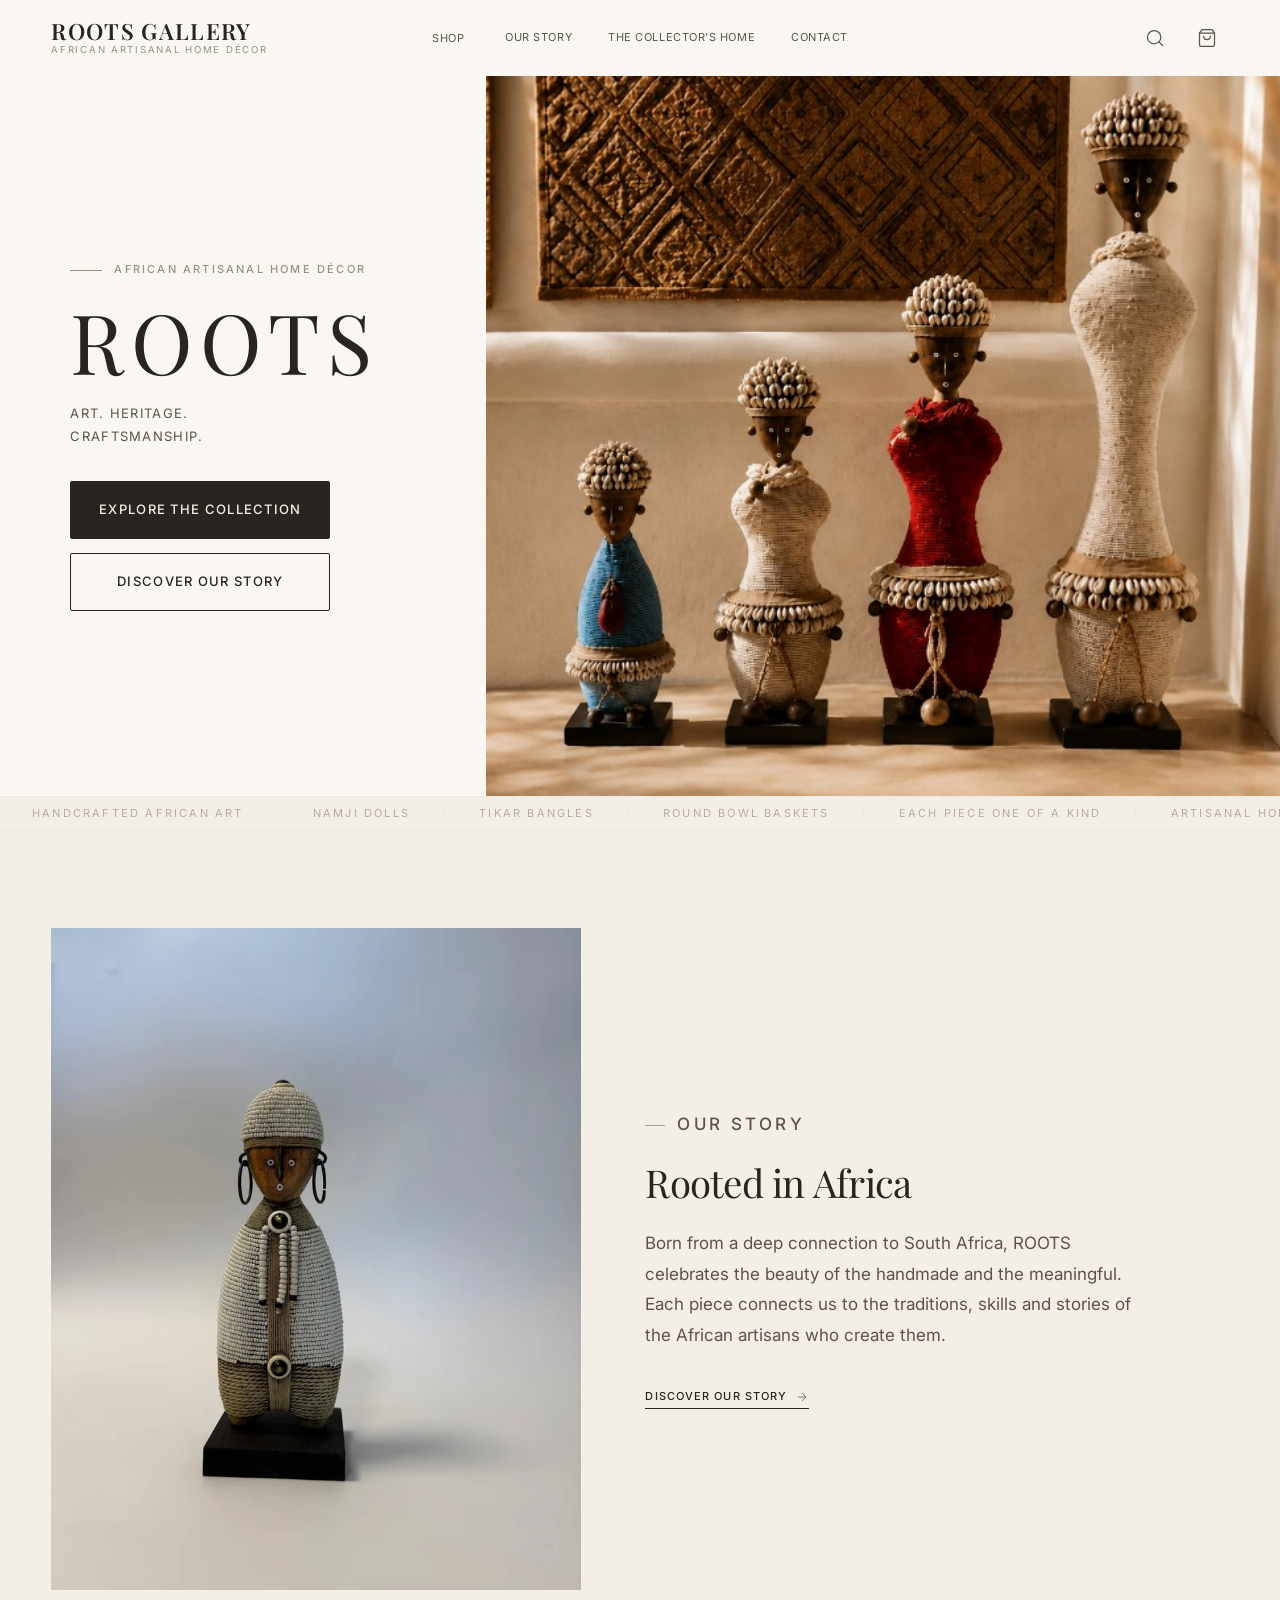
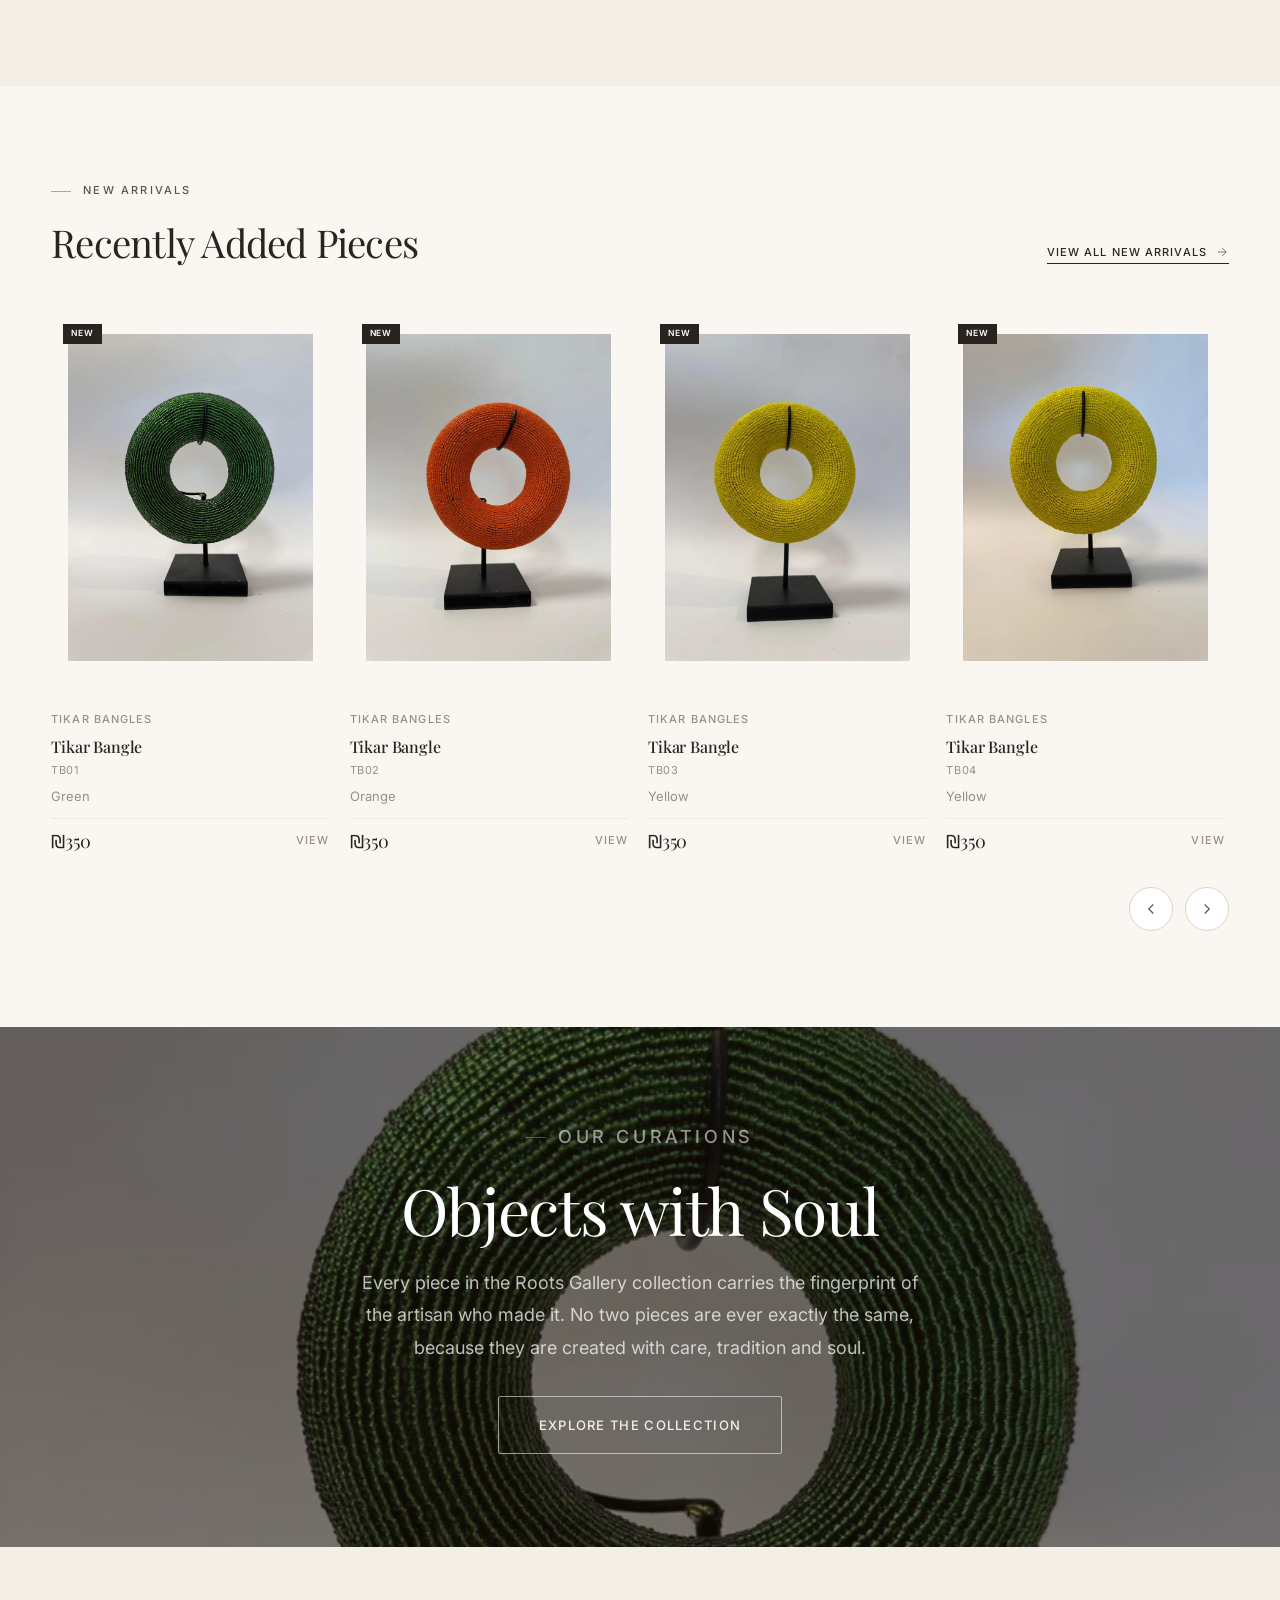
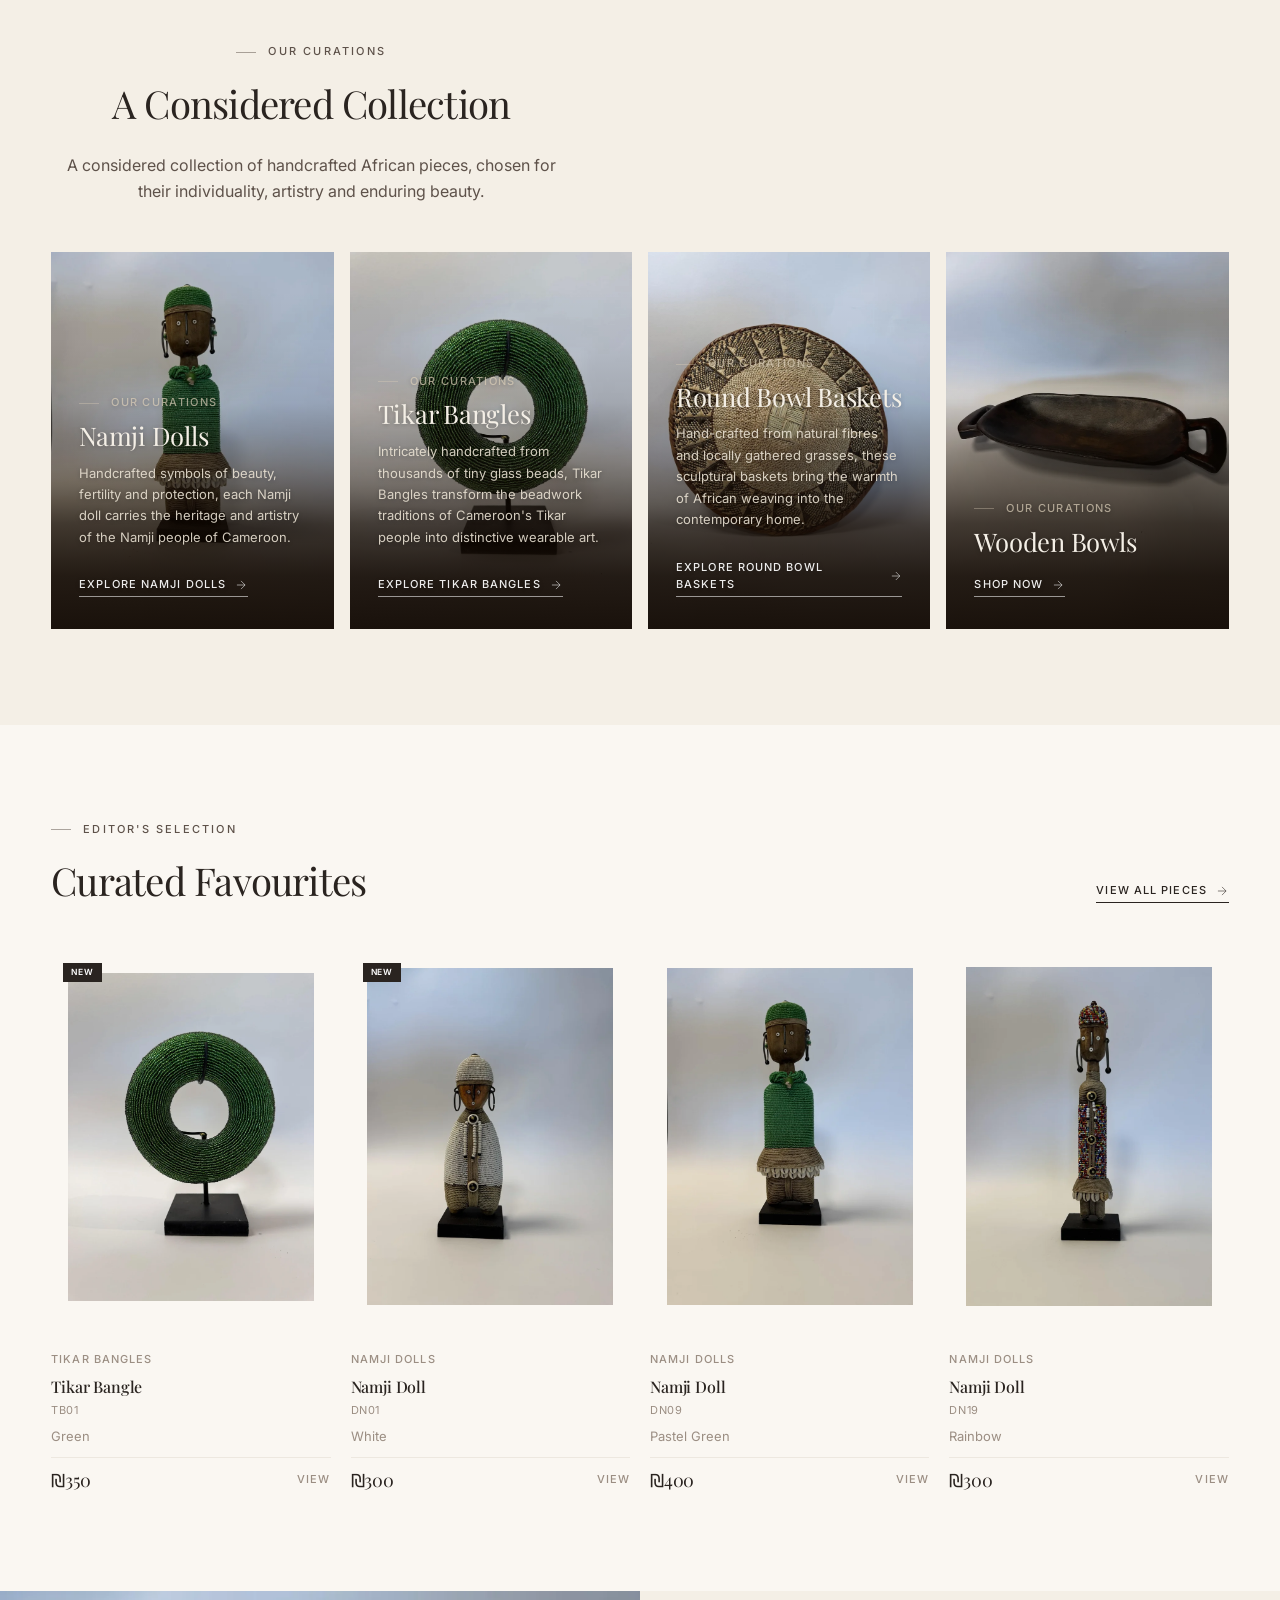
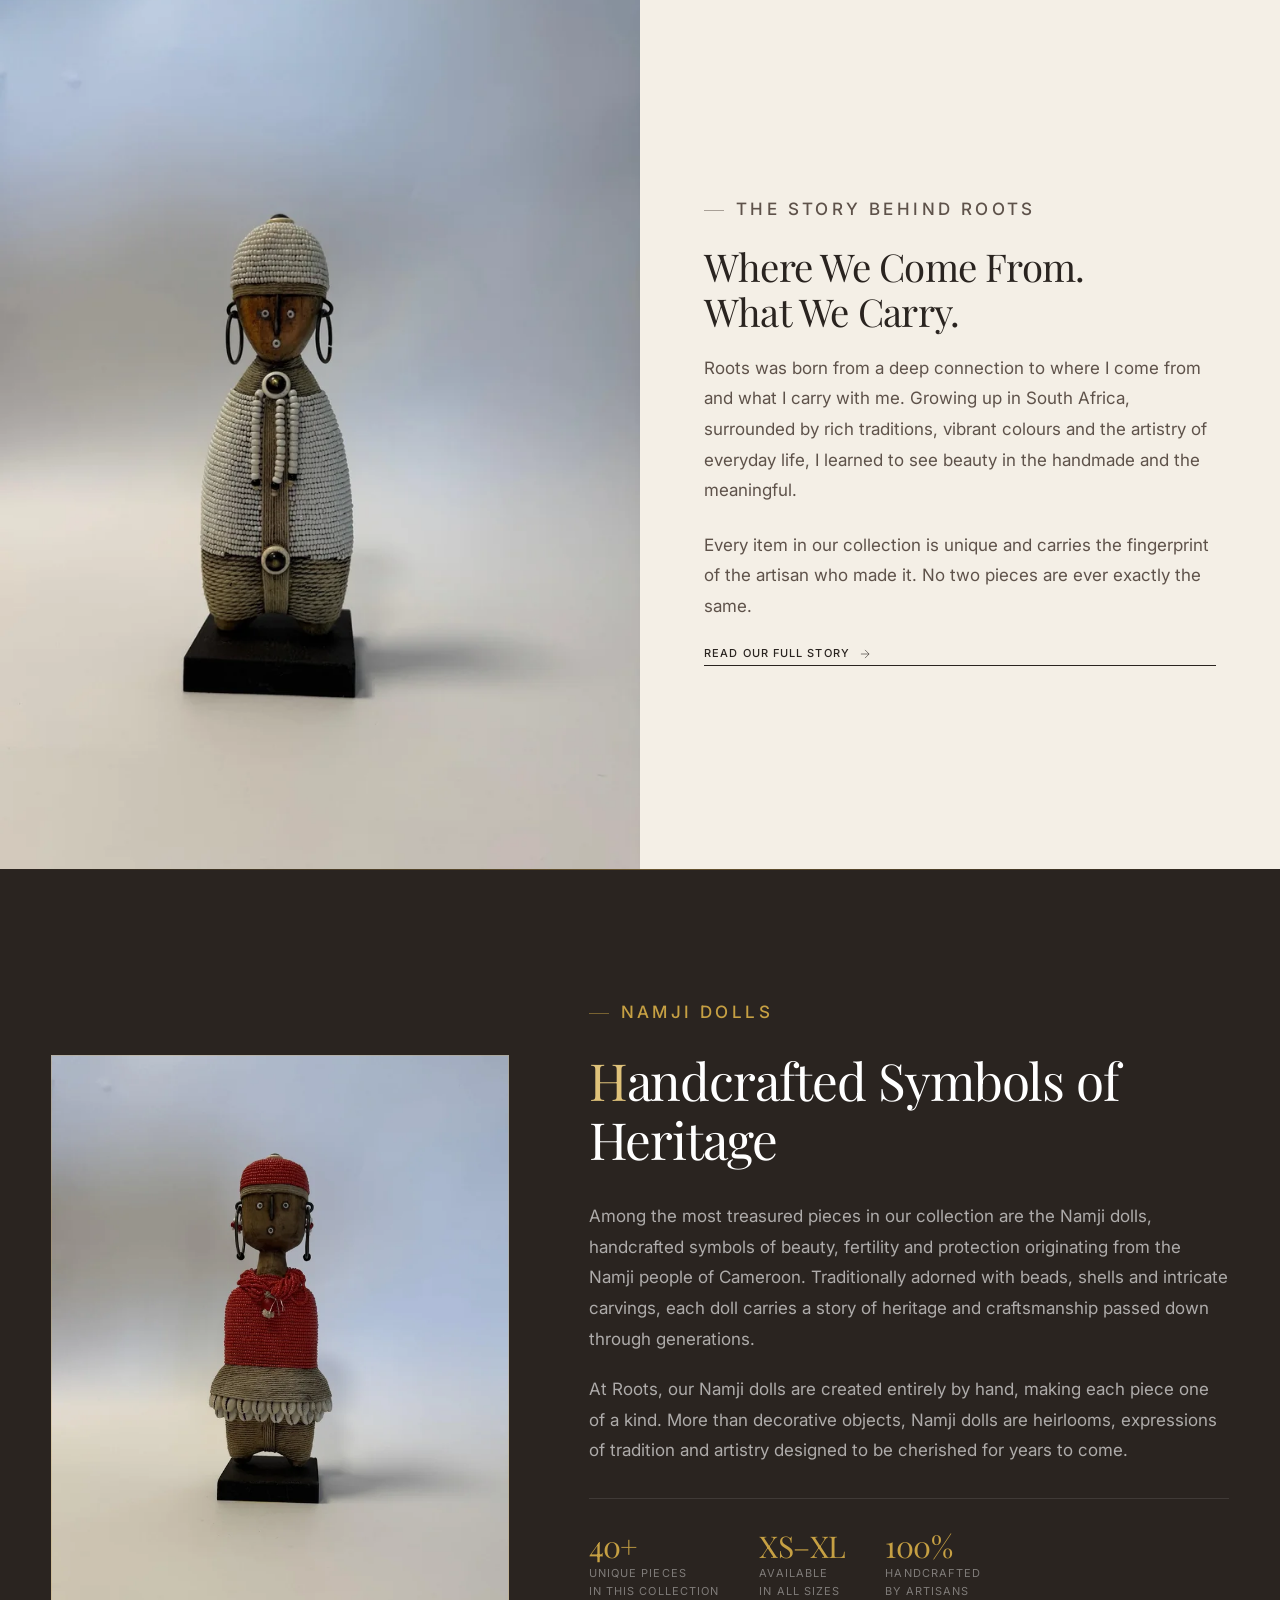
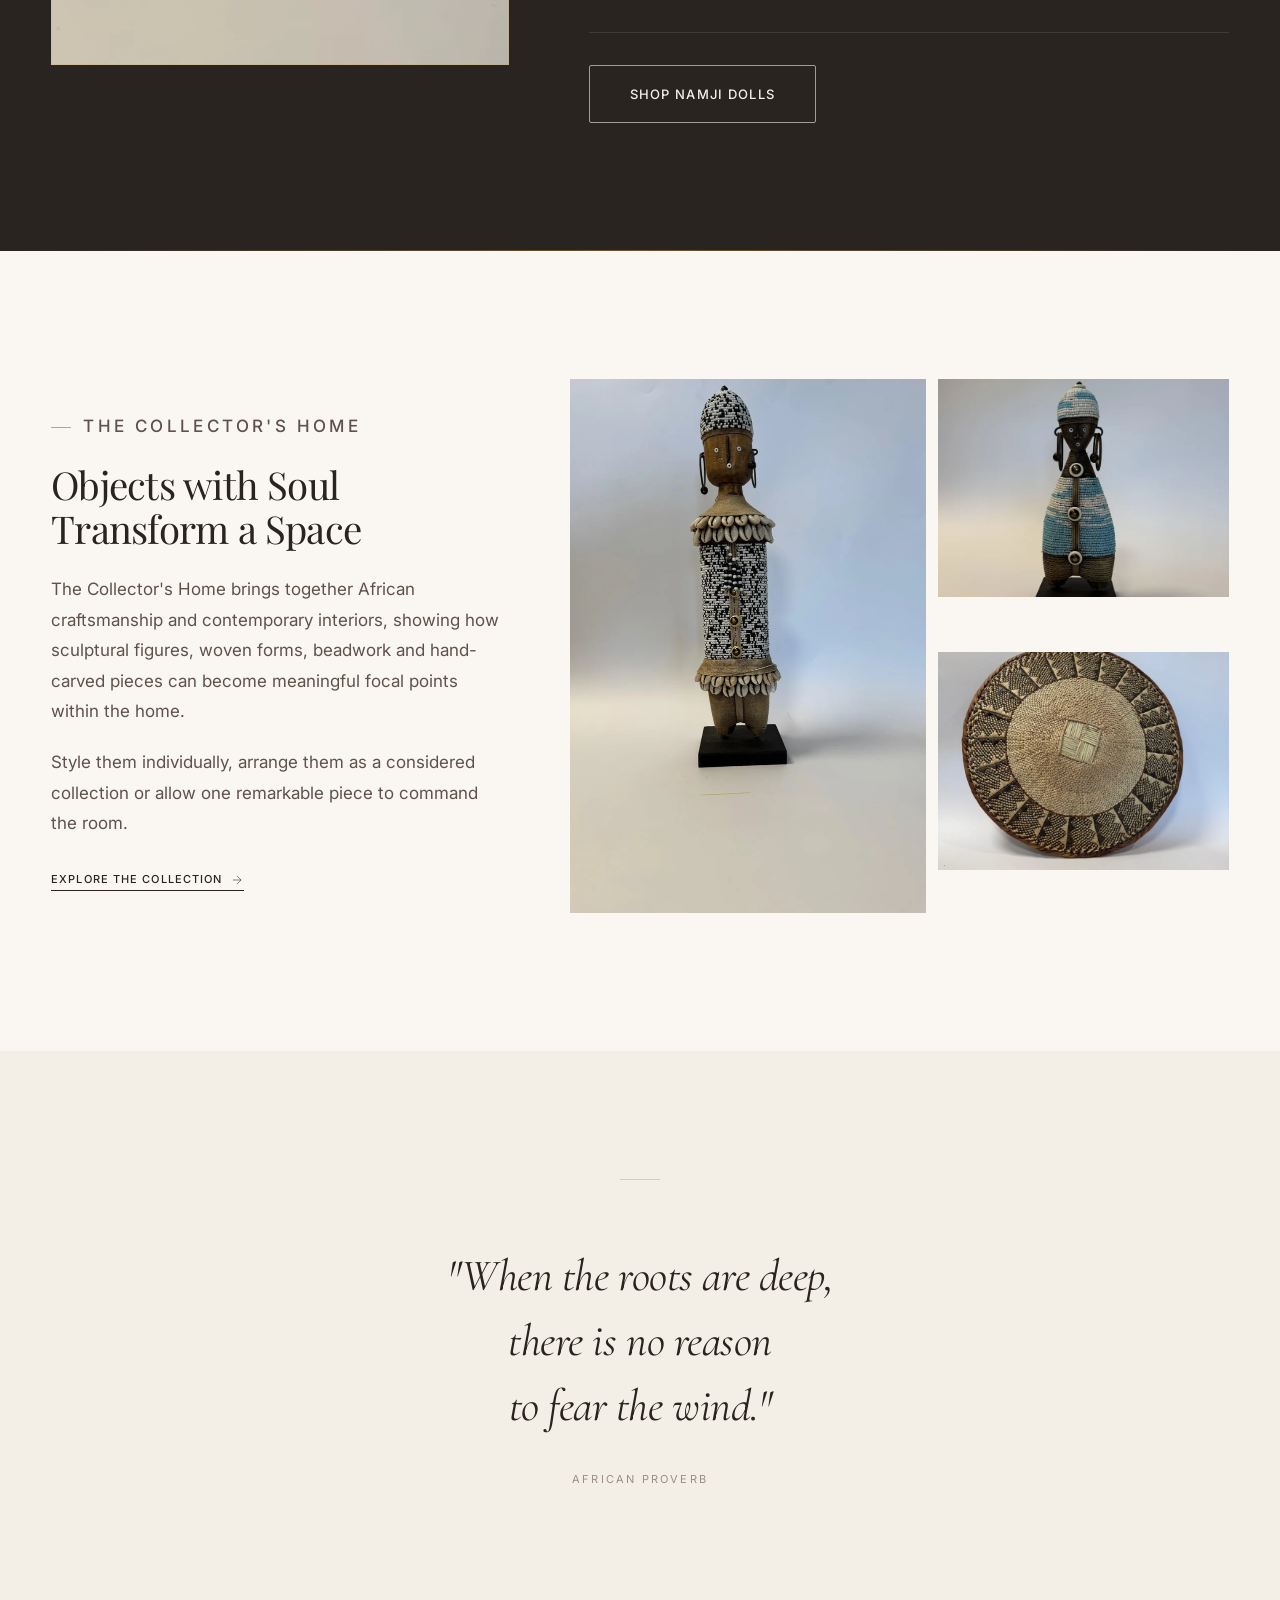
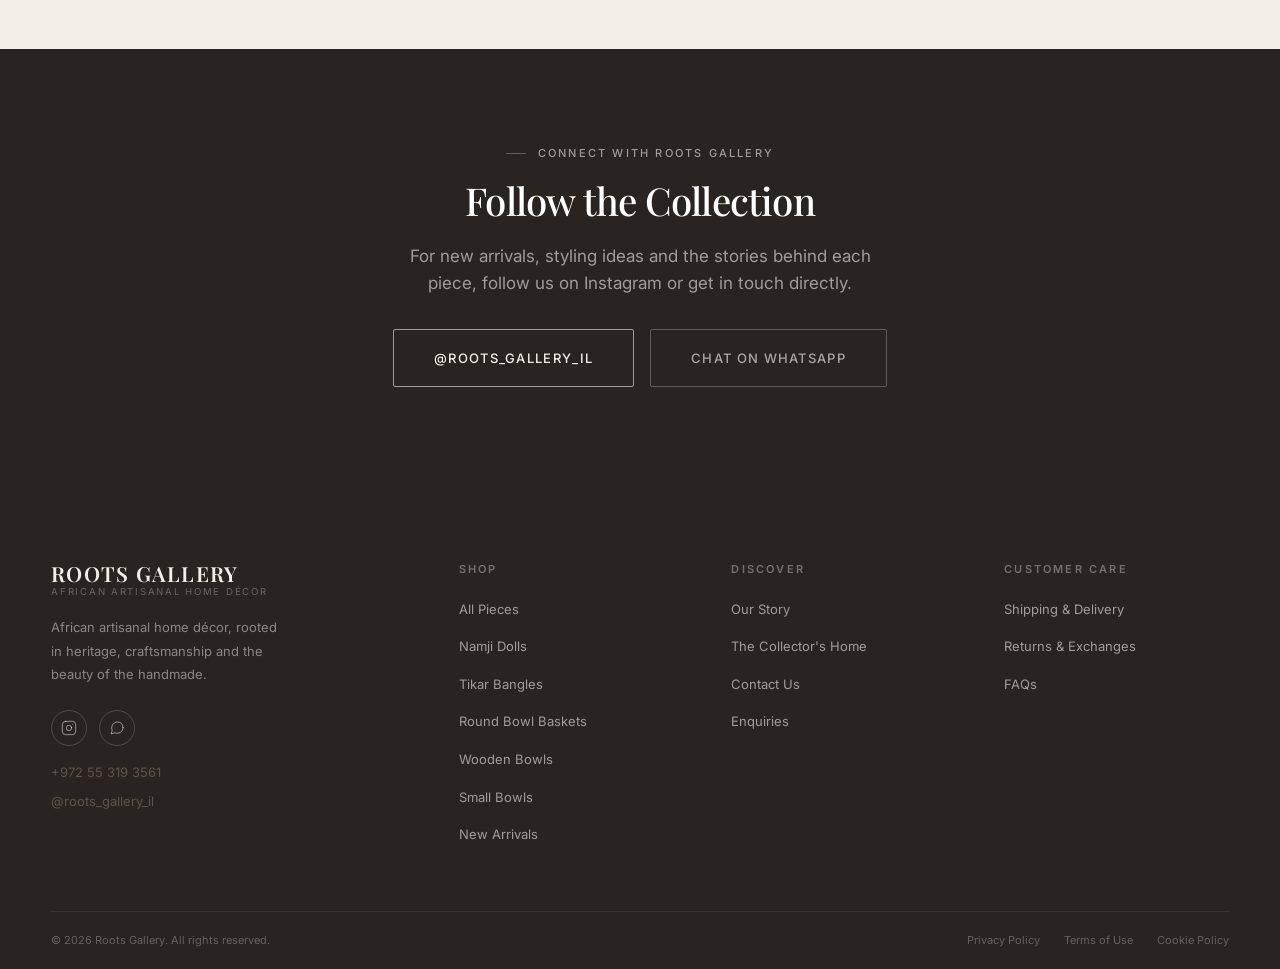
<file: index.html>
<!DOCTYPE html>
<html lang="en">
<head>
  <meta charset="UTF-8">
  <meta name="viewport" content="width=device-width, initial-scale=1.0">
  <meta name="description" content="Discover handcrafted African art and artisanal home d&#233;cor from ROOTS, including Namji dolls, Tikar bangles, woven baskets and distinctive collectable pieces.">
  <meta name="theme-color" content="#FAF7F2">
  <title>ROOTS | African Artisanal Home D&#233;cor</title>

  <!-- Open Graph -->
  <meta property="og:title" content="ROOTS | African Artisanal Home D&#233;cor">
  <meta property="og:description" content="ROOTS curates handcrafted African art and artisanal home d&#233;cor. Namji dolls, Tikar bangles, Round Bowl Baskets and more, each carrying the individuality of the artisan who created it.">
  <meta property="og:type" content="website">
  <meta property="og:image" content="assets/products/winter-2026/dn09.webp">

  <link rel="stylesheet" href="css/main.css">
  <link rel="icon" href="data:image/svg+xml,<svg xmlns='http://www.w3.org/2000/svg' viewBox='0 0 100 100'><text y='.9em' font-size='90'>🪆</text></svg>">
</head>
<body data-page="home">

  <!-- ─── MAIN CONTENT ─── -->
  <main>

    <!-- ═══════════════════════════════════════════════
         HERO
    ═══════════════════════════════════════════════ -->
    <section class="hero" aria-label="Hero">

      <!-- Left: copy panel on warm neutral background -->
      <div class="hero-copy">
        <p class="hero-eyebrow">African artisanal home d&#233;cor</p>
        <h1 class="hero-title">ROOTS</h1>
        <p class="hero-subtitle">Art. Heritage. Craftsmanship.</p>
        <div class="hero-actions">
          <a href="shop.html" class="btn btn-primary btn-lg">Explore the Collection</a>
          <a href="about.html" class="btn btn-outline btn-lg">Discover Our Story</a>
        </div>
      </div>

      <!-- Right: image panel — heroimage displayed as a framed image element -->
      <div class="hero-media">
        <img
          src="assets/heroimage.png"
          alt="Four handcrafted Namji dolls of varying heights displayed on a warm contemporary console, with African textile wall art above and a blurred ceramic vase to the right"
          fetchpriority="high"
          decoding="async"
          width="1680" height="1120"
        >
      </div>

    </section>

    <!-- ═══════════════════════════════════════════════
         MARQUEE STRIP
    ═══════════════════════════════════════════════ -->
    <div class="marquee-strip" aria-hidden="true">
      <!-- JS (initMarquee) duplicates this content once for seamless loop -->
      <div class="marquee-track">
        <span>Handcrafted African Art</span>
        <span class="sep">·</span>
        <span>Namji Dolls</span>
        <span class="sep">·</span>
        <span>Tikar Bangles</span>
        <span class="sep">·</span>
        <span>Round Bowl Baskets</span>
        <span class="sep">·</span>
        <span>Each Piece One of a Kind</span>
        <span class="sep">·</span>
        <span>Artisanal Home D&#233;cor</span>
        <span class="sep">·</span>
        <span>Rooted in African Heritage</span>
        <span class="sep">·</span>
      </div>
    </div>

    <!-- ═══════════════════════════════════════════════
         BRAND INTRODUCTION
    ═══════════════════════════════════════════════ -->
    <section class="section section-warm" aria-labelledby="brand-intro-heading">
      <div class="container container--wide">
        <div class="brand-intro-split">

          <div class="brand-intro-image fade-in">
            <img
              src="assets/products/winter-2026/dn01.webp"
              alt="Namji doll with beadwork and natural materials, handcrafted in the African tradition"
              loading="lazy"
              width="800" height="1067"
            >
          </div>

          <div class="brand-intro-text">
            <p class="subheading fade-up">Our Story</p>
            <h2 id="brand-intro-heading" class="fade-up delay-1">Rooted in Africa</h2>
            <p class="fade-up delay-2">Born from a deep connection to South Africa, ROOTS celebrates the beauty of the handmade and the meaningful. Each piece connects us to the traditions, skills and stories of the African artisans who create them.</p>
            <a href="about.html" class="text-link fade-up delay-3">
              Discover Our Story
              <svg xmlns="http://www.w3.org/2000/svg" viewBox="0 0 24 24" fill="none" stroke="currentColor"><line x1="5" y1="12" x2="19" y2="12"/><polyline points="12 5 19 12 12 19"/></svg>
            </a>
          </div>

        </div>
      </div>
    </section>

    <!-- ═══════════════════════════════════════════════
         NEW ARRIVALS
    ═══════════════════════════════════════════════ -->
    <section class="section" aria-labelledby="new-arrivals-heading">
      <div class="container container--wide">

        <div class="section-header">
          <div class="section-header-left">
            <p class="subheading fade-up">New Arrivals</p>
            <h2 id="new-arrivals-heading" class="fade-up delay-1">Recently Added Pieces</h2>
          </div>
          <a href="shop.html?filter=new" class="text-link fade-up delay-2">
            View all new arrivals
            <svg xmlns="http://www.w3.org/2000/svg" viewBox="0 0 24 24" fill="none" stroke="currentColor"><line x1="5" y1="12" x2="19" y2="12"/><polyline points="12 5 19 12 12 19"/></svg>
          </a>
        </div>

        <!-- Carousel -->
        <div class="carousel-wrapper" data-carousel>
          <div class="carousel-track" id="new-arrivals-track" aria-label="New arrivals">
            <!-- Populated by main.js -->
          </div>
          <div class="carousel-nav">
            <button class="carousel-btn" data-carousel-prev aria-label="Previous products">
              <svg xmlns="http://www.w3.org/2000/svg" viewBox="0 0 24 24" fill="none" stroke="currentColor" stroke-width="1.5"><polyline points="15 18 9 12 15 6"/></svg>
            </button>
            <button class="carousel-btn" data-carousel-next aria-label="Next products">
              <svg xmlns="http://www.w3.org/2000/svg" viewBox="0 0 24 24" fill="none" stroke="currentColor" stroke-width="1.5"><polyline points="9 18 15 12 9 6"/></svg>
            </button>
          </div>
        </div>

      </div>
    </section>

    <!-- ═══════════════════════════════════════════════
         EDITORIAL — AFRICAN CRAFTSMANSHIP
    ═══════════════════════════════════════════════ -->
    <section class="editorial-banner" aria-labelledby="editorial-heading">
      <img
        src="assets/products/winter-2026/tb01.webp"
        alt="Green Tikar Bangle, TB01, intricately beaded and handcrafted"
        class="editorial-banner-image"
        loading="lazy"
        width="800" height="1067"
        style="object-position:center 30%;"
      >
      <div class="editorial-banner-overlay"></div>
      <div class="editorial-banner-content">
        <p class="subheading">Our Curations</p>
        <h2 id="editorial-heading">Objects with Soul</h2>
        <p>Every piece in the Roots Gallery collection carries the fingerprint of the artisan who made it. No two pieces are ever exactly the same, because they are created with care, tradition and soul.</p>
        <a href="shop.html" class="btn btn-outline-light btn-lg">Explore the Collection</a>
      </div>
    </section>

    <!-- ═══════════════════════════════════════════════
         OUR CURATIONS — CATEGORY GRID
    ═══════════════════════════════════════════════ -->
    <section class="section section-warm" aria-labelledby="categories-heading">
      <div class="container container--wide">

        <div class="section-header section-center">
          <div class="section-header-left">
            <p class="subheading fade-up">Our Curations</p>
            <h2 id="categories-heading" class="fade-up delay-1">A Considered Collection</h2>
            <p class="fade-up delay-2" style="max-width:52ch;margin:var(--s4) auto 0;color:var(--text-2);">A considered collection of handcrafted African pieces, chosen for their individuality, artistry and enduring beauty.</p>
          </div>
        </div>

        <div class="category-grid">

          <a href="shop.html?category=namji-dolls" class="category-card fade-up" aria-label="Shop Namji Dolls">
            <img
              src="assets/products/winter-2026/dn09.webp"
              alt="Handcrafted Namji doll with individual adornment, symbol of beauty, fertility and protection"
              loading="lazy" width="800" height="1067"
            >
            <div class="category-card-overlay"></div>
            <div class="category-card-content">
              <p class="subheading">Our Curations</p>
              <h3>Namji Dolls</h3>
              <p class="category-card-desc">Handcrafted symbols of beauty, fertility and protection, each Namji doll carries the heritage and artistry of the Namji people of Cameroon.</p>
              <span class="text-link">
                Explore Namji Dolls
                <svg xmlns="http://www.w3.org/2000/svg" viewBox="0 0 24 24" fill="none" stroke="currentColor"><line x1="5" y1="12" x2="19" y2="12"/><polyline points="12 5 19 12 12 19"/></svg>
              </span>
            </div>
          </a>

          <a href="shop.html?category=tikar-bangles" class="category-card fade-up delay-1" aria-label="Shop Tikar Bangles">
            <img
              src="assets/products/winter-2026/tb01.webp"
              alt="Beaded Tikar bangle displayed, handcrafted from thousands of tiny glass beads"
              loading="lazy" width="800" height="1067"
            >
            <div class="category-card-overlay"></div>
            <div class="category-card-content">
              <p class="subheading">Our Curations</p>
              <h3>Tikar Bangles</h3>
              <p class="category-card-desc">Intricately handcrafted from thousands of tiny glass beads, Tikar Bangles transform the beadwork traditions of Cameroon's Tikar people into distinctive wearable art.</p>
              <span class="text-link">
                Explore Tikar Bangles
                <svg xmlns="http://www.w3.org/2000/svg" viewBox="0 0 24 24" fill="none" stroke="currentColor"><line x1="5" y1="12" x2="19" y2="12"/><polyline points="12 5 19 12 12 19"/></svg>
              </span>
            </div>
          </a>

          <a href="shop.html?category=round-bowl-baskets" class="category-card fade-up delay-2" aria-label="Shop Round Bowl Baskets">
            <img
              src="assets/products/winter-2026/bt01.webp"
              alt="Handwoven African round bowl basket, natural fibres and locally gathered grasses"
              loading="lazy" width="800" height="1067"
            >
            <div class="category-card-overlay"></div>
            <div class="category-card-content">
              <p class="subheading">Our Curations</p>
              <h3>Round Bowl Baskets</h3>
              <p class="category-card-desc">Hand-crafted from natural fibres and locally gathered grasses, these sculptural baskets bring the warmth of African weaving into the contemporary home.</p>
              <span class="text-link">
                Explore Round Bowl Baskets
                <svg xmlns="http://www.w3.org/2000/svg" viewBox="0 0 24 24" fill="none" stroke="currentColor"><line x1="5" y1="12" x2="19" y2="12"/><polyline points="12 5 19 12 12 19"/></svg>
              </span>
            </div>
          </a>

          <a href="shop.html?category=wooden-bowls" class="category-card fade-up delay-3" aria-label="Shop Wooden Bowls">
            <img
              src="assets/products/winter-2026/w03.webp"
              alt="Wooden Bowl, style W03"
              loading="lazy" width="800" height="1067"
            >
            <div class="category-card-overlay"></div>
            <div class="category-card-content">
              <p class="subheading">Our Curations</p>
              <h3>Wooden Bowls</h3>
              <span class="text-link">
                Shop now
                <svg xmlns="http://www.w3.org/2000/svg" viewBox="0 0 24 24" fill="none" stroke="currentColor"><line x1="5" y1="12" x2="19" y2="12"/><polyline points="12 5 19 12 12 19"/></svg>
              </span>
            </div>
          </a>

        </div>
      </div>
    </section>

    <!-- ═══════════════════════════════════════════════
         FEATURED PRODUCTS
    ═══════════════════════════════════════════════ -->
    <section class="section" aria-labelledby="featured-heading">
      <div class="container container--wide">

        <div class="section-header">
          <div class="section-header-left">
            <p class="subheading fade-up">Editor's Selection</p>
            <h2 id="featured-heading" class="fade-up delay-1">Curated Favourites</h2>
          </div>
          <a href="shop.html?filter=featured" class="text-link fade-up delay-2">
            View all pieces
            <svg xmlns="http://www.w3.org/2000/svg" viewBox="0 0 24 24" fill="none" stroke="currentColor"><line x1="5" y1="12" x2="19" y2="12"/><polyline points="12 5 19 12 12 19"/></svg>
          </a>
        </div>

        <div class="products-grid" id="featured-grid" aria-label="Featured products">
          <!-- Populated by main.js -->
        </div>

      </div>
    </section>

    <!-- ═══════════════════════════════════════════════
         EDITORIAL SPLIT — ROOTS STORY
    ═══════════════════════════════════════════════ -->
    <section class="editorial-split" aria-label="The story behind Roots Gallery">
      <div class="editorial-split-image">
        <img
          src="assets/products/winter-2026/dn01.webp"
          alt="Namji Doll, style DN01, handcrafted with beadwork and natural materials"
          loading="lazy"
          width="800" height="1067"
        >
      </div>
      <div class="editorial-split-content">
        <p class="subheading fade-up">The Story Behind Roots</p>
        <h2 class="fade-up delay-1">Where We Come From.<br>What We Carry.</h2>
        <p class="fade-up delay-2">Roots was born from a deep connection to where I come from and what I carry with me. Growing up in South Africa, surrounded by rich traditions, vibrant colours and the artistry of everyday life, I learned to see beauty in the handmade and the meaningful.</p>
        <p class="fade-up delay-3" style="color:var(--text-2);font-size:var(--fs-md);">Every item in our collection is unique and carries the fingerprint of the artisan who made it. No two pieces are ever exactly the same.</p>
        <a href="about.html" class="text-link fade-up delay-4">
          Read our full story
          <svg xmlns="http://www.w3.org/2000/svg" viewBox="0 0 24 24" fill="none" stroke="currentColor"><line x1="5" y1="12" x2="19" y2="12"/><polyline points="12 5 19 12 12 19"/></svg>
        </a>
      </div>
    </section>

    <!-- ═══════════════════════════════════════════════
         NAMJI DOLLS FEATURE
    ═══════════════════════════════════════════════ -->
    <section class="story-block" aria-labelledby="story-heading">
      <div class="container container--wide">
        <div class="story-block-inner">

          <div class="story-block-image fade-in">
            <img
              src="assets/products/winter-2026/dn14.webp"
              alt="Namji Doll, style DN14, individually adorned with beads and shells"
              loading="lazy"
              width="800" height="1067"
            >
          </div>

          <div class="story-block-content">
            <p class="subheading">Namji Dolls</p>
            <h2 id="story-heading" class="fade-up">Handcrafted Symbols of Heritage</h2>
            <p class="fade-up delay-1">Among the most treasured pieces in our collection are the Namji dolls, handcrafted symbols of beauty, fertility and protection originating from the Namji people of Cameroon. Traditionally adorned with beads, shells and intricate carvings, each doll carries a story of heritage and craftsmanship passed down through generations.</p>
            <p class="fade-up delay-2">At Roots, our Namji dolls are created entirely by hand, making each piece one of a kind. More than decorative objects, Namji dolls are heirlooms, expressions of tradition and artistry designed to be cherished for years to come.</p>

            <div class="story-stats fade-up delay-3">
              <div class="story-stat">
                <span class="story-stat-number">40+</span>
                <span class="story-stat-label">Unique pieces<br>in this collection</span>
              </div>
              <div class="story-stat">
                <span class="story-stat-number">XS–XL</span>
                <span class="story-stat-label">Available<br>in all sizes</span>
              </div>
              <div class="story-stat">
                <span class="story-stat-number">100%</span>
                <span class="story-stat-label">Handcrafted<br>by artisans</span>
              </div>
            </div>

            <a href="shop.html?category=namji-dolls" class="btn btn-outline-light btn-lg fade-up delay-4">Shop Namji Dolls</a>
          </div>

        </div>
      </div>
    </section>

    <!-- ═══════════════════════════════════════════════
         THE COLLECTOR'S HOME
    ═══════════════════════════════════════════════ -->
    <section class="collectors-home-section" id="collectors-home" aria-labelledby="collectors-home-heading">
      <div class="container container--wide">
        <div class="collectors-home-inner">

          <!-- Text content: sticky on desktop, stacked on mobile -->
          <div class="collectors-home-text">
            <p class="subheading fade-up">The Collector's Home</p>
            <h2 id="collectors-home-heading" class="fade-up delay-1">Objects with Soul Transform a Space</h2>
            <p class="fade-up delay-2">The Collector's Home brings together African craftsmanship and contemporary interiors, showing how sculptural figures, woven forms, beadwork and hand-carved pieces can become meaningful focal points within the home.</p>
            <p class="fade-up delay-3">Style them individually, arrange them as a considered collection or allow one remarkable piece to command the room.</p>
            <a href="shop.html" class="text-link fade-up delay-4">
              Explore the Collection
              <svg xmlns="http://www.w3.org/2000/svg" viewBox="0 0 24 24" fill="none" stroke="currentColor"><line x1="5" y1="12" x2="19" y2="12"/><polyline points="12 5 19 12 12 19"/></svg>
            </a>
          </div>

          <!-- Asymmetric editorial image gallery -->
          <div class="collectors-gallery fade-in">

            <!-- Primary: tall portrait — main statement piece -->
            <!-- TODO: Replace with lifestyle-collectors-home-1.webp when available -->
            <div class="collectors-gallery-main">
              <img
                src="assets/products/winter-2026/dn22.webp"
                alt="Namji dolls styled in a contemporary interior as a considered collection"
                loading="lazy"
                width="800" height="1067"
              >
            </div>

            <!-- Secondary top: companion piece -->
            <!-- TODO: Replace with lifestyle-collectors-home-2.webp when available -->
            <div class="collectors-gallery-secondary">
              <img
                src="assets/products/winter-2026/dn05.webp"
                alt="Handcrafted Namji doll as a focal point in a warm interior"
                loading="lazy"
                width="800" height="1067"
              >
            </div>

            <!-- Secondary bottom: different material, textile accent -->
            <div class="collectors-gallery-secondary">
              <img
                src="assets/products/winter-2026/bt01.webp"
                alt="Handwoven African round bowl basket styled as a table centrepiece"
                loading="lazy"
                width="800" height="1067"
              >
            </div>

          </div>

        </div>
      </div>
    </section>

    <!-- ═══════════════════════════════════════════════
         AFRICAN PROVERB FEATURE
    ═══════════════════════════════════════════════ -->
    <section class="proverb-section" aria-label="African proverb">
      <div class="container container--narrow">
        <blockquote>
          <p class="proverb-quote fade-up">"When the roots are deep,<br>there is no reason<br>to fear the wind."</p>
          <cite class="proverb-cite fade-up delay-1">African Proverb</cite>
        </blockquote>
      </div>
    </section>

    <!-- ═══════════════════════════════════════════════
         CONTACT / INSTAGRAM CTA
    ═══════════════════════════════════════════════ -->
    <section class="section section-dark" aria-labelledby="contact-cta-heading" style="text-align:center;">
      <div class="container container--narrow">
        <p class="subheading fade-up" style="margin-bottom:var(--s4);">Connect with Roots Gallery</p>
        <h2 id="contact-cta-heading" class="fade-up delay-1" style="color:var(--white);font-size:clamp(var(--fs-2xl),3vw,var(--fs-5xl));margin-bottom:var(--s5);">Follow the Collection</h2>
        <p class="fade-up delay-2" style="font-size:var(--fs-md);color:rgba(255,255,255,0.55);max-width:44ch;margin:0 auto var(--s8);">For new arrivals, styling ideas and the stories behind each piece, follow us on Instagram or get in touch directly.</p>
        <div style="display:flex;gap:var(--s4);justify-content:center;flex-wrap:wrap;" class="fade-up delay-3">
          <a href="https://www.instagram.com/roots_gallery_il/" target="_blank" rel="noopener noreferrer" class="btn btn-outline-light btn-lg">@roots_gallery_il</a>
          <a href="https://wa.me/972553193561" target="_blank" rel="noopener noreferrer" class="btn btn-ghost btn-lg" style="border-color:rgba(255,255,255,0.25);color:rgba(255,255,255,0.6);">Chat on WhatsApp</a>
        </div>
      </div>
    </section>

  </main>
  <!-- ─── END MAIN ─── -->

  <!-- Scripts (order matters) -->
  <script src="js/products.js"></script>
  <script src="js/cart.js"></script>
  <script src="js/components.js"></script>
  <script src="js/main.js"></script>
</body>
</html>
</file>
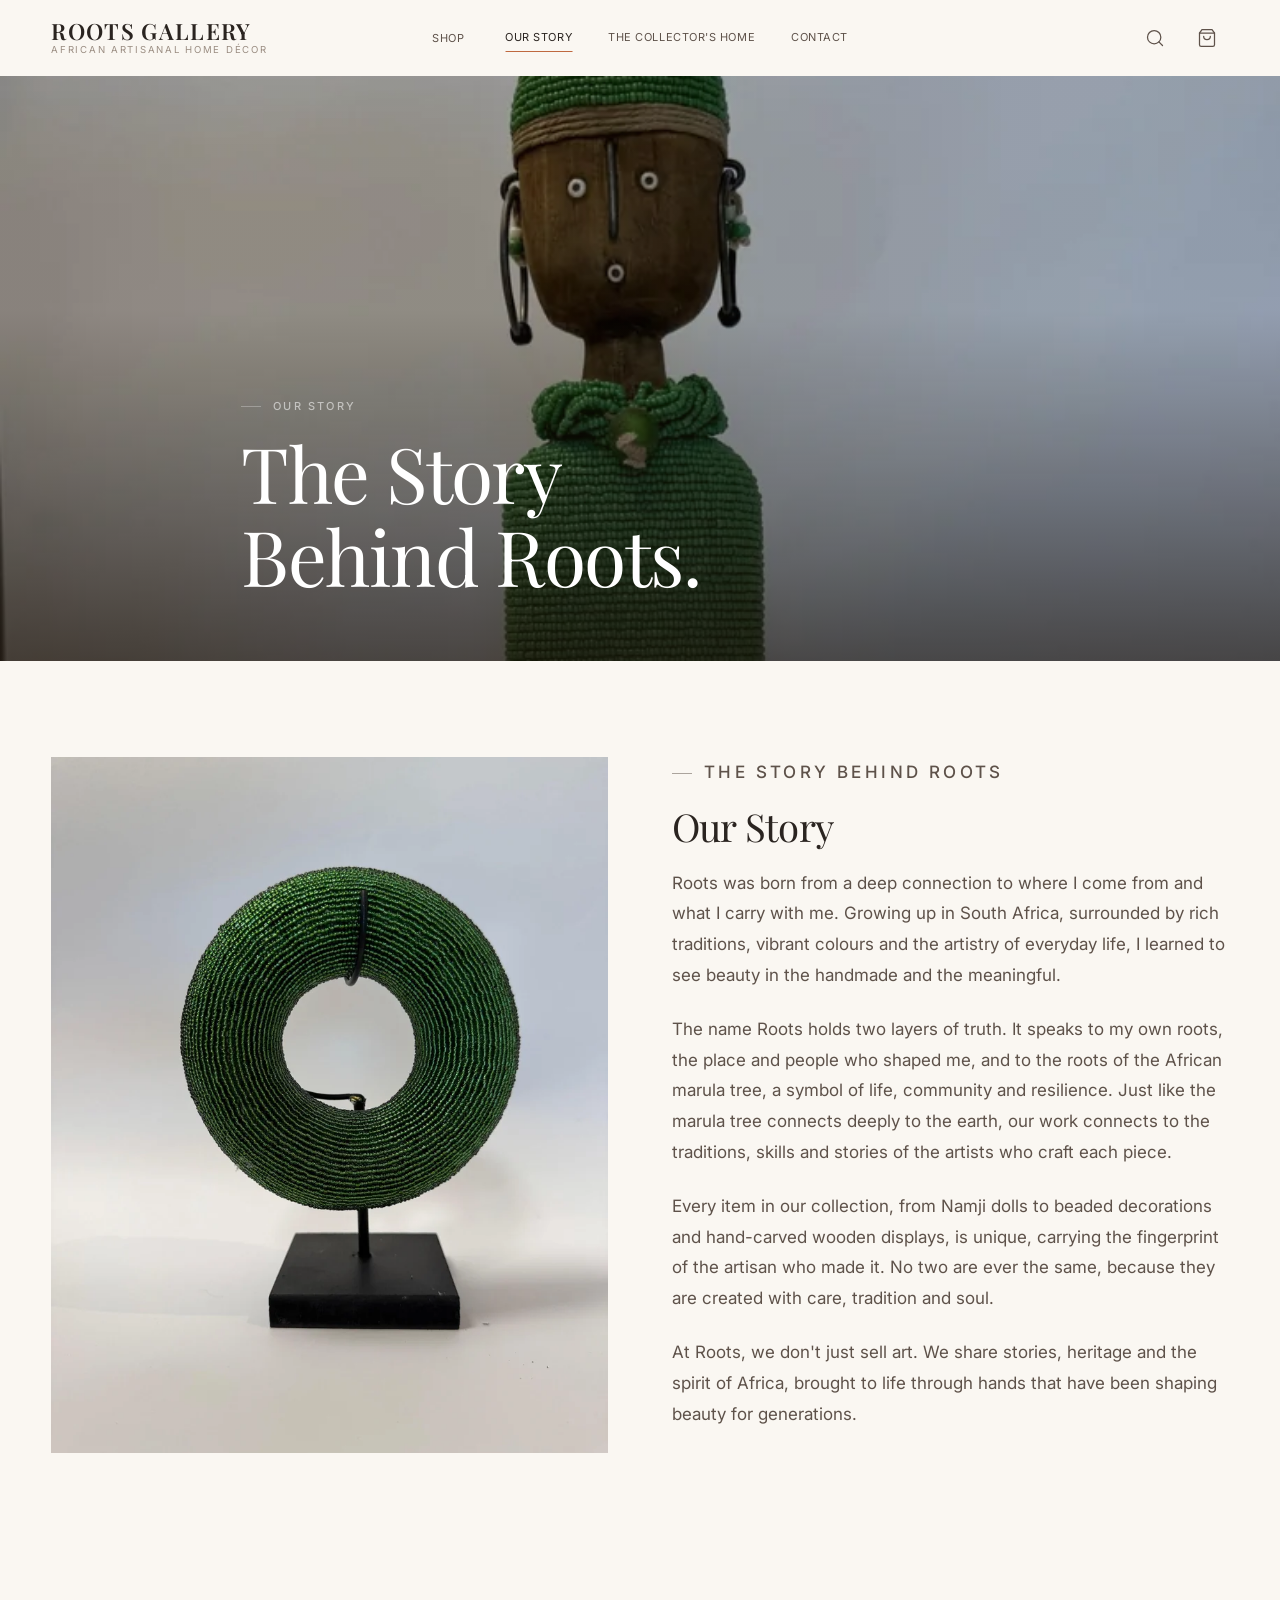
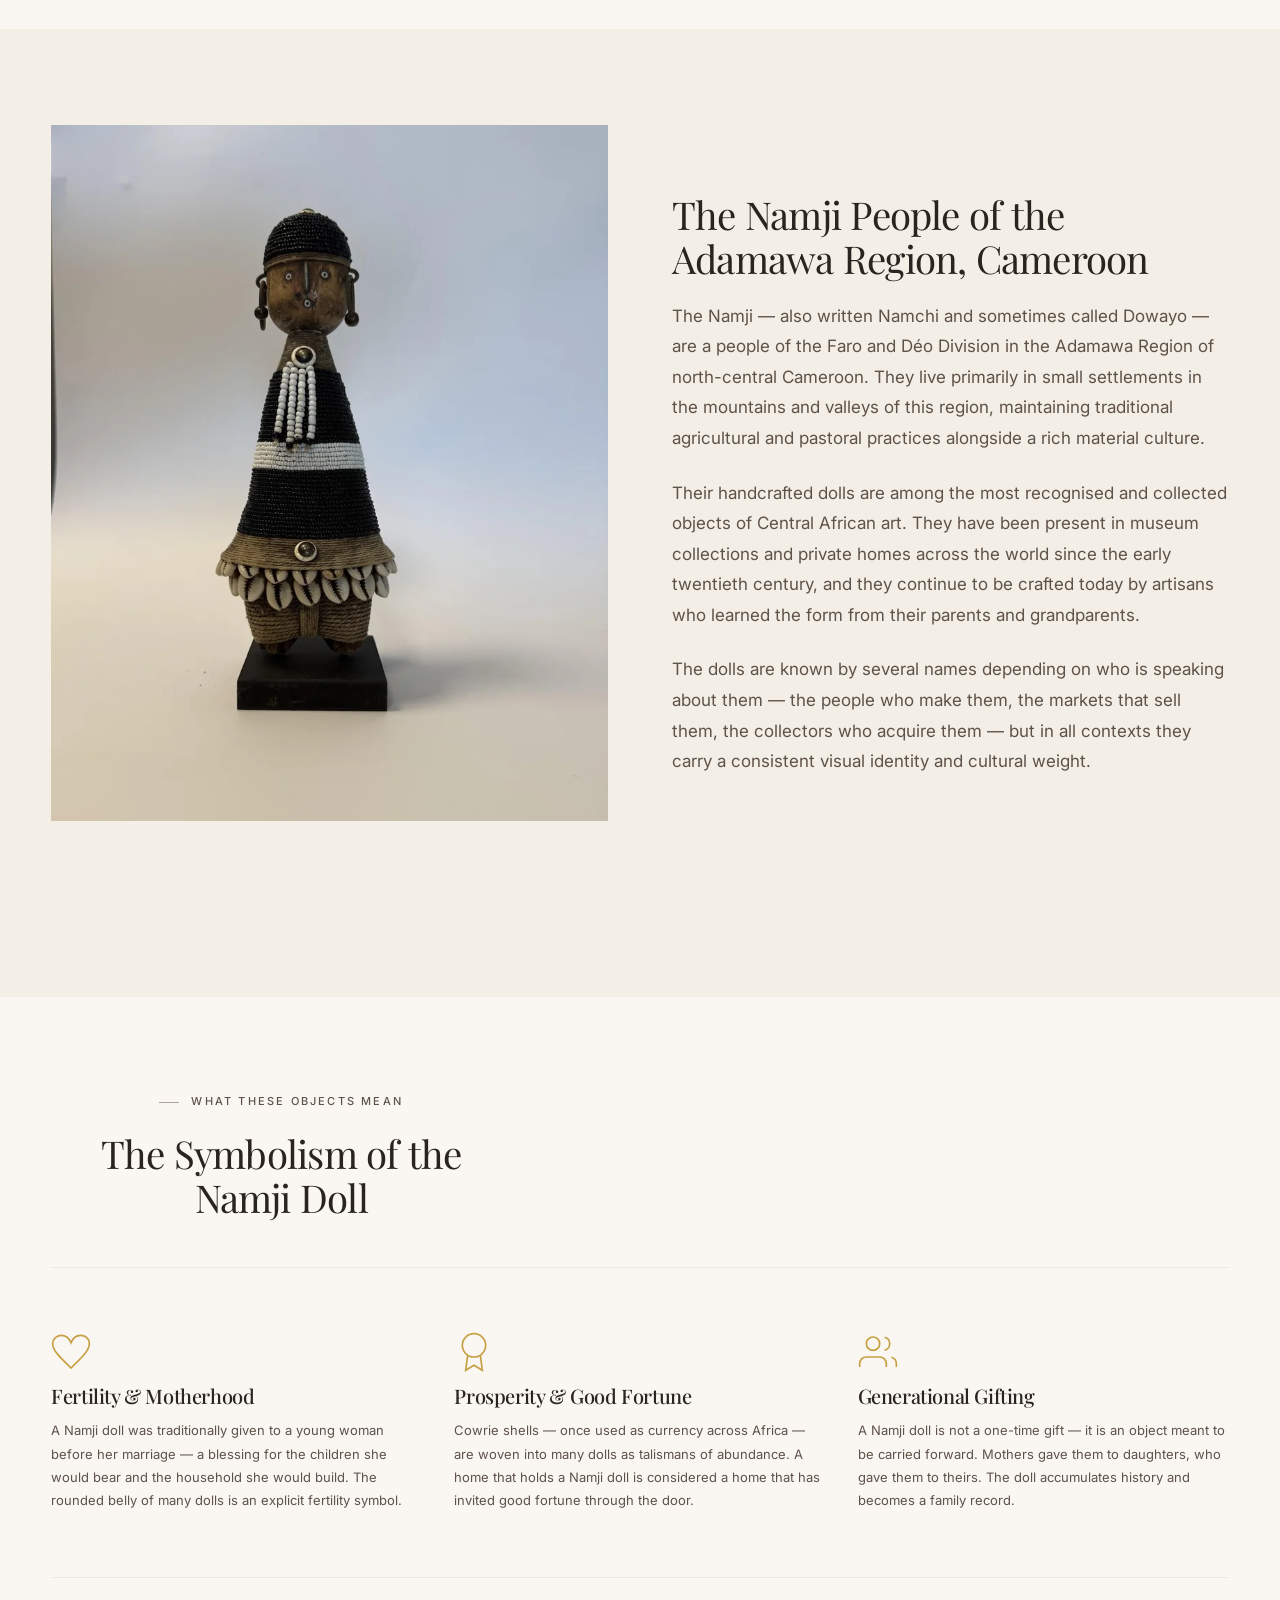
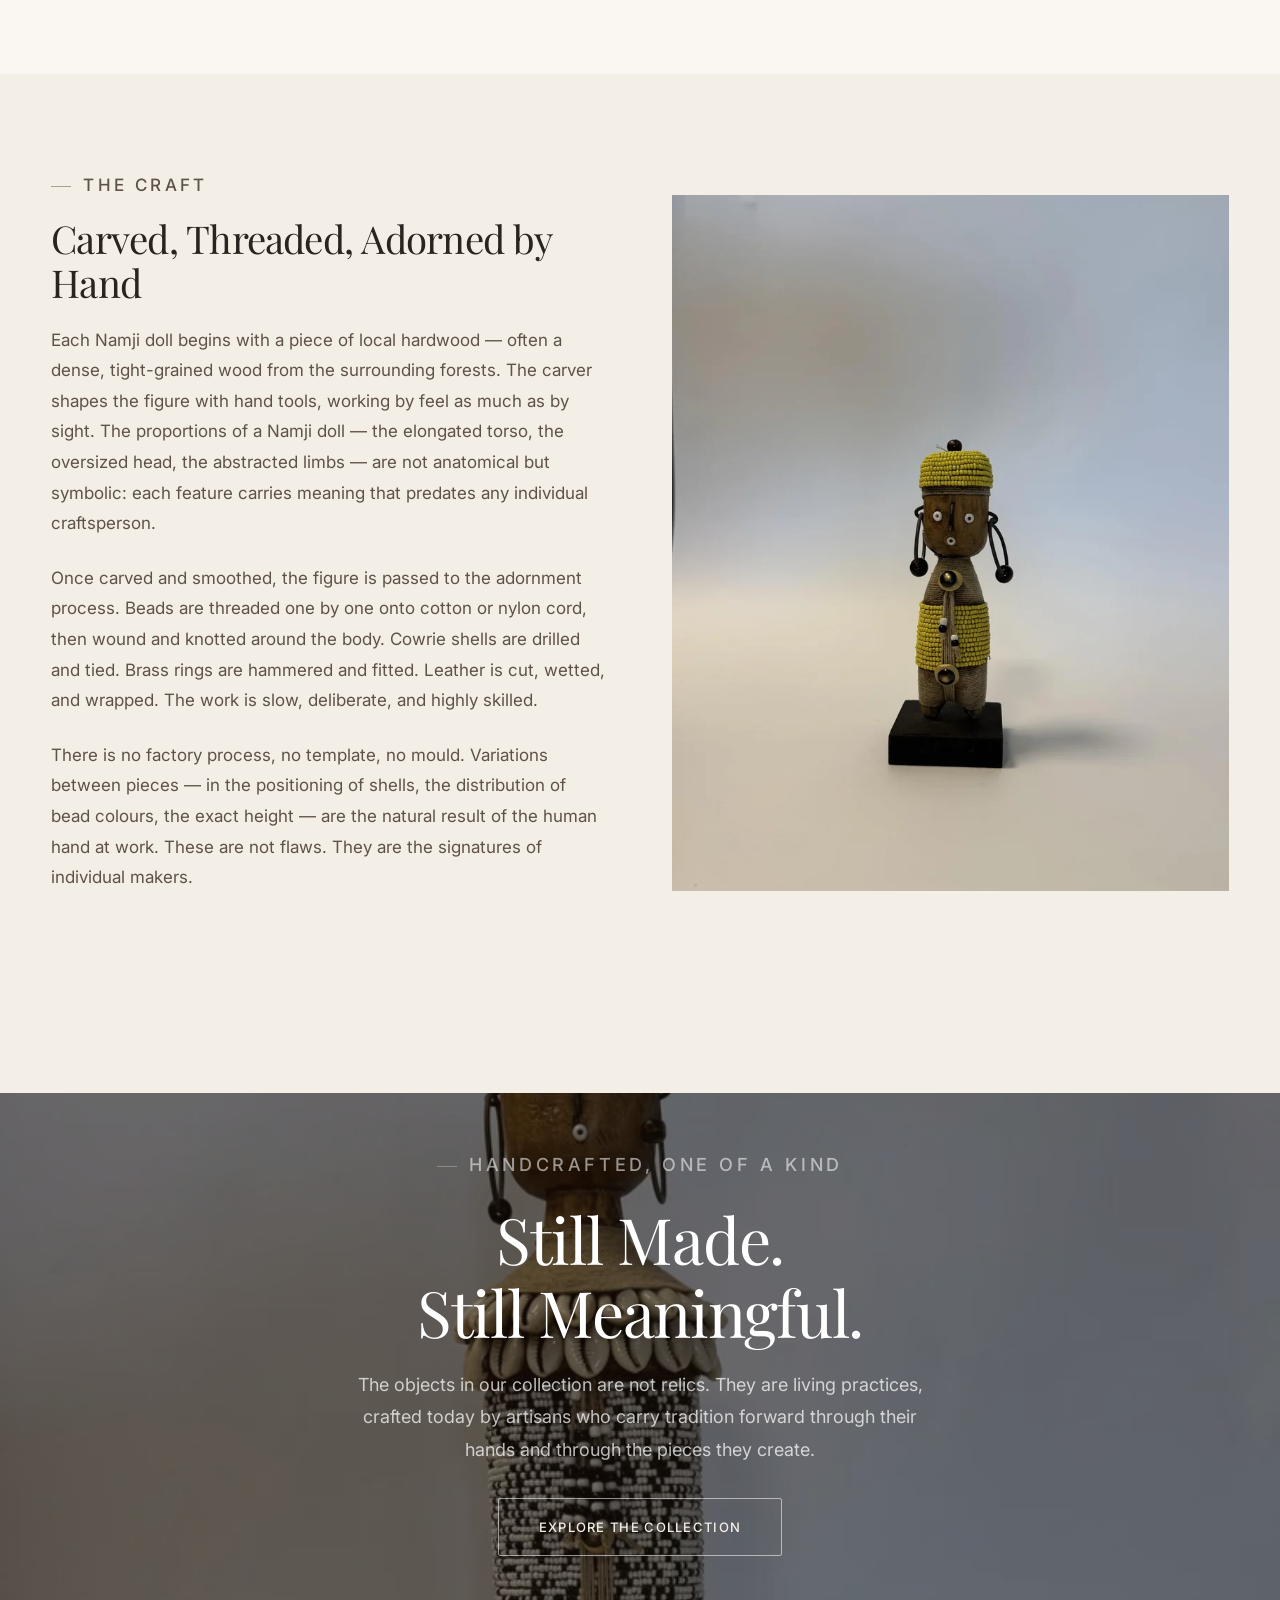
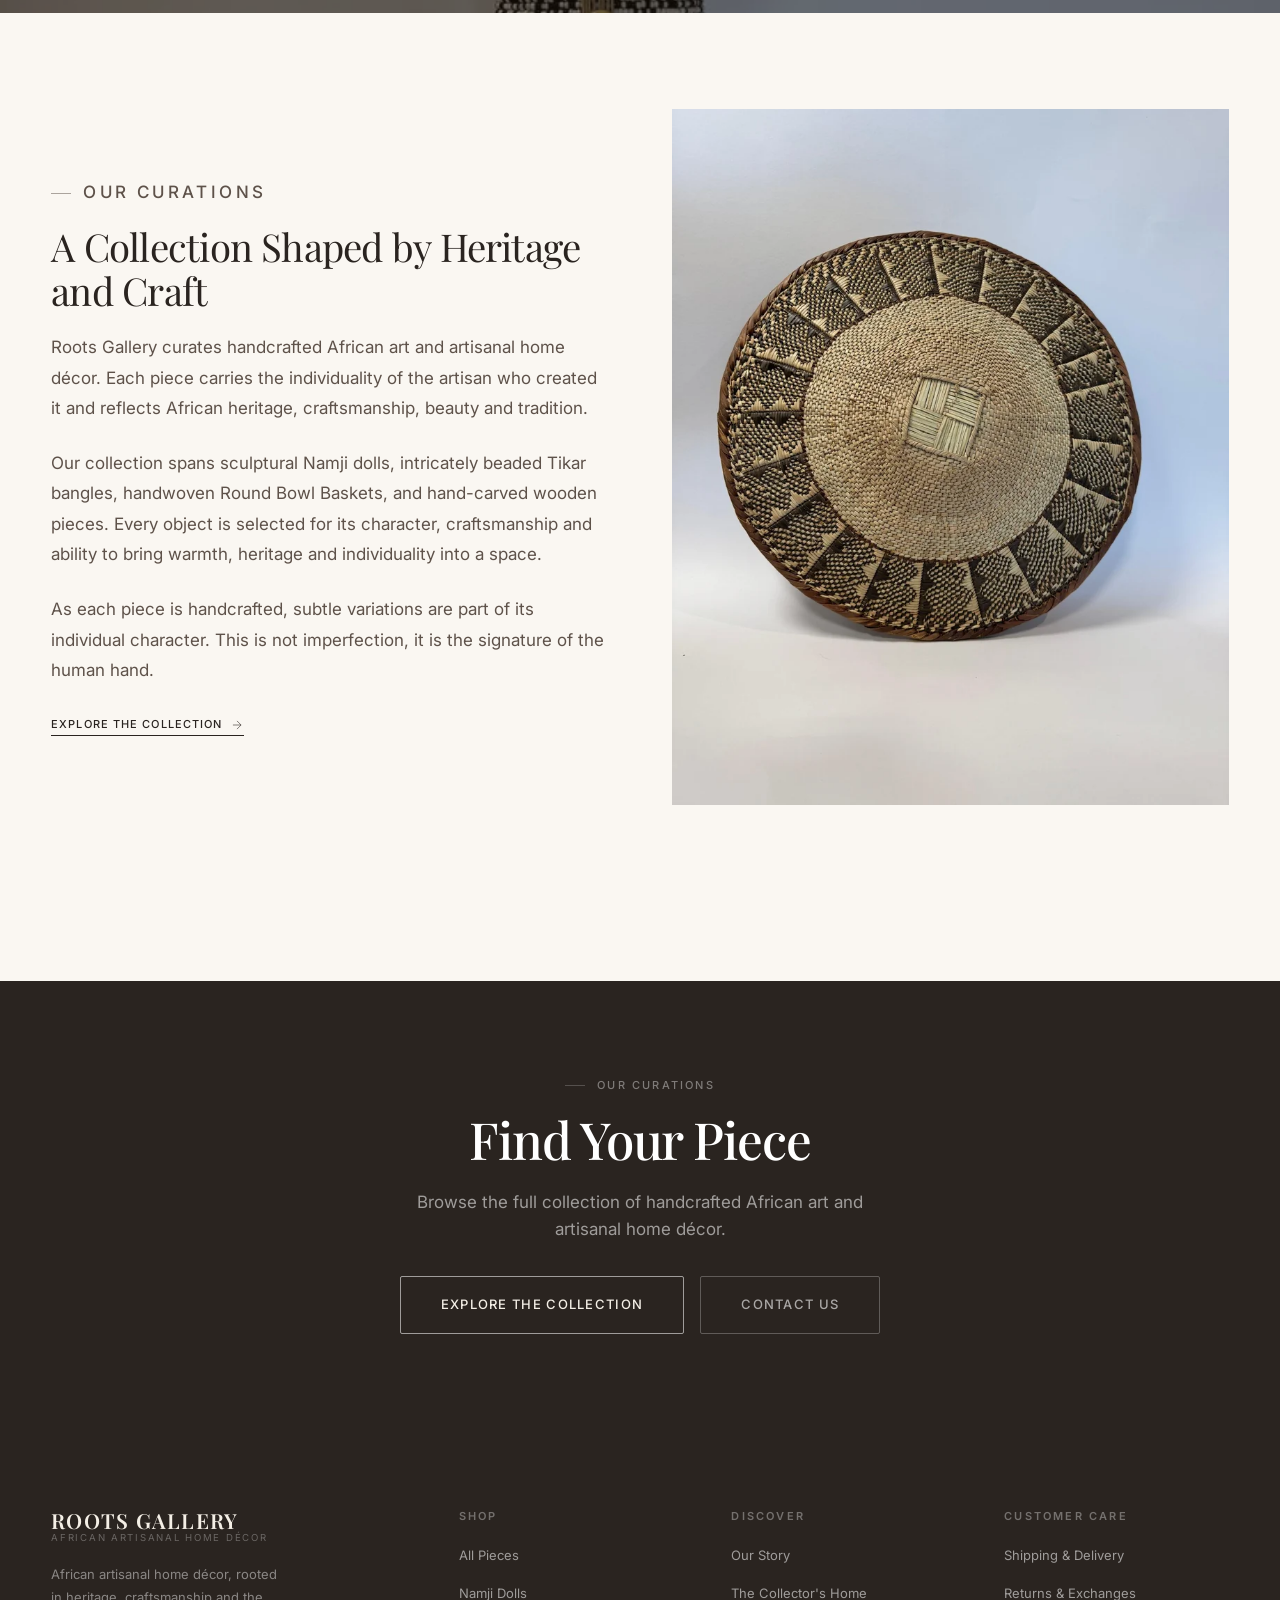
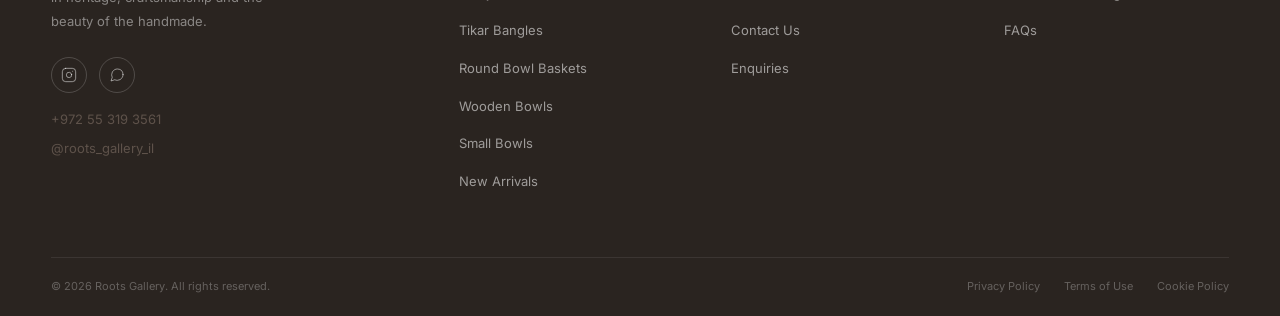
<file: about.html>
<!DOCTYPE html>
<html lang="en">
<head>
  <meta charset="UTF-8">
  <meta name="viewport" content="width=device-width, initial-scale=1.0">
  <meta name="description" content="The story behind ROOTS, a curation of African art and artisanal home d&#233;cor rooted in heritage, craftsmanship and the beauty of the handmade.">
  <title>Our Story | ROOTS</title>
  <link rel="stylesheet" href="css/main.css">
  <link rel="icon" href="data:image/svg+xml,<svg xmlns='http://www.w3.org/2000/svg' viewBox='0 0 100 100'><text y='.9em' font-size='90'>🪆</text></svg>">
</head>
<body data-page="about">
  <main>

    <!-- ═══════════════════════════════════════════════
         ABOUT HERO
    ═══════════════════════════════════════════════ -->
    <section class="about-hero" aria-label="Our Story — Roots Gallery">
      <img
        src="assets/products/winter-2026/dn09.webp"
        alt="Pastel Green Namji Doll, style DN09, handcrafted and individually adorned, representing the Roots Gallery collection"
        loading="eager"
        fetchpriority="high"
        width="800" height="1067"
        style="object-position:center 20%;"
      >
      <div class="about-hero-overlay"></div>
      <div class="container about-hero-content">
        <p class="subheading">Our Story</p>
        <h1>The Story<br>Behind Roots.</h1>
      </div>
    </section>

    <!-- ═══════════════════════════════════════════════
         OUR STORY
    ═══════════════════════════════════════════════ -->
    <section class="section" aria-labelledby="our-story-heading">
      <div class="container container--wide">
        <div class="about-content-block">

          <div class="about-content-image fade-in">
            <img
              src="assets/products/winter-2026/tb01.webp"
              alt="Green Tikar Bangle, TB01, intricately beaded and handcrafted by skilled artisans"
              loading="lazy"
              width="800" height="1067"
            >
          </div>

          <div class="about-content-text">
            <p class="subheading fade-up">The Story Behind Roots</p>
            <h2 id="our-story-heading" class="fade-up delay-1">Our Story</h2>
            <p class="fade-up delay-2">Roots was born from a deep connection to where I come from and what I carry with me. Growing up in South Africa, surrounded by rich traditions, vibrant colours and the artistry of everyday life, I learned to see beauty in the handmade and the meaningful.</p>
            <p class="fade-up delay-3">The name Roots holds two layers of truth. It speaks to my own roots, the place and people who shaped me, and to the roots of the African marula tree, a symbol of life, community and resilience. Just like the marula tree connects deeply to the earth, our work connects to the traditions, skills and stories of the artists who craft each piece.</p>
            <p class="fade-up delay-4">Every item in our collection, from Namji dolls to beaded decorations and hand-carved wooden displays, is unique, carrying the fingerprint of the artisan who made it. No two are ever the same, because they are created with care, tradition and soul.</p>
            <p class="fade-up delay-5">At Roots, we don't just sell art. We share stories, heritage and the spirit of Africa, brought to life through hands that have been shaping beauty for generations.</p>
          </div>

        </div>
      </div>
    </section>

    <!-- ═══════════════════════════════════════════════
         CONTENT — ORIGIN
    ═══════════════════════════════════════════════ -->
    <section class="section section-warm" id="culture" aria-labelledby="origin-heading">
      <div class="container container--wide">

        <div class="about-content-block">
          <div class="about-content-image fade-in">
            <!-- TODO: Replace with a brand lifestyle or cultural context photograph (recommended: 700x880px) -->
            <img
              src="assets/products/winter-2026/dn03.webp"
              alt="Namji Doll, style DN03, representing the handcrafted cultural tradition of the Namji people of Cameroon"
              loading="lazy"
              width="800" height="1067"
            >
          </div>
          <div class="about-content-text">
            <p class="subheading fade-up">Origin</p>
            <h2 id="origin-heading" class="fade-up delay-1">The Namji People of the Adamawa Region, Cameroon</h2>
            <p class="fade-up delay-2">The Namji — also written Namchi and sometimes called Dowayo — are a people of the Faro and Déo Division in the Adamawa Region of north-central Cameroon. They live primarily in small settlements in the mountains and valleys of this region, maintaining traditional agricultural and pastoral practices alongside a rich material culture.</p>
            <p class="fade-up delay-3">Their handcrafted dolls are among the most recognised and collected objects of Central African art. They have been present in museum collections and private homes across the world since the early twentieth century, and they continue to be crafted today by artisans who learned the form from their parents and grandparents.</p>
            <p class="fade-up delay-4">The dolls are known by several names depending on who is speaking about them — the people who make them, the markets that sell them, the collectors who acquire them — but in all contexts they carry a consistent visual identity and cultural weight.</p>
          </div>
        </div>

      </div>
    </section>

    <!-- ═══════════════════════════════════════════════
         VALUES / PILLARS
    ═══════════════════════════════════════════════ -->
    <section class="section" aria-labelledby="values-heading">
      <div class="container container--wide">

        <div class="section-header section-center">
          <div class="section-header-left">
            <p class="subheading fade-up">What These Objects Mean</p>
            <h2 id="values-heading" class="fade-up delay-1">The Symbolism of the Namji Doll</h2>
          </div>
        </div>

        <div class="about-values fade-up delay-2">

          <div class="about-value">
            <div class="about-value-icon">
              <svg xmlns="http://www.w3.org/2000/svg" viewBox="0 0 24 24" fill="none" stroke="currentColor">
                <path d="M12 21.593c-5.63-5.539-11-10.297-11-14.402 0-3.791 3.068-5.191 5.281-5.191 1.312 0 4.151.501 5.719 4.457 1.59-3.968 4.464-4.447 5.726-4.447 2.54 0 5.274 1.621 5.274 5.181 0 4.069-5.136 8.625-11 14.402z"/>
              </svg>
            </div>
            <h3>Fertility &amp; Motherhood</h3>
            <p>A Namji doll was traditionally given to a young woman before her marriage — a blessing for the children she would bear and the household she would build. The rounded belly of many dolls is an explicit fertility symbol.</p>
          </div>

          <div class="about-value">
            <div class="about-value-icon">
              <svg xmlns="http://www.w3.org/2000/svg" viewBox="0 0 24 24" fill="none" stroke="currentColor">
                <circle cx="12" cy="8" r="7"/>
                <polyline points="8.21 13.89 7 23 12 20 17 23 15.79 13.88"/>
              </svg>
            </div>
            <h3>Prosperity &amp; Good Fortune</h3>
            <p>Cowrie shells — once used as currency across Africa — are woven into many dolls as talismans of abundance. A home that holds a Namji doll is considered a home that has invited good fortune through the door.</p>
          </div>

          <div class="about-value">
            <div class="about-value-icon">
              <svg xmlns="http://www.w3.org/2000/svg" viewBox="0 0 24 24" fill="none" stroke="currentColor">
                <path d="M17 21v-2a4 4 0 00-4-4H5a4 4 0 00-4 4v2"/>
                <circle cx="9" cy="7" r="4"/>
                <path d="M23 21v-2a4 4 0 00-3-3.87"/>
                <path d="M16 3.13a4 4 0 010 7.75"/>
              </svg>
            </div>
            <h3>Generational Gifting</h3>
            <p>A Namji doll is not a one-time gift — it is an object meant to be carried forward. Mothers gave them to daughters, who gave them to theirs. The doll accumulates history and becomes a family record.</p>
          </div>

        </div>

      </div>
    </section>

    <!-- ═══════════════════════════════════════════════
         CONTENT — THE CRAFT
    ═══════════════════════════════════════════════ -->
    <section class="section section-warm" id="craft" aria-labelledby="craft-heading">
      <div class="container container--wide">

        <div class="about-content-block reverse">
          <div class="about-content-image fade-in">
            <!-- TODO: Replace with a craft detail photograph showing beadwork or handcraft process (recommended: 700x880px) -->
            <img
              src="assets/products/winter-2026/dn11.webp"
              alt="Namji Doll, style DN11, showing intricate handcrafted beadwork and adornment"
              loading="lazy"
              width="800" height="1067"
            >
          </div>
          <div class="about-content-text">
            <p class="subheading fade-up">The Craft</p>
            <h2 id="craft-heading" class="fade-up delay-1">Carved, Threaded, Adorned by Hand</h2>
            <p class="fade-up delay-2">Each Namji doll begins with a piece of local hardwood — often a dense, tight-grained wood from the surrounding forests. The carver shapes the figure with hand tools, working by feel as much as by sight. The proportions of a Namji doll — the elongated torso, the oversized head, the abstracted limbs — are not anatomical but symbolic: each feature carries meaning that predates any individual craftsperson.</p>
            <p class="fade-up delay-3">Once carved and smoothed, the figure is passed to the adornment process. Beads are threaded one by one onto cotton or nylon cord, then wound and knotted around the body. Cowrie shells are drilled and tied. Brass rings are hammered and fitted. Leather is cut, wetted, and wrapped. The work is slow, deliberate, and highly skilled.</p>
            <p class="fade-up delay-4">There is no factory process, no template, no mould. Variations between pieces — in the positioning of shells, the distribution of bead colours, the exact height — are the natural result of the human hand at work. These are not flaws. They are the signatures of individual makers.</p>
          </div>
        </div>

      </div>
    </section>

    <!-- ═══════════════════════════════════════════════
         EDITORIAL BANNER
    ═══════════════════════════════════════════════ -->
    <section class="editorial-banner" aria-label="African artisanal craftsmanship">
      <img
        src="assets/products/winter-2026/dn22.webp"
        alt="Namji Doll, style DN22, individually crafted with intricate adornment and natural materials"
        class="editorial-banner-image"
        loading="lazy"
        width="800" height="1067"
        style="object-position:center 20%;"
      >
      <div class="editorial-banner-overlay"></div>
      <div class="editorial-banner-content">
        <p class="subheading">Handcrafted, One of a Kind</p>
        <h2>Still Made.<br>Still Meaningful.</h2>
        <p>The objects in our collection are not relics. They are living practices, crafted today by artisans who carry tradition forward through their hands and through the pieces they create.</p>
        <a href="shop.html" class="btn btn-outline-light btn-lg">Explore the Collection</a>
      </div>
    </section>

    <!-- ═══════════════════════════════════════════════
         CONTENT — OUR CURATIONS
    ═══════════════════════════════════════════════ -->
    <section class="section" aria-labelledby="curations-heading">
      <div class="container container--wide">

        <div class="about-content-block reverse">
          <div class="about-content-image fade-in">
            <img
              src="assets/products/winter-2026/bt01.webp"
              alt="Round Bowl Basket, BT01, handwoven with natural grasses and fibres"
              loading="lazy"
              width="800" height="1067"
            >
          </div>
          <div class="about-content-text">
            <p class="subheading fade-up">Our Curations</p>
            <h2 id="curations-heading" class="fade-up delay-1">A Collection Shaped by Heritage and Craft</h2>
            <p class="fade-up delay-2">Roots Gallery curates handcrafted African art and artisanal home d&#233;cor. Each piece carries the individuality of the artisan who created it and reflects African heritage, craftsmanship, beauty and tradition.</p>
            <p class="fade-up delay-3">Our collection spans sculptural Namji dolls, intricately beaded Tikar bangles, handwoven Round Bowl Baskets, and hand-carved wooden pieces. Every object is selected for its character, craftsmanship and ability to bring warmth, heritage and individuality into a space.</p>
            <p class="fade-up delay-4">As each piece is handcrafted, subtle variations are part of its individual character. This is not imperfection, it is the signature of the human hand.</p>
            <a href="shop.html" class="text-link fade-up delay-5">
              Explore the collection
              <svg xmlns="http://www.w3.org/2000/svg" viewBox="0 0 24 24" fill="none" stroke="currentColor"><line x1="5" y1="12" x2="19" y2="12"/><polyline points="12 5 19 12 12 19"/></svg>
            </a>
          </div>
        </div>

      </div>
    </section>

    <!-- ═══════════════════════════════════════════════
         CTA
    ═══════════════════════════════════════════════ -->
    <section class="section section-dark" style="text-align:center;">
      <div class="container container--narrow">
        <p class="subheading" style="color:rgba(255,255,255,0.4);margin-bottom:var(--s4);">Our Curations</p>
        <h2 class="fade-up" style="color:var(--white);font-size:clamp(var(--fs-3xl),4vw,var(--fs-6xl));margin-bottom:var(--s5);">Find Your Piece</h2>
        <p class="fade-up delay-1" style="font-size:var(--fs-md);color:rgba(255,255,255,0.55);max-width:44ch;margin:0 auto var(--s8);">Browse the full collection of handcrafted African art and artisanal home d&#233;cor.</p>
        <div style="display:flex;gap:var(--s4);justify-content:center;flex-wrap:wrap;" class="fade-up delay-2">
          <a href="shop.html" class="btn btn-outline-light btn-lg">Explore the Collection</a>
          <a href="contact.html" class="btn btn-ghost btn-lg" style="border-color:rgba(255,255,255,0.25);color:rgba(255,255,255,0.6);">Contact Us</a>
        </div>
      </div>
    </section>

  </main>

  <script src="js/products.js"></script>
  <script src="js/cart.js"></script>
  <script src="js/components.js"></script>
</body>
</html>
</file>
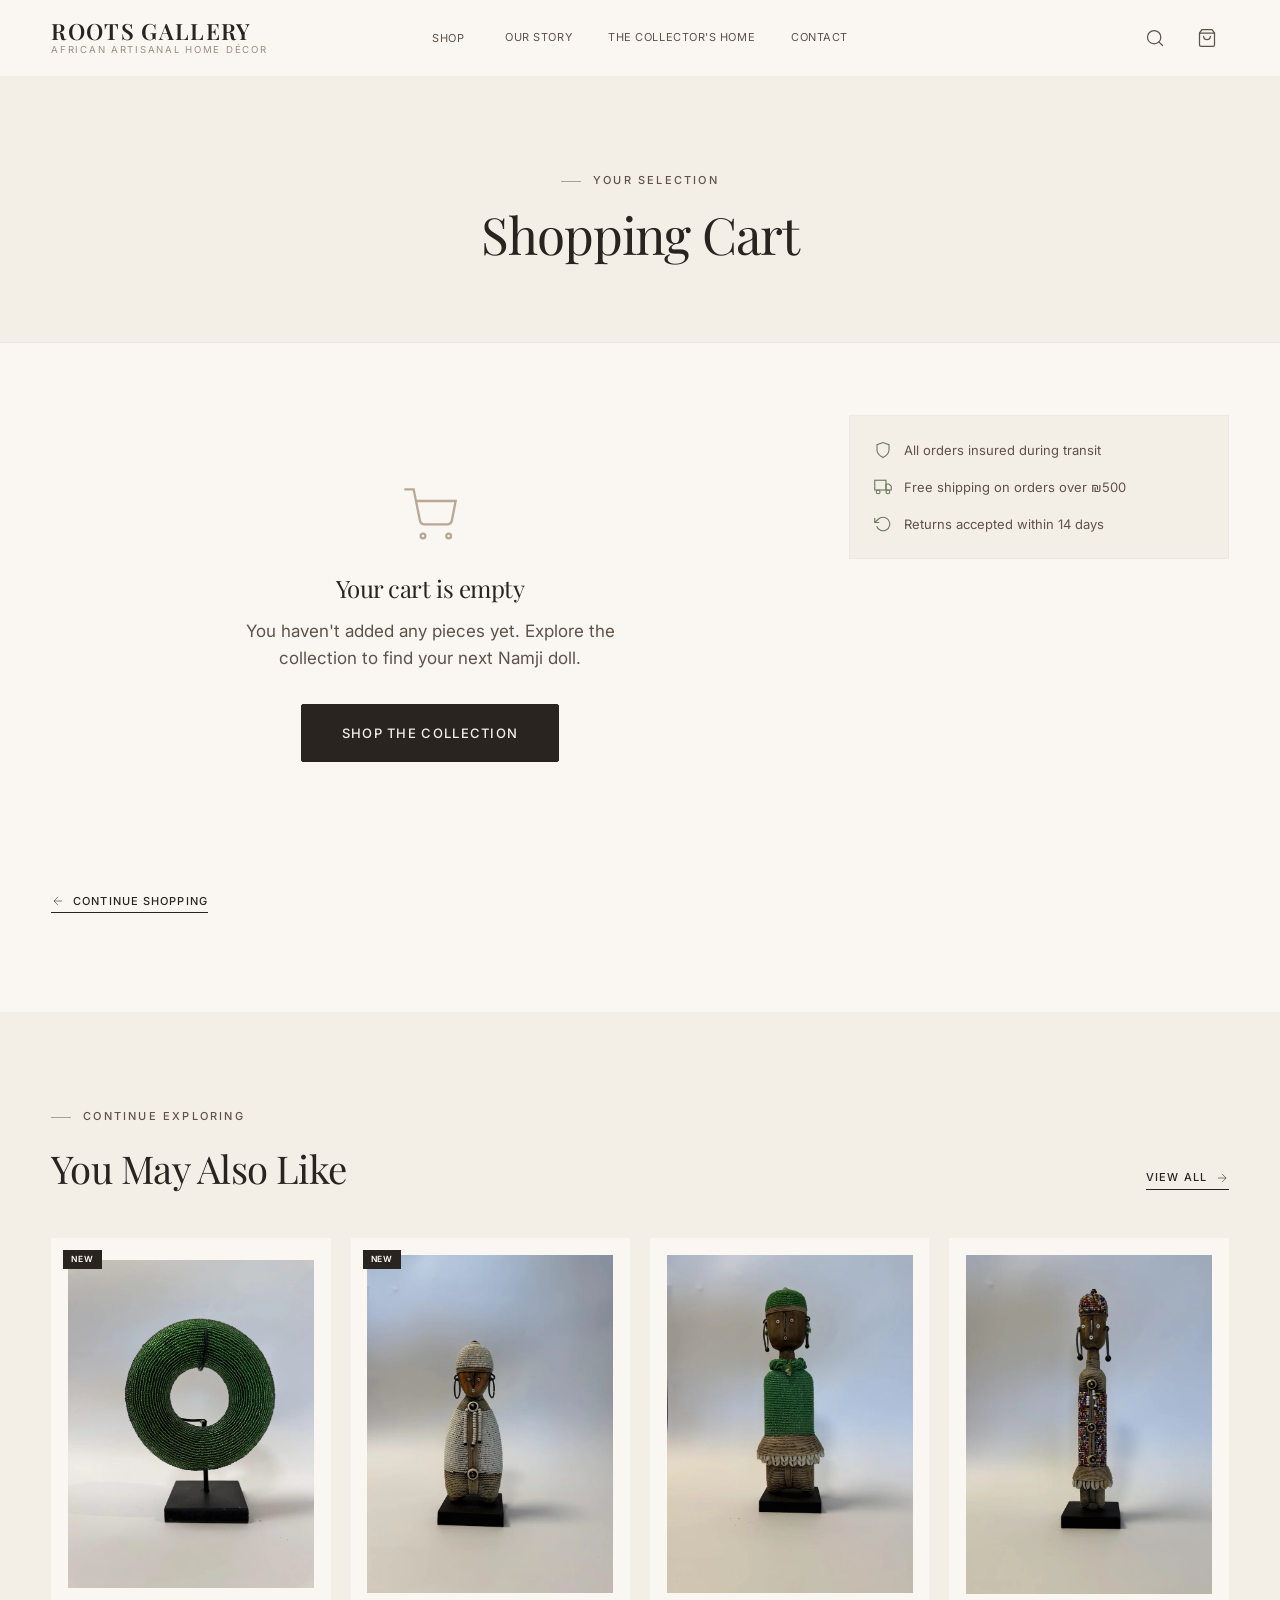
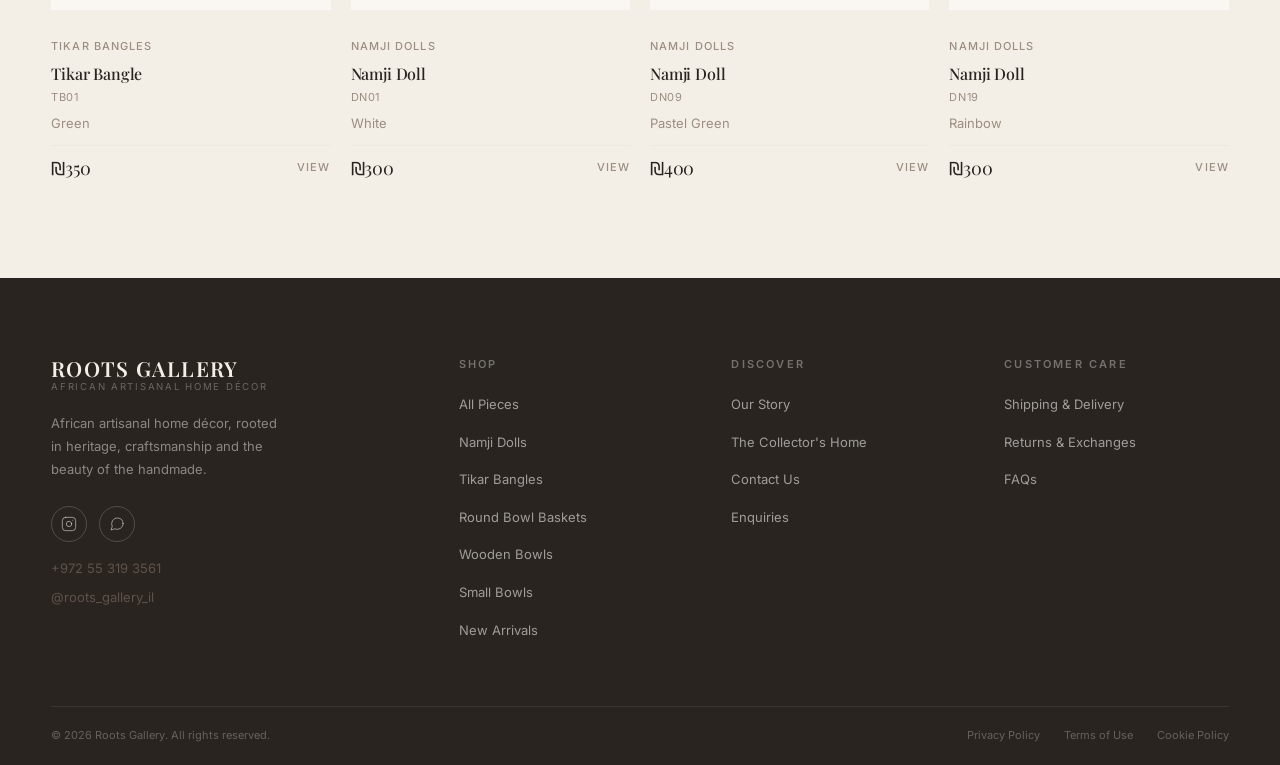
<file: cart.html>
<!DOCTYPE html>
<html lang="en">
<head>
  <meta charset="UTF-8">
  <meta name="viewport" content="width=device-width, initial-scale=1.0">
  <meta name="description" content="Your shopping cart at ROOTS — African artisanal home d&#233;cor.">
  <title>Your Cart | ROOTS</title>
  <link rel="stylesheet" href="css/main.css">
  <link rel="icon" href="data:image/svg+xml,<svg xmlns='http://www.w3.org/2000/svg' viewBox='0 0 100 100'><text y='.9em' font-size='90'>🪆</text></svg>">
</head>
<body data-page="cart">
  <main>

    <!-- ═══════════════════════════════════════════════
         PAGE HERO
    ═══════════════════════════════════════════════ -->
    <section class="page-hero">
      <div class="container container--narrow" style="text-align:center;">
        <p class="subheading" style="margin-bottom:var(--s4)">Your Selection</p>
        <h1 class="heading-1">Shopping Cart</h1>
      </div>
    </section>

    <!-- ═══════════════════════════════════════════════
         CART LAYOUT
    ═══════════════════════════════════════════════ -->
    <div class="container container--wide">
      <div class="cart-layout">

        <!-- ─── CART ITEMS ─── -->
        <div>
          <div id="cart-items-container">
            <!-- Populated by cart.js -->
            <div style="padding:var(--s16) 0;text-align:center;">
              <p style="color:var(--text-3);">Loading cart…</p>
            </div>
          </div>

          <!-- Continue shopping -->
          <div style="padding-top:var(--s8);">
            <a href="shop.html" class="text-link">
              <svg xmlns="http://www.w3.org/2000/svg" viewBox="0 0 24 24" fill="none" stroke="currentColor" style="width:14px;height:14px;transform:rotate(180deg);"><line x1="5" y1="12" x2="19" y2="12"/><polyline points="12 5 19 12 12 19"/></svg>
              Continue shopping
            </a>
          </div>
        </div>

        <!-- ─── CART SUMMARY ─── -->
        <div>
          <div class="cart-summary" id="cart-summary-container">
            <!-- Populated by cart.js -->
          </div>

          <!-- Trust signals -->
          <div style="margin-top:var(--s6);padding:var(--s6);background:var(--warm-white);border:1px solid var(--border-light);">
            <div style="display:flex;flex-direction:column;gap:var(--s4);">
              <div style="display:flex;align-items:center;gap:var(--s3);">
                <svg xmlns="http://www.w3.org/2000/svg" viewBox="0 0 24 24" fill="none" stroke="currentColor" stroke-width="1.5" style="width:18px;height:18px;color:var(--sage);flex-shrink:0;"><path d="M12 22s8-4 8-10V5l-8-3-8 3v7c0 6 8 10 8 10z"/></svg>
                <span style="font-size:var(--fs-sm);color:var(--text-2);">All orders insured during transit</span>
              </div>
              <div style="display:flex;align-items:center;gap:var(--s3);">
                <svg xmlns="http://www.w3.org/2000/svg" viewBox="0 0 24 24" fill="none" stroke="currentColor" stroke-width="1.5" style="width:18px;height:18px;color:var(--sage);flex-shrink:0;"><rect x="1" y="3" width="15" height="13"/><polygon points="16 8 20 8 23 11 23 16 16 16 16 8"/><circle cx="5.5" cy="18.5" r="2.5"/><circle cx="18.5" cy="18.5" r="2.5"/></svg>
                <span style="font-size:var(--fs-sm);color:var(--text-2);">Free shipping on orders over &#8362;500</span>
              </div>
              <div style="display:flex;align-items:center;gap:var(--s3);">
                <svg xmlns="http://www.w3.org/2000/svg" viewBox="0 0 24 24" fill="none" stroke="currentColor" stroke-width="1.5" style="width:18px;height:18px;color:var(--sage);flex-shrink:0;"><polyline points="1 4 1 10 7 10"/><path d="M3.51 15a9 9 0 102.13-9.36L1 10"/></svg>
                <span style="font-size:var(--fs-sm);color:var(--text-2);">Returns accepted within 14 days</span>
              </div>
            </div>
          </div>
        </div>

      </div>
    </div>

    <!-- ═══════════════════════════════════════════════
         YOU MAY ALSO LIKE
    ═══════════════════════════════════════════════ -->
    <section class="section section-warm" aria-labelledby="cart-related-heading">
      <div class="container container--wide">
        <div class="section-header">
          <div class="section-header-left">
            <p class="subheading">Continue Exploring</p>
            <h2 id="cart-related-heading">You May Also Like</h2>
          </div>
          <a href="shop.html" class="text-link">
            View all
            <svg xmlns="http://www.w3.org/2000/svg" viewBox="0 0 24 24" fill="none" stroke="currentColor"><line x1="5" y1="12" x2="19" y2="12"/><polyline points="12 5 19 12 12 19"/></svg>
          </a>
        </div>
        <!-- Small product grid for upsell -->
        <div class="products-grid" id="cart-related-grid" role="list">
          <!-- Populated inline below -->
        </div>
      </div>
    </section>

  </main>

  <script src="js/products.js"></script>
  <script src="js/cart.js"></script>
  <script src="js/components.js"></script>
 <script>
 document.addEventListener('DOMContentLoaded', function () {
   const grid = document.getElementById('cart-related-grid');
   if (!grid || typeof PRODUCTS === 'undefined') return;
   const items = PRODUCTS.filter(p => p.isFeatured).slice(0, 4);
   grid.innerHTML = items.map(p => {
     const priceHtml = p.purchasable && p.priceNIS !== null
       ? '\u20AA' + p.priceNIS
       : '<span class="price-on-request">Enquire for price</span>';
     return `
       <article class="product-card">
         <a href="product.html?slug=${p.slug}" class="product-card-image">
           <img src="${p.image}" alt="${p.alt}" loading="lazy" width="800" height="1067">
           ${p.isNew ? '<div class="product-card-badges"><span class="badge badge--new">New</span></div>' : ''}
         </a>
         <div class="product-card-info">
           <div class="product-card-category">${p.categoryLabel}</div>
           <h3 class="product-card-name"><a href="product.html?slug=${p.slug}">${p.name}</a></h3>
           <div class="product-card-style-number">${p.styleNumber}</div>
           ${p.colour ? `<div class="product-card-material">${p.colour}</div>` : ''}
           <div class="product-card-footer">
             <span class="product-price">${priceHtml}</span>
             <a href="product.html?slug=${p.slug}" class="product-card-quick-add">View</a>
           </div>
         </div>
       </article>`;
   }).join('');
 });
 </script>
</body>
</html>
</file>
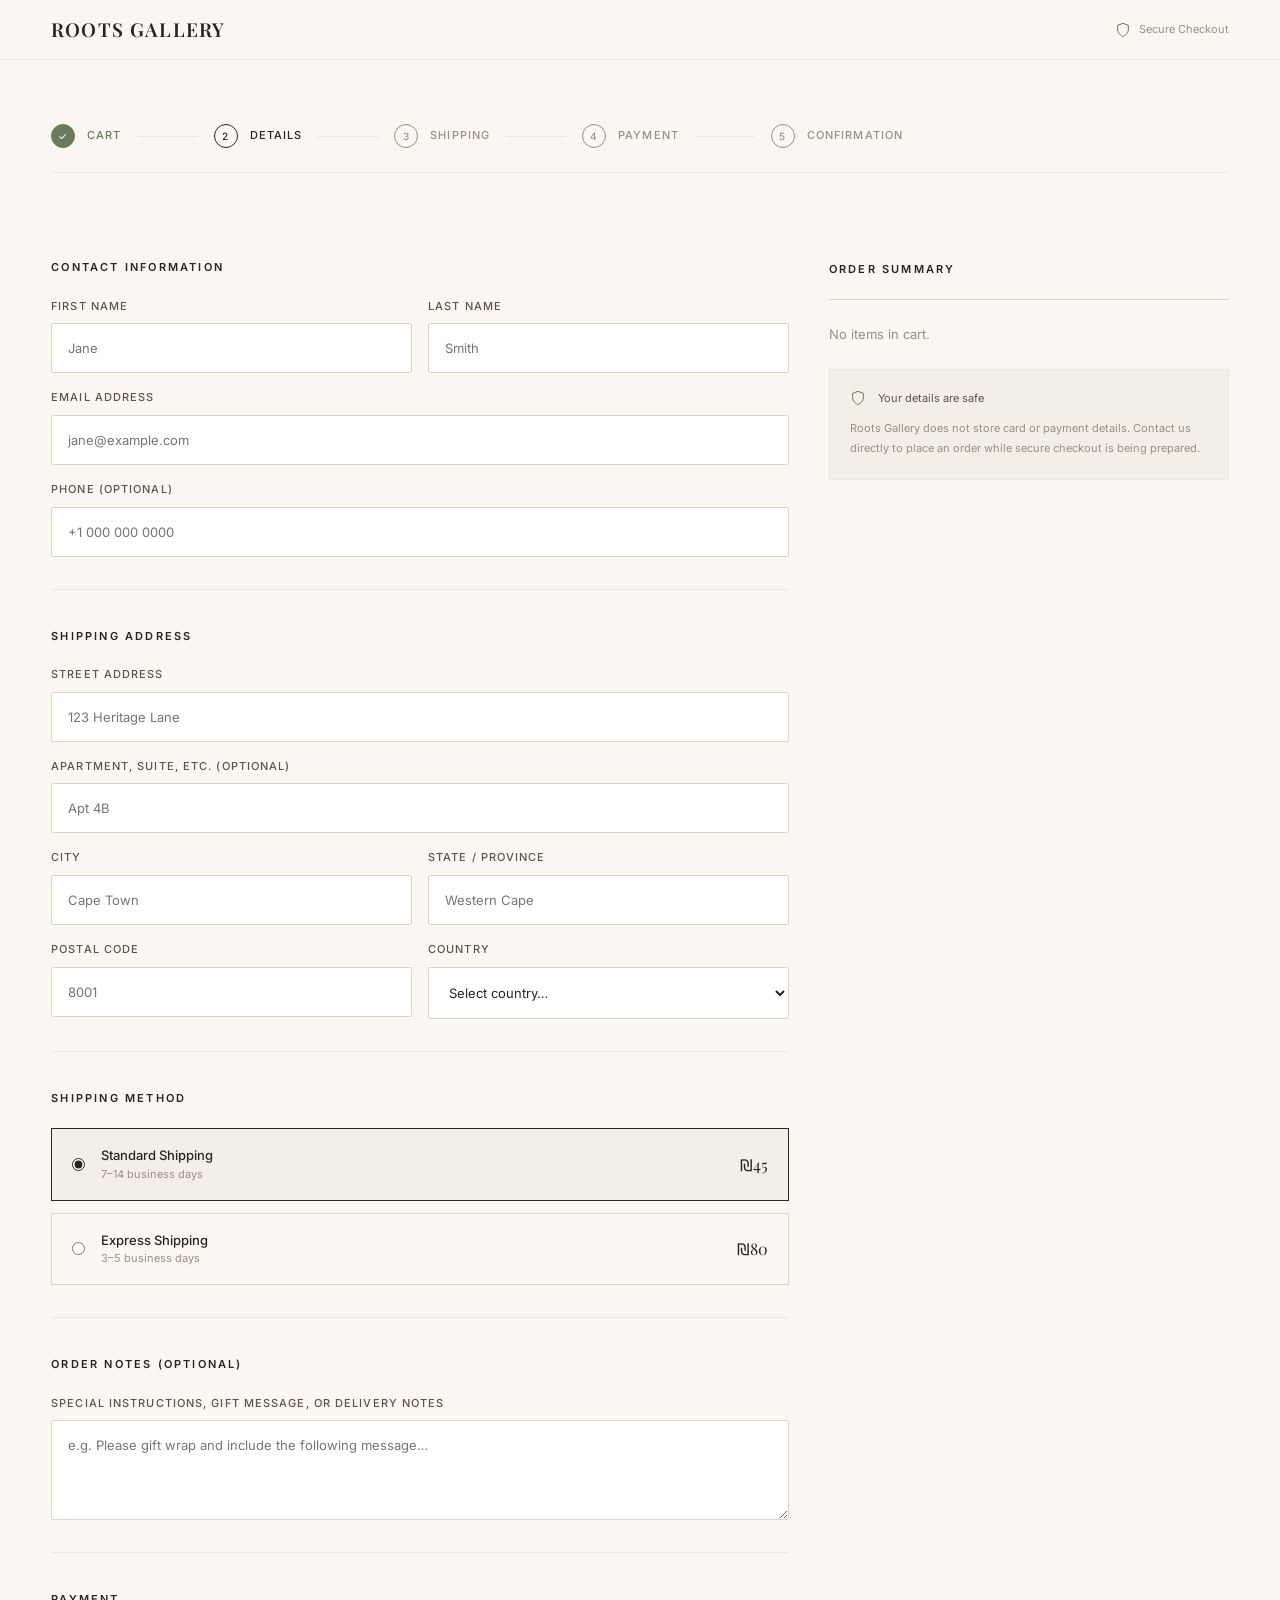
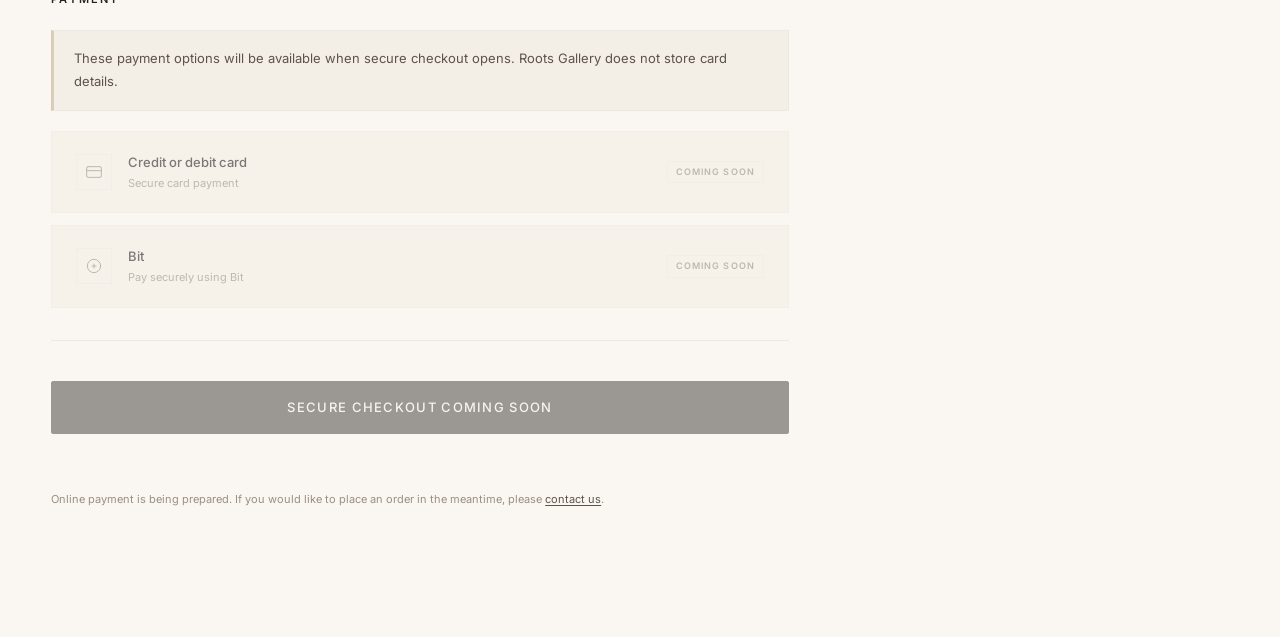
<file: checkout.html>
<!DOCTYPE html>
<html lang="en">
<head>
  <meta charset="UTF-8">
  <meta name="viewport" content="width=device-width, initial-scale=1.0">
  <meta name="description" content="Secure checkout — ROOTS African artisanal home d&#233;cor.">
  <title>Checkout | ROOTS</title>
  <link rel="stylesheet" href="css/main.css">
  <link rel="icon" href="data:image/svg+xml,<svg xmlns='http://www.w3.org/2000/svg' viewBox='0 0 100 100'><text y='.9em' font-size='90'>🪆</text></svg>">

  <style>
    /* ── Checkout step indicator ── */
    .checkout-steps {
      display: flex;
      align-items: center;
      gap: 0;
      margin-bottom: var(--s10);
      padding: var(--s6) 0;
      border-bottom: 1px solid var(--border-light);
    }
    .checkout-step {
      display: flex;
      align-items: center;
      gap: var(--s3);
      font-size: var(--fs-xs);
      font-weight: 500;
      letter-spacing: var(--ls-wider);
      text-transform: uppercase;
      color: var(--text-3);
    }
    .checkout-step.active { color: var(--charcoal); }
    .checkout-step.done   { color: var(--sage); }
    .checkout-step-num {
      width: 24px;
      height: 24px;
      border: 1.5px solid currentColor;
      border-radius: 50%;
      display: flex;
      align-items: center;
      justify-content: center;
      font-size: 10px;
      flex-shrink: 0;
    }
    .checkout-step.done .checkout-step-num {
      background: var(--sage);
      border-color: var(--sage);
      color: var(--white);
    }
    .checkout-step-sep {
      flex: 1;
      height: 1px;
      background: var(--border-light);
      max-width: 60px;
      margin: 0 var(--s4);
    }

    /* ── Payment options — coming soon ── */
    .payment-options-intro {
      font-size: var(--fs-sm);
      color: var(--text-2);
      line-height: var(--lh-loose);
      background: var(--warm-white);
      border: 1px solid var(--border-light);
      border-left: 3px solid var(--sand-dark);
      padding: var(--s4) var(--s5);
      margin-bottom: var(--s5);
    }
    .payment-cards {
      display: flex;
      flex-direction: column;
      gap: var(--s3);
    }
    .payment-card {
      display: flex;
      align-items: center;
      justify-content: space-between;
      gap: var(--s4);
      padding: var(--s5) var(--s6);
      border: 1.5px solid var(--border-light);
      background: var(--warm-white);
      opacity: 0.6;
      cursor: not-allowed;
      user-select: none;
    }
    .payment-card:focus-visible {
      outline: 2px solid var(--gold);
      outline-offset: 2px;
      opacity: 0.75;
    }
    .payment-card-left {
      display: flex;
      align-items: center;
      gap: var(--s4);
    }
    .payment-card-icon {
      width: 36px;
      height: 36px;
      display: flex;
      align-items: center;
      justify-content: center;
      border: 1.5px solid var(--border-light);
      color: var(--text-3);
      flex-shrink: 0;
    }
    .payment-card-icon svg { width: 16px; height: 16px; }
    .payment-card-info {
      display: flex;
      flex-direction: column;
      gap: 2px;
    }
    .payment-card-name {
      font-size: var(--fs-sm);
      font-weight: 500;
      color: var(--charcoal);
    }
    .payment-card-desc {
      font-size: var(--fs-xs);
      color: var(--text-3);
    }
    .payment-card-badge {
      font-size: 9px;
      font-weight: 600;
      letter-spacing: 0.12em;
      text-transform: uppercase;
      color: var(--text-3);
      border: 1px solid var(--border-light);
      padding: 3px 8px;
      white-space: nowrap;
      flex-shrink: 0;
    }

    /* ── Disabled checkout submit ── */
    .btn-checkout-submit {
      width: 100%;
      text-align: center;
      cursor: not-allowed;
      opacity: 0.45;
      pointer-events: none;
      margin-bottom: var(--s4);
    }
    .checkout-coming-notice {
      font-size: var(--fs-xs);
      color: var(--text-3);
      line-height: var(--lh-loose);
      margin-bottom: var(--s8);
    }
    .checkout-coming-notice a {
      color: var(--text-2);
      text-decoration: underline;
      text-underline-offset: 2px;
    }
    .checkout-coming-notice a:hover {
      color: var(--charcoal);
    }

    /* ── Responsive: stack shipping options on small screens ── */
    @media (max-width: 480px) {
      .payment-card {
        flex-direction: column;
        align-items: flex-start;
        gap: var(--s3);
      }
      .checkout-steps {
        overflow-x: auto;
        padding-bottom: var(--s4);
      }
    }
  </style>
</head>
<body data-page="checkout">
  <main>

    <!-- Minimal checkout header -->
    <div style="padding:var(--s5) var(--px);border-bottom:1px solid var(--border-light);display:flex;align-items:center;justify-content:space-between;max-width:var(--max-w-wide);margin:0 auto;">
      <a href="index.html" class="site-logo" style="text-decoration:none;">
        <span class="logo-name" style="font-family:var(--ff-display);font-size:1.2rem;font-weight:600;letter-spacing:0.06em;text-transform:uppercase;color:var(--charcoal);">Roots Gallery</span>
      </a>
      <div style="display:flex;align-items:center;gap:var(--s2);">
        <svg xmlns="http://www.w3.org/2000/svg" viewBox="0 0 24 24" fill="none" stroke="currentColor" stroke-width="1.5" style="width:16px;height:16px;color:var(--sage);"><path d="M12 22s8-4 8-10V5l-8-3-8 3v7c0 6 8 10 8 10z"/></svg>
        <span style="font-size:var(--fs-xs);color:var(--text-3);">Secure Checkout</span>
      </div>
    </div>

    <div class="container container--wide" style="padding-top:var(--s10);">

      <!-- Checkout Steps -->
      <div class="checkout-steps">
        <div class="checkout-step done">
          <div class="checkout-step-num">✓</div>
          <span>Cart</span>
        </div>
        <div class="checkout-step-sep"></div>
        <div class="checkout-step active">
          <div class="checkout-step-num">2</div>
          <span>Details</span>
        </div>
        <div class="checkout-step-sep"></div>
        <div class="checkout-step">
          <div class="checkout-step-num">3</div>
          <span>Shipping</span>
        </div>
        <div class="checkout-step-sep"></div>
        <div class="checkout-step">
          <div class="checkout-step-num">4</div>
          <span>Payment</span>
        </div>
        <div class="checkout-step-sep"></div>
        <div class="checkout-step">
          <div class="checkout-step-num">5</div>
          <span>Confirmation</span>
        </div>
      </div>

      <div class="checkout-layout">

        <!-- ─── CHECKOUT FORM ─── -->
        <!-- novalidate: browser validation suppressed while payment is inactive.
             onsubmit: prevents any accidental form submission. -->
        <form class="checkout-form" id="checkout-form" novalidate
              onsubmit="event.preventDefault(); return false;"
              aria-label="Checkout details form — payment not yet available">

          <!-- Contact -->
          <div class="checkout-section">
            <h3>Contact Information</h3>
            <div class="form-row">
              <div class="form-group">
                <label for="first-name">First Name</label>
                <input type="text" id="first-name" name="first-name" placeholder="Jane" autocomplete="given-name">
              </div>
              <div class="form-group">
                <label for="last-name">Last Name</label>
                <input type="text" id="last-name" name="last-name" placeholder="Smith" autocomplete="family-name">
              </div>
              <div class="form-group full">
                <label for="email">Email Address</label>
                <input type="email" id="email" name="email" placeholder="jane@example.com" autocomplete="email">
              </div>
              <div class="form-group full">
                <label for="phone">Phone (optional)</label>
                <input type="tel" id="phone" name="phone" placeholder="+1 000 000 0000" autocomplete="tel">
              </div>
            </div>
          </div>

          <!-- Shipping address -->
          <div class="checkout-section">
            <h3>Shipping Address</h3>
            <div class="form-row">
              <div class="form-group full">
                <label for="address-1">Street Address</label>
                <input type="text" id="address-1" name="address-1" placeholder="123 Heritage Lane" autocomplete="address-line1">
              </div>
              <div class="form-group full">
                <label for="address-2">Apartment, suite, etc. (optional)</label>
                <input type="text" id="address-2" name="address-2" placeholder="Apt 4B" autocomplete="address-line2">
              </div>
              <div class="form-group">
                <label for="city">City</label>
                <input type="text" id="city" name="city" placeholder="Cape Town" autocomplete="address-level2">
              </div>
              <div class="form-group">
                <label for="state">State / Province</label>
                <input type="text" id="state" name="state" placeholder="Western Cape" autocomplete="address-level1">
              </div>
              <div class="form-group">
                <label for="postcode">Postal Code</label>
                <input type="text" id="postcode" name="postcode" placeholder="8001" autocomplete="postal-code">
              </div>
              <div class="form-group">
                <label for="country">Country</label>
                <select id="country" name="country" autocomplete="country-name">
                  <option value="">Select country…</option>
                  <option value="ZA">South Africa</option>
                  <option value="NA">Namibia</option>
                  <option value="BW">Botswana</option>
                  <option value="ZW">Zimbabwe</option>
                  <option value="KE">Kenya</option>
                  <option value="NG">Nigeria</option>
                  <option value="GH">Ghana</option>
                  <option value="US">United States</option>
                  <option value="GB">United Kingdom</option>
                  <option value="DE">Germany</option>
                  <option value="FR">France</option>
                  <option value="AU">Australia</option>
                  <option value="IL">Israel</option>
                  <option value="CM">Cameroon</option>
                </select>
              </div>
            </div>
          </div>

          <!-- Shipping method -->
          <div class="checkout-section">
            <h3>Shipping Method</h3>
            <div style="display:flex;flex-direction:column;gap:var(--s3);margin-top:var(--s2);">
              <label style="display:flex;align-items:center;justify-content:space-between;padding:var(--s4) var(--s5);border:1.5px solid var(--charcoal);cursor:pointer;background:var(--warm-white);">
                <span style="display:flex;align-items:center;gap:var(--s4);">
                  <input type="radio" name="shipping" value="standard" checked style="accent-color:var(--charcoal);">
                  <span>
                    <span style="display:block;font-size:var(--fs-sm);font-weight:500;color:var(--charcoal);">Standard Shipping</span>
                    <span style="display:block;font-size:var(--fs-xs);color:var(--text-3);">7–14 business days</span>
                  </span>
                </span>
                <span style="font-family:var(--ff-display);font-size:var(--fs-base);">&#8362;45</span>
              </label>
              <label style="display:flex;align-items:center;justify-content:space-between;padding:var(--s4) var(--s5);border:1.5px solid var(--border);cursor:pointer;">
                <span style="display:flex;align-items:center;gap:var(--s4);">
                  <input type="radio" name="shipping" value="express" style="accent-color:var(--charcoal);">
                  <span>
                    <span style="display:block;font-size:var(--fs-sm);font-weight:500;color:var(--charcoal);">Express Shipping</span>
                    <span style="display:block;font-size:var(--fs-xs);color:var(--text-3);">3–5 business days</span>
                  </span>
                </span>
                <span style="font-family:var(--ff-display);font-size:var(--fs-base);">&#8362;80</span>
              </label>
            </div>
          </div>

          <!-- Order notes -->
          <div class="checkout-section">
            <h3>Order Notes (optional)</h3>
            <div class="form-group">
              <label for="notes">Special instructions, gift message, or delivery notes</label>
              <textarea id="notes" name="notes" placeholder="e.g. Please gift wrap and include the following message…" style="width:100%;padding:var(--s4);border:1.5px solid var(--border);background:var(--white);resize:vertical;min-height:100px;outline:none;font-size:var(--fs-sm);color:var(--text-1);"></textarea>
            </div>
          </div>

          <!-- Payment — coming soon -->
          <div class="checkout-section" id="payment-section">
            <h3 id="payment-heading">Payment</h3>

            <p class="payment-options-intro">
              These payment options will be available when secure checkout opens. Roots Gallery does not store card details.
            </p>

            <div class="payment-cards" role="group" aria-labelledby="payment-heading" aria-describedby="payment-coming-note">

              <!-- Credit / debit card -->
              <div class="payment-card"
                   role="button"
                   aria-disabled="true"
                   tabindex="0"
                   aria-label="Credit or debit card — Coming soon">
                <div class="payment-card-left">
                  <span class="payment-card-icon" aria-hidden="true">
                    <svg xmlns="http://www.w3.org/2000/svg" viewBox="0 0 24 24" fill="none" stroke="currentColor" stroke-width="1.5" stroke-linecap="round" stroke-linejoin="round">
                      <rect x="1" y="4" width="22" height="16" rx="2" ry="2"/>
                      <line x1="1" y1="10" x2="23" y2="10"/>
                    </svg>
                  </span>
                  <span class="payment-card-info">
                    <span class="payment-card-name">Credit or debit card</span>
                    <span class="payment-card-desc">Secure card payment</span>
                  </span>
                </div>
                <span class="payment-card-badge" aria-hidden="true">Coming soon</span>
              </div>

              <!-- Bit -->
              <div class="payment-card"
                   role="button"
                   aria-disabled="true"
                   tabindex="0"
                   aria-label="Bit — Coming soon">
                <div class="payment-card-left">
                  <span class="payment-card-icon" aria-hidden="true">
                    <svg xmlns="http://www.w3.org/2000/svg" viewBox="0 0 24 24" fill="none" stroke="currentColor" stroke-width="1.5" stroke-linecap="round" stroke-linejoin="round">
                      <circle cx="12" cy="12" r="10"/>
                      <path d="M9 12h6M12 9v6"/>
                    </svg>
                  </span>
                  <span class="payment-card-info">
                    <span class="payment-card-name">Bit</span>
                    <span class="payment-card-desc">Pay securely using Bit</span>
                  </span>
                </div>
                <span class="payment-card-badge" aria-hidden="true">Coming soon</span>
              </div>

            </div>
          </div>

          <!-- Disabled checkout button -->
          <button type="submit"
                  class="btn btn-primary btn-lg btn-checkout-submit"
                  disabled
                  aria-disabled="true">
            Secure Checkout Coming Soon
          </button>
          <p class="checkout-coming-notice" id="payment-coming-note">
            Online payment is being prepared. If you would like to place an order in the meantime, please <a href="contact.html">contact us</a>.
          </p>

        </form>

        <!-- ─── ORDER SUMMARY ─── -->
        <aside class="checkout-summary">
          <div class="checkout-summary-header">Order Summary</div>
          <div id="checkout-items-container">
            <!-- Populated by cart.js -->
          </div>
          <div id="checkout-totals-container">
            <!-- Populated by cart.js -->
          </div>

          <!-- Trust -->
          <div style="margin-top:var(--s6);padding:var(--s5);background:var(--warm-white);border:1px solid var(--border-light);">
            <div style="display:flex;align-items:center;gap:var(--s3);margin-bottom:var(--s3);">
              <svg xmlns="http://www.w3.org/2000/svg" viewBox="0 0 24 24" fill="none" stroke="currentColor" stroke-width="1.5" style="width:16px;height:16px;color:var(--sage);"><path d="M12 22s8-4 8-10V5l-8-3-8 3v7c0 6 8 10 8 10z"/></svg>
              <span style="font-size:var(--fs-xs);color:var(--text-2);">Your details are safe</span>
            </div>
            <p style="font-size:var(--fs-xs);color:var(--text-3);line-height:var(--lh-loose);">Roots Gallery does not store card or payment details. Contact us directly to place an order while secure checkout is being prepared.</p>
          </div>
        </aside>

      </div>
    </div>

  </main>

  <script src="js/products.js"></script>
  <script src="js/cart.js"></script>
</body>
</html>
</file>
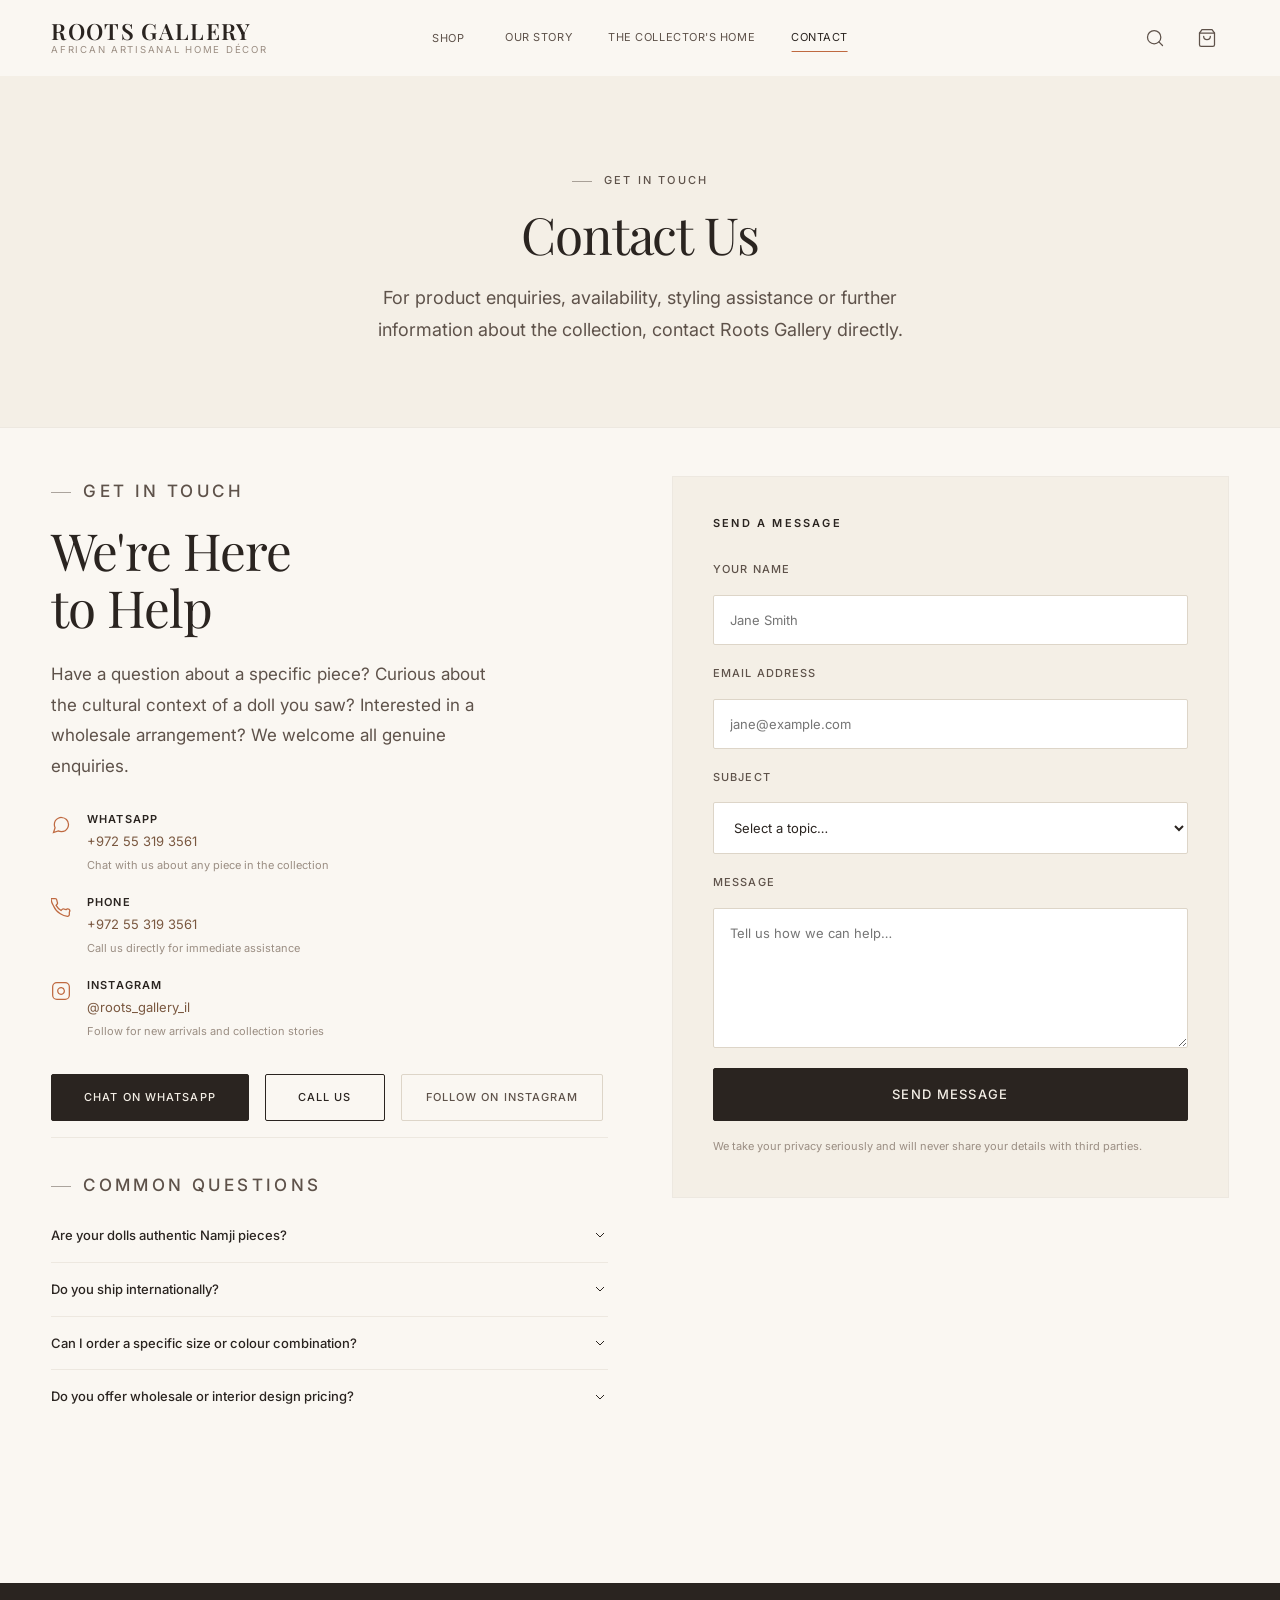
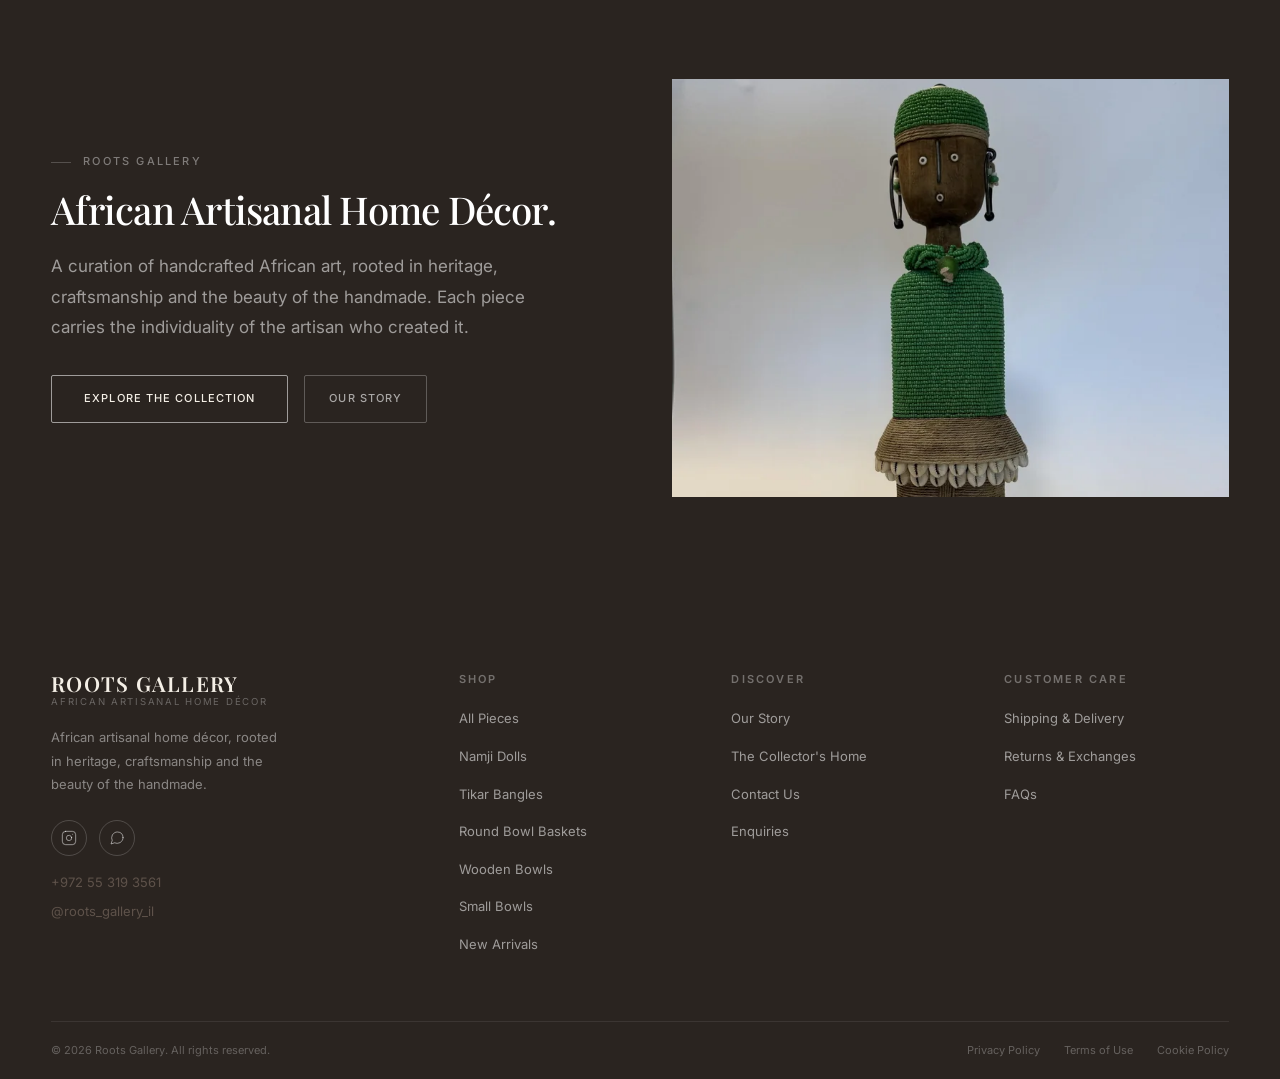
<file: contact.html>
<!DOCTYPE html>
<html lang="en">
<head>
  <meta charset="UTF-8">
  <meta name="viewport" content="width=device-width, initial-scale=1.0">
  <meta name="description" content="Contact ROOTS for product enquiries, availability, styling assistance or further information about our collection of handcrafted African art and home d&#233;cor.">
  <title>Contact Us | ROOTS</title>
  <link rel="stylesheet" href="css/main.css">
  <link rel="icon" href="data:image/svg+xml,<svg xmlns='http://www.w3.org/2000/svg' viewBox='0 0 100 100'><text y='.9em' font-size='90'>🪆</text></svg>">
</head>
<body data-page="contact">
  <main>

    <!-- ═══════════════════════════════════════════════
         PAGE HERO
    ═══════════════════════════════════════════════ -->
    <section class="page-hero">
      <div class="container container--narrow" style="text-align:center;">
        <p class="subheading" style="margin-bottom:var(--s4)">Get in Touch</p>
        <h1 class="heading-1" style="margin-bottom:var(--s5)">Contact Us</h1>
        <p class="body-lg" style="max-width:48ch;margin:0 auto;">For product enquiries, availability, styling assistance or further information about the collection, contact Roots Gallery directly.</p>
      </div>
    </section>

    <!-- ═══════════════════════════════════════════════
         CONTACT LAYOUT
    ═══════════════════════════════════════════════ -->
    <div class="container container--wide">
      <div class="contact-layout">

        <!-- ─── CONTACT INFO ─── -->
        <div class="contact-info">
          <p class="subheading fade-up">Get in Touch</p>
          <h2 class="fade-up delay-1">We're Here<br>to Help</h2>
          <p class="fade-up delay-2">
            Have a question about a specific piece? Curious about the cultural context of a doll you saw? Interested in a wholesale arrangement? We welcome all genuine enquiries.
          </p>

          <div class="contact-details fade-up delay-3">

            <div class="contact-detail">
              <div class="contact-detail-icon">
                <svg xmlns="http://www.w3.org/2000/svg" viewBox="0 0 24 24" fill="none" stroke="currentColor" stroke-width="1.5" stroke-linecap="round">
                  <path d="M21 11.5a8.38 8.38 0 01-.9 3.8 8.5 8.5 0 01-7.6 4.7 8.38 8.38 0 01-3.8-.9L3 21l1.9-5.7a8.38 8.38 0 01-.9-3.8 8.5 8.5 0 014.7-7.6 8.38 8.38 0 013.8-.9h.5a8.48 8.48 0 018 8v.5z"/>
                </svg>
              </div>
              <div class="contact-detail-info">
                <h4>WhatsApp</h4>
                <p><a href="https://wa.me/972553193561" target="_blank" rel="noopener noreferrer" style="color:var(--accent);">+972 55 319 3561</a></p>
                <p style="font-size:var(--fs-xs);color:var(--text-3);margin-top:3px;">Chat with us about any piece in the collection</p>
              </div>
            </div>

            <div class="contact-detail">
              <div class="contact-detail-icon">
                <svg xmlns="http://www.w3.org/2000/svg" viewBox="0 0 24 24" fill="none" stroke="currentColor">
                  <path d="M22 16.92v3a2 2 0 01-2.18 2 19.79 19.79 0 01-8.63-3.07A19.5 19.5 0 013.07 9.63a19.79 19.79 0 01-3.07-8.67A2 2 0 012 .84h3a2 2 0 012 1.72c.127.96.361 1.903.7 2.81a2 2 0 01-.45 2.11L6.09 8.91a16 16 0 006 6l1.27-1.27a2 2 0 012.11-.45c.907.339 1.85.573 2.81.7A2 2 0 0122 16.92z"/>
                </svg>
              </div>
              <div class="contact-detail-info">
                <h4>Phone</h4>
                <p><a href="tel:+972553193561" style="color:var(--accent);">+972 55 319 3561</a></p>
                <p style="font-size:var(--fs-xs);color:var(--text-3);margin-top:3px;">Call us directly for immediate assistance</p>
              </div>
            </div>

            <div class="contact-detail">
              <div class="contact-detail-icon">
                <svg xmlns="http://www.w3.org/2000/svg" viewBox="0 0 24 24" fill="none" stroke="currentColor">
                  <rect x="2" y="2" width="20" height="20" rx="5" ry="5"/>
                  <path d="M16 11.37A4 4 0 1112.63 8 4 4 0 0116 11.37z"/>
                  <line x1="17.5" y1="6.5" x2="17.51" y2="6.5"/>
                </svg>
              </div>
              <div class="contact-detail-info">
                <h4>Instagram</h4>
                <p><a href="https://www.instagram.com/roots_gallery_il/" target="_blank" rel="noopener noreferrer" style="color:var(--accent);">@roots_gallery_il</a></p>
                <p style="font-size:var(--fs-xs);color:var(--text-3);margin-top:3px;">Follow for new arrivals and collection stories</p>
              </div>
            </div>

          </div>

          <!-- Direct contact buttons -->
          <div style="display:flex;gap:var(--s4);flex-wrap:wrap;margin-top:var(--s8);" class="fade-up delay-4">
            <a href="https://wa.me/972553193561" target="_blank" rel="noopener noreferrer" class="btn btn-primary">Chat on WhatsApp</a>
            <a href="tel:+972553193561" class="btn btn-outline">Call Us</a>
            <a href="https://www.instagram.com/roots_gallery_il/" target="_blank" rel="noopener noreferrer" class="btn btn-ghost">Follow on Instagram</a>
          </div>

          <!-- FAQ accordion preview -->
          <div style="border-top:1px solid var(--border-light);padding-top:var(--s8);margin-top:var(--s4);">
            <p class="subheading" style="margin-bottom:var(--s6);">Common Questions</p>

            <div style="display:flex;flex-direction:column;gap:var(--s4);">
              <details style="border-bottom:1px solid var(--border-light);padding-bottom:var(--s4);">
                <summary style="font-size:var(--fs-sm);font-weight:500;color:var(--text-1);cursor:pointer;list-style:none;display:flex;justify-content:space-between;align-items:center;">
                  Are your dolls authentic Namji pieces?
                  <svg xmlns="http://www.w3.org/2000/svg" viewBox="0 0 24 24" fill="none" stroke="currentColor" stroke-width="1.5" style="width:16px;height:16px;flex-shrink:0;"><polyline points="6 9 12 15 18 9"/></svg>
                </summary>
                <p style="font-size:var(--fs-sm);color:var(--text-2);line-height:var(--lh-loose);padding-top:var(--s3);">
                  Our pieces are handcrafted by artisans in Cameroon in the Namji doll tradition. We present them honestly: they are contemporary works made in a living craft tradition, not historical artefacts. Each comes with a provenance card describing its materials and origin.
                </p>
              </details>

              <details style="border-bottom:1px solid var(--border-light);padding-bottom:var(--s4);">
                <summary style="font-size:var(--fs-sm);font-weight:500;color:var(--text-1);cursor:pointer;list-style:none;display:flex;justify-content:space-between;align-items:center;">
                  Do you ship internationally?
                  <svg xmlns="http://www.w3.org/2000/svg" viewBox="0 0 24 24" fill="none" stroke="currentColor" stroke-width="1.5" style="width:16px;height:16px;flex-shrink:0;"><polyline points="6 9 12 15 18 9"/></svg>
                </summary>
                <p style="font-size:var(--fs-sm);color:var(--text-2);line-height:var(--lh-loose);padding-top:var(--s3);">
                  Yes, we ship worldwide. All orders are carefully packed and insured during transit. Shipping times range from 5–14 business days depending on your location and chosen shipping method.
                </p>
              </details>

              <details style="border-bottom:1px solid var(--border-light);padding-bottom:var(--s4);">
                <summary style="font-size:var(--fs-sm);font-weight:500;color:var(--text-1);cursor:pointer;list-style:none;display:flex;justify-content:space-between;align-items:center;">
                  Can I order a specific size or colour combination?
                  <svg xmlns="http://www.w3.org/2000/svg" viewBox="0 0 24 24" fill="none" stroke="currentColor" stroke-width="1.5" style="width:16px;height:16px;flex-shrink:0;"><polyline points="6 9 12 15 18 9"/></svg>
                </summary>
                <p style="font-size:var(--fs-sm);color:var(--text-2);line-height:var(--lh-loose);padding-top:var(--s3);">
                  We can sometimes accommodate special requests for specific palette preferences or sizing. Please contact us before placing an order to discuss what is possible. Note that exact replication of a bead pattern is not possible — each piece is unique.
                </p>
              </details>

              <details style="padding-bottom:var(--s4);">
                <summary style="font-size:var(--fs-sm);font-weight:500;color:var(--text-1);cursor:pointer;list-style:none;display:flex;justify-content:space-between;align-items:center;">
                  Do you offer wholesale or interior design pricing?
                  <svg xmlns="http://www.w3.org/2000/svg" viewBox="0 0 24 24" fill="none" stroke="currentColor" stroke-width="1.5" style="width:16px;height:16px;flex-shrink:0;"><polyline points="6 9 12 15 18 9"/></svg>
                </summary>
                <p style="font-size:var(--fs-sm);color:var(--text-2);line-height:var(--lh-loose);padding-top:var(--s3);">
                  Yes. We work with interior designers, hotels, retailers, and galleries. Please use the contact form or email us directly with details of your interest and we will respond with a wholesale or trade pricing structure.
                </p>
              </details>
            </div>
          </div>

        </div>

        <!-- ─── CONTACT FORM ─── -->
        <div class="contact-form fade-up delay-2">
          <h3>Send a Message</h3>

          <form id="contact-form" novalidate>
            <div class="form-group">
              <label for="contact-name">Your Name</label>
              <input type="text" id="contact-name" name="name" placeholder="Jane Smith" required autocomplete="name">
            </div>

            <div class="form-group">
              <label for="contact-email">Email Address</label>
              <input type="email" id="contact-email" name="email" placeholder="jane@example.com" required autocomplete="email">
            </div>

            <div class="form-group">
              <label for="contact-subject">Subject</label>
              <select id="contact-subject" name="subject">
                <option value="">Select a topic…</option>
                <option value="general">General Enquiry</option>
                <option value="order">Order or Shipping Question</option>
                <option value="product">Question about a Specific Piece</option>
                <option value="wholesale">Wholesale / Trade Enquiry</option>
                <option value="cultural">Cultural / Provenance Question</option>
                <option value="return">Returns or Exchanges</option>
                <option value="other">Other</option>
              </select>
            </div>

            <div class="form-group">
              <label for="contact-message">Message</label>
              <textarea id="contact-message" name="message" placeholder="Tell us how we can help…" required></textarea>
            </div>

            <button type="submit" class="btn btn-primary btn-full btn-lg">Send Message</button>

            <p style="font-size:var(--fs-xs);color:var(--text-3);margin-top:var(--s4);line-height:var(--lh-loose);">
              We take your privacy seriously and will never share your details with third parties.
            </p>
          </form>
        </div>

      </div>
    </div>

    <!-- ═══════════════════════════════════════════════
         BRAND STRIP
    ═══════════════════════════════════════════════ -->
    <section class="section section-dark" style="margin-top:var(--s16);">
      <div class="container container--wide">
        <div class="contact-map-grid">
          <div>
            <p class="subheading" style="color:rgba(255,255,255,0.4);margin-bottom:var(--s4);">Roots Gallery</p>
            <h2 class="fade-up" style="color:var(--white);font-size:clamp(var(--fs-2xl),3vw,var(--fs-5xl));margin-bottom:var(--s5);">African Artisanal Home D&#233;cor.</h2>
            <p class="fade-up delay-1" style="font-size:var(--fs-md);color:rgba(255,255,255,0.55);line-height:var(--lh-loose);max-width:44ch;">A curation of handcrafted African art, rooted in heritage, craftsmanship and the beauty of the handmade. Each piece carries the individuality of the artisan who created it.</p>
            <div style="margin-top:var(--s8);display:flex;gap:var(--s4);flex-wrap:wrap;" class="fade-up delay-2">
              <a href="shop.html" class="btn btn-outline-light">Explore the Collection</a>
              <a href="about.html" class="btn btn-ghost" style="border-color:rgba(255,255,255,0.25);color:rgba(255,255,255,0.6);">Our Story</a>
            </div>
          </div>
          <div class="fade-in" style="aspect-ratio:4/3;overflow:hidden;">
            <img
              src="assets/products/winter-2026/dn09.webp"
              alt="Pastel Green Namji Doll, DN09, representing the Roots Gallery collection of African artisanal pieces"
              loading="lazy"
              style="width:100%;height:100%;object-fit:cover;object-position:center 20%;"
              width="800" height="1067"
            >
          </div>
        </div>
      </div>
    </section>

  </main>

  <script src="js/products.js"></script>
  <script src="js/cart.js"></script>
  <script src="js/components.js"></script>
  <script>
    document.addEventListener('DOMContentLoaded', function () {
      const form = document.getElementById('contact-form');
      if (form) {
        form.addEventListener('submit', function (e) {
          e.preventDefault();
          const name = document.getElementById('contact-name').value.trim();
          if (!name) return;
          if (typeof showToast !== 'undefined') {
            showToast(
              `Thank you, ${name}. We'll be in touch within 1–2 business days.`,
              'success',
              'Message received'
            );
          }
          form.reset();
        });
      }
    });
  </script>
</body>
</html>
</file>
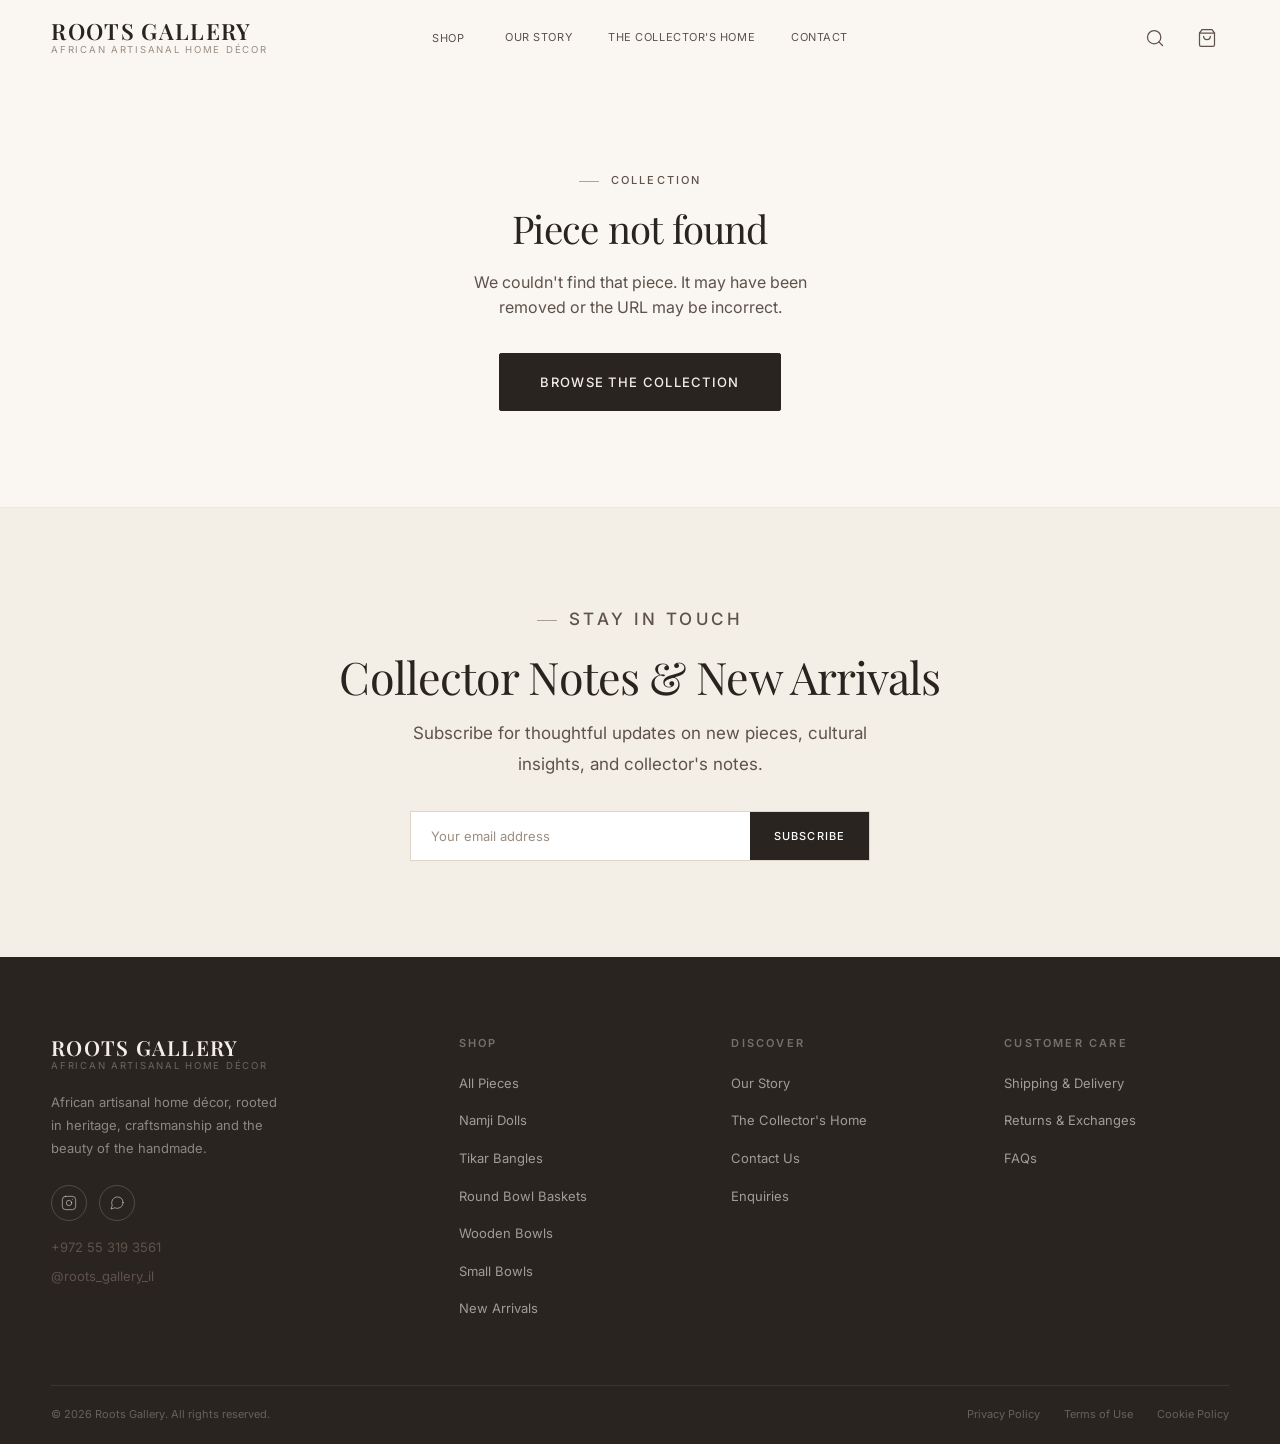
<file: product.html>
<!DOCTYPE html>
<html lang="en">
<head>
  <meta charset="UTF-8">
  <meta name="viewport" content="width=device-width, initial-scale=1.0">
  <meta name="description" content="Handcrafted African artisanal piece from ROOTS. Each piece is one of a kind and carries the individuality of the artisan who created it.">
  <title>Product | ROOTS</title>
  <link rel="stylesheet" href="css/main.css">
  <link rel="icon" href="data:image/svg+xml,<svg xmlns='http://www.w3.org/2000/svg' viewBox='0 0 100 100'><text y='.9em' font-size='90'>🪆</text></svg>">
</head>
<body data-page="shop">
  <main>
    <div id="product-detail-root">
      <div class="container container--wide">

        <!-- Breadcrumbs -->
        <nav class="breadcrumbs" aria-label="Breadcrumb">
          <a href="index.html">Home</a>
          <span class="sep" aria-hidden="true">›</span>
          <a href="shop.html">Collection</a>
          <span class="sep" aria-hidden="true">›</span>
          <span class="current" id="breadcrumb-product" aria-current="page">Loading…</span>
        </nav>

        <!-- Product Detail -->
        <div class="product-detail">
          <div class="product-detail-grid">

            <!-- ─── IMAGE GALLERY ─── -->
            <div class="product-gallery" aria-label="Product images">
              <div class="gallery-thumbs" id="gallery-thumbs" role="list" aria-label="Image thumbnails">
                <!-- Populated by product.js -->
              </div>
              <div class="gallery-main" role="img">
                <img
                  id="gallery-main-image"
                  src=""
                  alt=""
                  width="600" height="800"
                >
                <button class="gallery-zoom-btn" aria-label="Zoom image">
                  <svg xmlns="http://www.w3.org/2000/svg" viewBox="0 0 24 24" fill="none" stroke="currentColor" stroke-width="1.5"><circle cx="11" cy="11" r="8"/><line x1="21" y1="21" x2="16.65" y2="16.65"/><line x1="11" y1="8" x2="11" y2="14"/><line x1="8" y1="11" x2="14" y2="11"/></svg>
                </button>
              </div>
            </div>

            <!-- ─── PRODUCT INFO ─── -->
            <div class="product-info">

              <div class="product-info-category" id="product-category"></div>
              <h1 id="product-title"></h1>

              <div class="product-info-price">
                <span class="price" id="product-price"></span>
              </div>

              <div id="product-availability" style="margin-bottom:var(--s5);"></div>

              <p class="product-info-description" id="product-description"></p>

              <!-- Add to cart -->
              <div class="product-actions">
                <div class="product-qty" aria-label="Quantity">
                  <button class="product-qty-btn" id="qty-dec" aria-label="Decrease quantity">−</button>
                  <input
                    type="number"
                    id="product-qty"
                    class="product-qty-input"
                    value="1"
                    min="1"
                    max="99"
                    aria-label="Quantity"
                  >
                  <button class="product-qty-btn" id="qty-inc" aria-label="Increase quantity">+</button>
                </div>
                <button
                  class="btn btn-primary btn-lg btn-full"
                  id="add-to-cart-btn"
                  data-add-to-cart=""
                  style="max-width:400px;"
                >
                  Add to Cart
                </button>
              </div>

              <!-- Product Details accordion -->
              <div class="product-details-accordion">

                <div class="accordion-item open">
                  <button class="accordion-header" aria-expanded="true">
                    <span class="accordion-title">Product Details</span>
                    <svg class="accordion-icon" xmlns="http://www.w3.org/2000/svg" viewBox="0 0 24 24" fill="none" stroke="currentColor" stroke-width="1.5"><polyline points="6 9 12 15 18 9"/></svg>
                  </button>
                  <div class="accordion-body">
                    <div class="accordion-content">
                      <div class="detail-table" id="product-details-table">
                        <!-- Populated by product.js -->
                      </div>
                    </div>
                  </div>
                </div>

              </div>
              <!-- ─── END ACCORDION ─── -->

              <!-- Collection story link (populated by product.js) -->
              <div id="product-collection-link" style="margin-top:var(--s8);padding-top:var(--s8);border-top:1px solid var(--border-light);"></div>

            </div>
            <!-- ─── END PRODUCT INFO ─── -->

          </div>
        </div>

        <!-- ═══════════════════════════════════════════════
             RELATED PRODUCTS
        ═══════════════════════════════════════════════ -->
        <section class="related-products" id="related-products-section" aria-labelledby="related-heading">
          <div class="section-header">
            <div class="section-header-left">
              <p class="subheading">You May Also Like</p>
              <h2 id="related-heading">More from This Category</h2>
            </div>
            <a href="shop.html" class="text-link">
              View all pieces
              <svg xmlns="http://www.w3.org/2000/svg" viewBox="0 0 24 24" fill="none" stroke="currentColor"><line x1="5" y1="12" x2="19" y2="12"/><polyline points="12 5 19 12 12 19"/></svg>
            </a>
          </div>
          <div class="products-grid products-grid--3col" id="related-products-grid" role="list">
            <!-- Populated by product.js -->
          </div>
        </section>

      </div>
    </div>
  </main>

  <!-- ═══════════════════════════════════════════════
       NEWSLETTER
  ═══════════════════════════════════════════════ -->
  <section class="newsletter">
    <div class="container container--narrow">
      <p class="subheading">Stay in Touch</p>
      <h2>Collector Notes &amp; New Arrivals</h2>
      <p>Subscribe for thoughtful updates on new pieces, cultural insights, and collector's notes.</p>
      <form class="newsletter-form" novalidate>
        <input type="email" placeholder="Your email address" aria-label="Email address" required>
        <button type="submit">Subscribe</button>
      </form>
    </div>
  </section>

  <script src="js/products.js"></script>
  <script src="js/cart.js"></script>
  <script src="js/components.js"></script>
  <script src="js/product.js"></script>
</body>
</html>
</file>
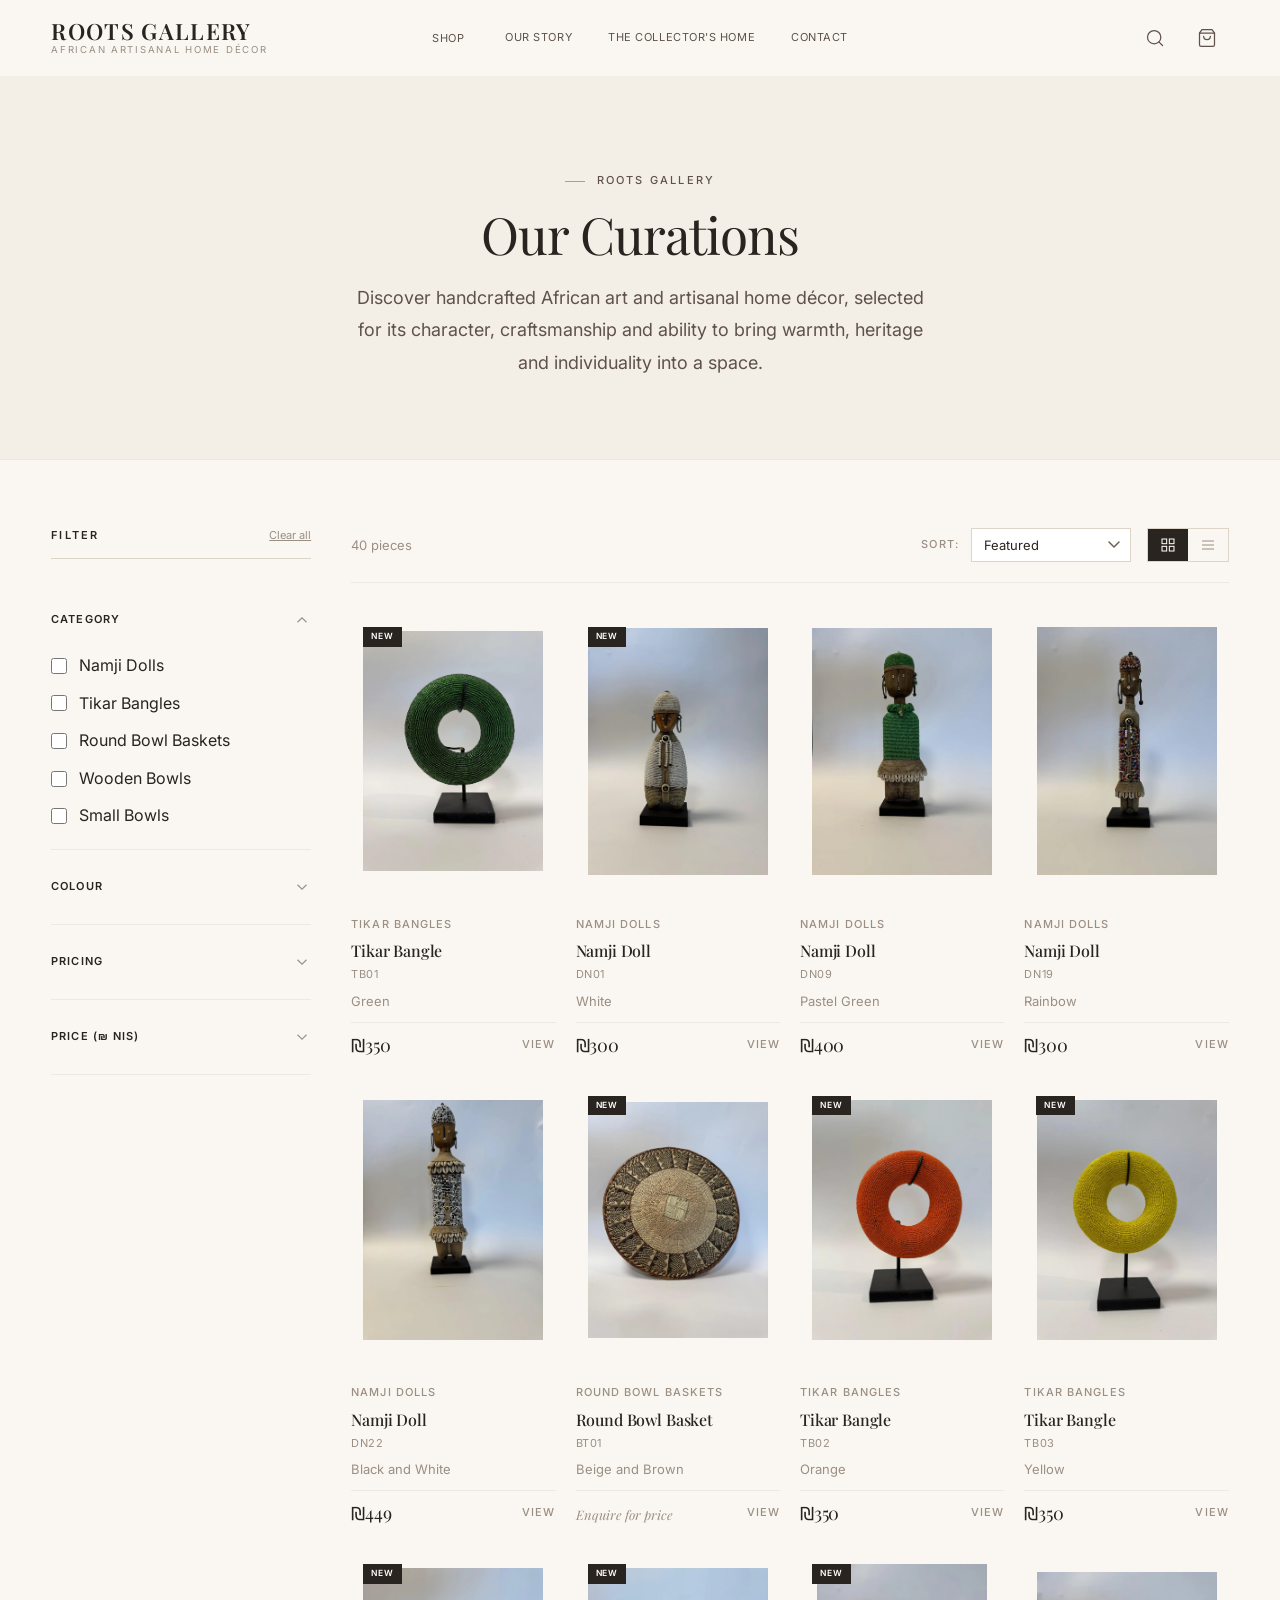
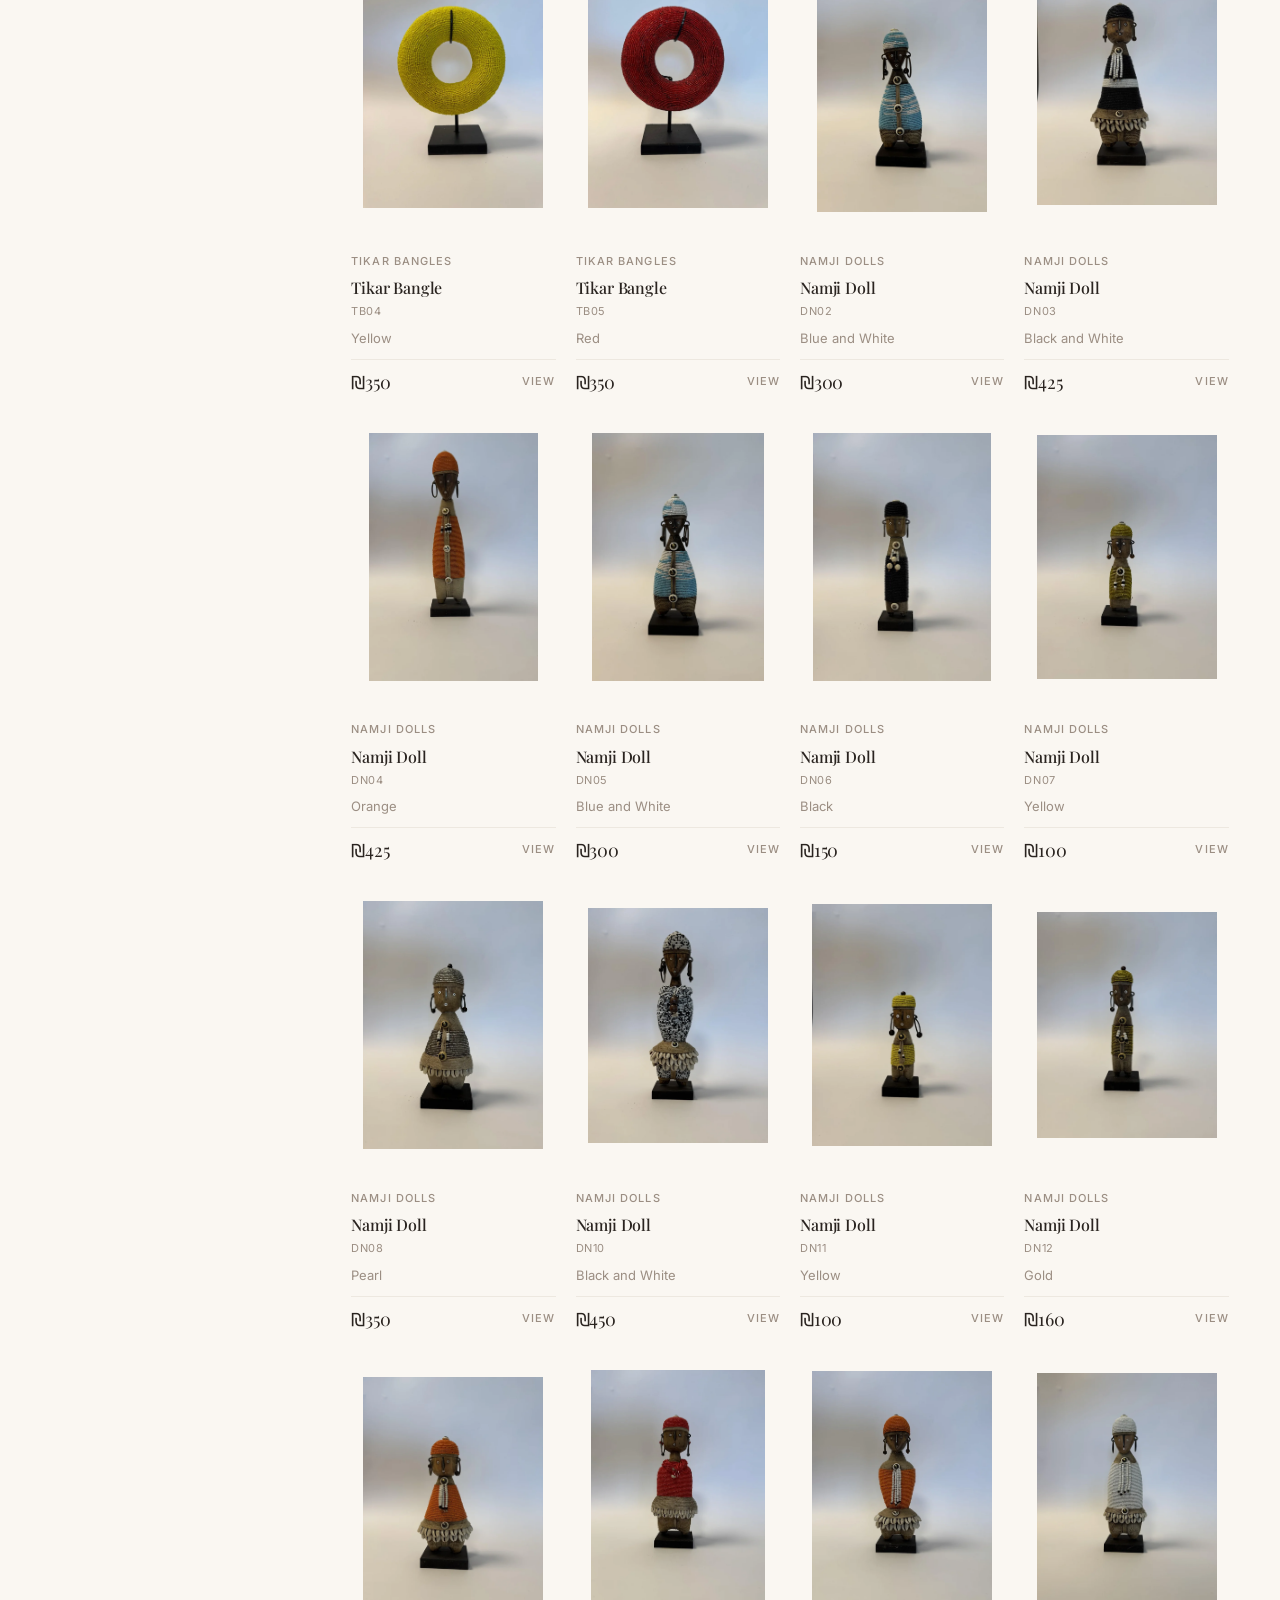
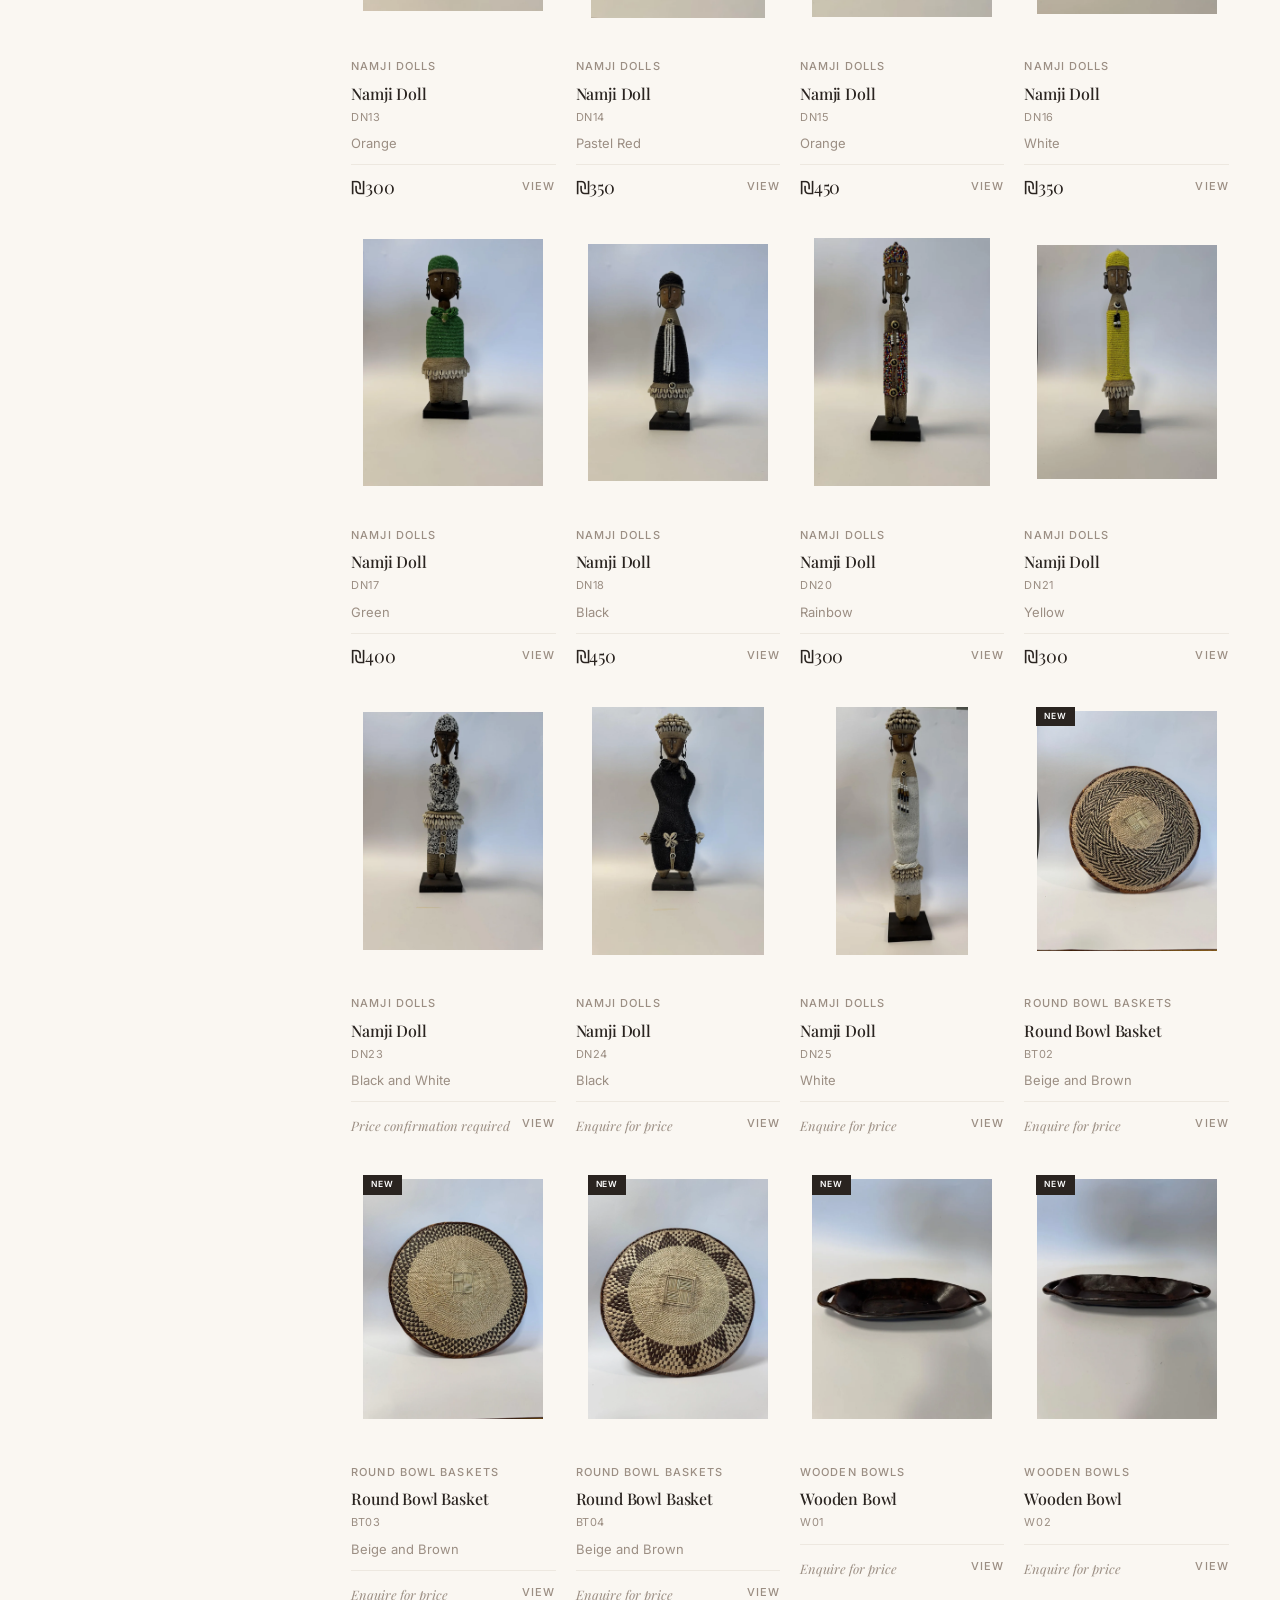
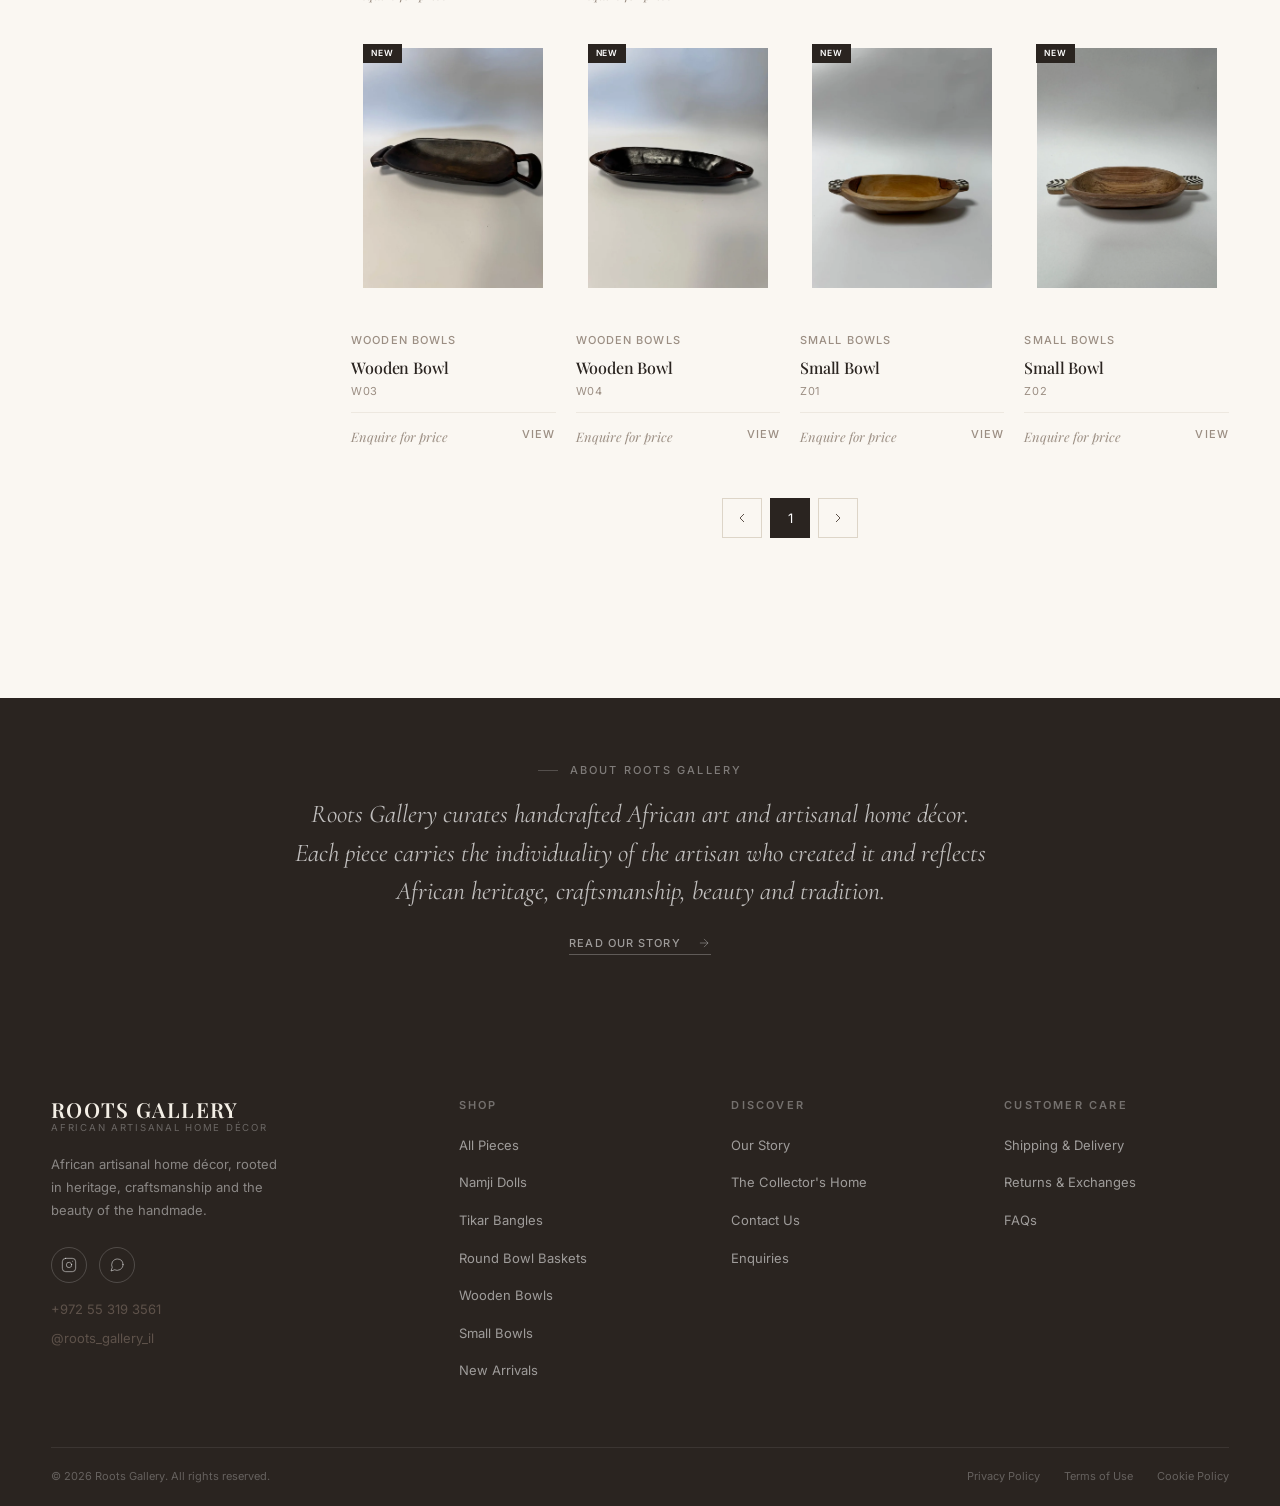
<file: shop.html>
<!DOCTYPE html>
<html lang="en">
<head>
  <meta charset="UTF-8">
  <meta name="viewport" content="width=device-width, initial-scale=1.0">
  <meta name="description" content="Discover handcrafted African art and artisanal home d&#233;cor from ROOTS. Browse Namji dolls, Tikar bangles, Round Bowl Baskets and more, each one individually crafted.">
  <title>Our Curations | ROOTS</title>
  <link rel="stylesheet" href="css/main.css">
  <link rel="icon" href="data:image/svg+xml,<svg xmlns='http://www.w3.org/2000/svg' viewBox='0 0 100 100'><text y='.9em' font-size='90'>🪆</text></svg>">
</head>
<body data-page="shop">
  <main>

    <!-- ═══════════════════════════════════════════════
         PAGE HERO
    ═══════════════════════════════════════════════ -->
    <section class="page-hero">
      <div class="container container--narrow" style="text-align:center;">
        <p class="subheading" style="margin-bottom:var(--s4)">Roots Gallery</p>
        <h1 class="heading-1" style="margin-bottom:var(--s5)">Our Curations</h1>
        <p class="body-lg" style="max-width:52ch;margin:0 auto;">Discover handcrafted African art and artisanal home d&#233;cor, selected for its character, craftsmanship and ability to bring warmth, heritage and individuality into a space.</p>
      </div>
    </section>

    <!-- ═══════════════════════════════════════════════
         SHOP LAYOUT
    ═══════════════════════════════════════════════ -->
    <div class="container container--wide">

      <!-- Mobile filter toggle -->
      <div style="padding:var(--s5) 0 0;display:flex;align-items:center;gap:var(--s3);">
        <button class="mobile-filter-toggle" aria-label="Open filters">
          <svg xmlns="http://www.w3.org/2000/svg" viewBox="0 0 24 24" fill="none" stroke="currentColor" stroke-width="1.5"><line x1="4" y1="6" x2="11" y2="6"/><line x1="13" y1="6" x2="20" y2="6"/><line x1="4" y1="12" x2="7" y2="12"/><line x1="9" y1="12" x2="20" y2="12"/><line x1="4" y1="18" x2="13" y2="18"/><line x1="15" y1="18" x2="20" y2="18"/><circle cx="12" cy="6" r="1" fill="currentColor" stroke="none"/><circle cx="8" cy="12" r="1" fill="currentColor" stroke="none"/><circle cx="14" cy="18" r="1" fill="currentColor" stroke="none"/></svg>
          Filters
          <span class="filter-active-count" style="display:none;" aria-label="active filters"></span>
        </button>
      </div>

      <div class="shop-layout">

        <!-- ─── FILTER SIDEBAR ─── -->
        <aside class="shop-filters" aria-label="Product filters">
          <div class="filters-header">
            <h3>Filter</h3>
            <button class="filters-clear" type="button">Clear all</button>
          </div>
          <!-- Filter groups injected by shop.js -->
          <div id="filter-sidebar"></div>
        </aside>

        <!-- ─── PRODUCT AREA ─── -->
        <div class="shop-main">

          <!-- Toolbar -->
          <div class="shop-toolbar">
            <p class="shop-count" id="shop-product-count" aria-live="polite">Loading…</p>

            <div style="display:flex;align-items:center;gap:var(--s4);">

              <!-- Sort -->
              <div class="shop-sort">
                <label for="shop-sort-select">Sort:</label>
                <select id="shop-sort-select" aria-label="Sort products">
                  <option value="featured">Featured</option>
                  <option value="newest">Newest</option>
                  <option value="price-asc">Price: Low to High</option>
                  <option value="price-desc">Price: High to Low</option>
                </select>
              </div>

              <!-- View toggle -->
              <div class="view-toggle" role="group" aria-label="View layout">
                <button class="view-btn active" id="view-grid" aria-label="Grid view" aria-pressed="true">
                  <svg xmlns="http://www.w3.org/2000/svg" viewBox="0 0 24 24" fill="none" stroke="currentColor" stroke-width="1.5"><rect x="3" y="3" width="7" height="7"/><rect x="14" y="3" width="7" height="7"/><rect x="3" y="14" width="7" height="7"/><rect x="14" y="14" width="7" height="7"/></svg>
                </button>
                <button class="view-btn" id="view-list" aria-label="List view" aria-pressed="false">
                  <svg xmlns="http://www.w3.org/2000/svg" viewBox="0 0 24 24" fill="none" stroke="currentColor" stroke-width="1.5"><line x1="3" y1="6" x2="21" y2="6"/><line x1="3" y1="12" x2="21" y2="12"/><line x1="3" y1="18" x2="21" y2="18"/></svg>
                </button>
              </div>

            </div>
          </div>

          <!-- Category editorial introduction (injected by shop.js) -->
          <div id="category-editorial" style="display:none;" aria-live="polite"></div>

          <!-- Product Grid -->
          <div class="products-grid" id="shop-products-grid" role="list" aria-label="Products">
            <!-- Populated by shop.js -->
          </div>

          <!-- Pagination (static for now) -->
          <nav class="pagination" aria-label="Page navigation">
            <button class="pagination-btn prev" aria-label="Previous page">
              <svg xmlns="http://www.w3.org/2000/svg" viewBox="0 0 24 24" fill="none" stroke="currentColor" stroke-width="1.5"><polyline points="15 18 9 12 15 6"/></svg>
            </button>
            <button class="pagination-btn active" aria-current="page">1</button>
            <button class="pagination-btn next" aria-label="Next page">
              <svg xmlns="http://www.w3.org/2000/svg" viewBox="0 0 24 24" fill="none" stroke="currentColor" stroke-width="1.5"><polyline points="9 18 15 12 9 6"/></svg>
            </button>
          </nav>

        </div>
        <!-- ─── END PRODUCT AREA ─── -->

      </div>
    </div>

    <!-- ═══════════════════════════════════════════════
         MOBILE FILTER DRAWER
    ═══════════════════════════════════════════════ -->
    <div class="filter-drawer" id="filter-drawer" aria-label="Filter products" aria-modal="true" role="dialog">
      <div class="filter-drawer-overlay"></div>
      <div class="filter-drawer-panel">
        <div class="filter-drawer-header">
          <h3>Filter Pieces</h3>
          <button class="filter-drawer-close" id="filter-drawer-close-btn" aria-label="Close filters">
            <svg xmlns="http://www.w3.org/2000/svg" viewBox="0 0 24 24" fill="none" stroke="currentColor" stroke-width="1.5"><line x1="18" y1="6" x2="6" y2="18"/><line x1="6" y1="6" x2="18" y2="18"/></svg>
          </button>
        </div>
        <div id="filter-drawer-body"></div>
        <div style="padding-top:var(--s8);">
          <button class="btn btn-primary btn-full" id="filter-drawer-apply">Apply Filters</button>
        </div>
      </div>
    </div>

    <!-- ═══════════════════════════════════════════════
         BRAND STRIP
    ═══════════════════════════════════════════════ -->
    <section class="section-sm section-dark" style="margin-top:var(--s16);" aria-label="About Roots Gallery">
      <div class="container" style="text-align:center;">
        <p class="subheading" style="color:rgba(255,255,255,0.4);margin-bottom:var(--s4);">About Roots Gallery</p>
        <p class="editorial" style="max-width:64ch;margin:0 auto;color:rgba(255,255,255,0.7);">
          Roots Gallery curates handcrafted African art and artisanal home d&#233;cor. Each piece carries the individuality of the artisan who created it and reflects African heritage, craftsmanship, beauty and tradition.
        </p>
        <a href="about.html" class="text-link" style="color:rgba(255,255,255,0.55);border-color:rgba(255,255,255,0.25);margin-top:var(--s6);display:inline-flex;">
          Read our story
          <svg xmlns="http://www.w3.org/2000/svg" viewBox="0 0 24 24" fill="none" stroke="currentColor" style="width:14px;height:14px;margin-left:8px;"><line x1="5" y1="12" x2="19" y2="12"/><polyline points="12 5 19 12 12 19"/></svg>
        </a>
      </div>
    </section>

  </main>

  <script src="js/products.js"></script>
  <script src="js/cart.js"></script>
  <script src="js/components.js"></script>
  <script src="js/shop.js"></script>
</body>
</html>
</file>
<file: css/main.css>
/* ============================================================
   ROOTS GALLERY — Main Stylesheet
   Namji Dolls · African Luxury Ecommerce
   ============================================================ */

@import url('https://fonts.googleapis.com/css2?family=Playfair+Display:ital,wght@0,400;0,500;0,600;0,700;1,400;1,500&family=Inter:wght@300;400;500;600&family=Cormorant+Garamond:ital,wght@0,400;0,500;0,600;1,400;1,500;1,600&display=swap');

/* ============================================================
   CSS CUSTOM PROPERTIES
   ============================================================ */
:root {
  /* Brand Colors */
  --cream:        #FAF7F2;
  --warm-white:   #F4EFE6;
  --sand:         #EDE4D6;
  --sand-dark:    #D8CCBB;
  --taupe:        #B9A896;
  --brown-light:  #9E7A5C;
  --brown:        #7A5840;
  --brown-deep:   #5C3D28;
  --charcoal:     #2A2420;
  --ink:          #16110C;
  --terracotta:   #BF6940;
  --gold:         #C6A043;
  --gold-light:   #DFC27A;
  --sage:         #6A7A5C;
  --copper:       #A0664A;
  --white:        #FFFFFF;

  /* Semantic */
  --bg:           var(--cream);
  --bg-alt:       var(--warm-white);
  --bg-dark:      var(--charcoal);
  --bg-card:      #FFFFFF;
  --text-1:       var(--charcoal);
  --text-2:       #5E524A;
  --text-3:       #9B8E83;
  --text-on-dark: var(--warm-white);
  --border:       #DDD5C8;
  --border-light: #EDE8E0;
  --accent:       var(--brown);
  --accent-2:     var(--terracotta);
  --gold-accent:  var(--gold);

  /* Typography */
  --ff-display:   'Playfair Display', Georgia, serif;
  --ff-body:      'Inter', -apple-system, BlinkMacSystemFont, sans-serif;
  --ff-editorial: 'Cormorant Garamond', Georgia, serif;

  /* Type Scale */
  --fs-xs:   0.6875rem;
  --fs-sm:   0.8125rem;
  --fs-base: 1rem;
  --fs-md:   1.0625rem;
  --fs-lg:   1.125rem;
  --fs-xl:   1.25rem;
  --fs-2xl:  1.5rem;
  --fs-3xl:  1.875rem;
  --fs-4xl:  2.25rem;
  --fs-5xl:  3rem;
  --fs-6xl:  3.75rem;
  --fs-7xl:  4.5rem;
  --fs-8xl:  5.5rem;
  --fs-9xl:  7rem;

  /* Letter spacing */
  --ls-tight:  -0.02em;
  --ls-normal:  0;
  --ls-wide:    0.05em;
  --ls-wider:   0.1em;
  --ls-widest:  0.2em;

  /* Line heights */
  --lh-tight:  1.15;
  --lh-snug:   1.3;
  --lh-base:   1.6;
  --lh-loose:  1.8;

  /* Spacing */
  --s1:  0.25rem;
  --s2:  0.5rem;
  --s3:  0.75rem;
  --s4:  1rem;
  --s5:  1.25rem;
  --s6:  1.5rem;
  --s8:  2rem;
  --s10: 2.5rem;
  --s12: 3rem;
  --s16: 4rem;
  --s20: 5rem;
  --s24: 6rem;
  --s32: 8rem;
  --s40: 10rem;

  /* Container */
  --max-w:       1440px;
  --max-w-wide:  1320px;
  --max-w-std:   1160px;
  --max-w-narrow: 900px;
  --max-w-text:  680px;
  --px:          clamp(1.5rem, 4vw, 4rem);

  /* Header */
  --header-h: 76px;

  /* Transitions */
  --ease-fast:   200ms cubic-bezier(0.4, 0, 0.2, 1);
  --ease-base:   350ms cubic-bezier(0.4, 0, 0.2, 1);
  --ease-slow:   550ms cubic-bezier(0.4, 0, 0.2, 1);
  --ease-spring: 400ms cubic-bezier(0.34, 1.56, 0.64, 1);

  /* Shadows */
  --shadow-xs:  0 1px 2px rgba(26, 17, 8, 0.06);
  --shadow-sm:  0 2px 8px rgba(26, 17, 8, 0.07), 0 1px 2px rgba(26, 17, 8, 0.04);
  --shadow-md:  0 4px 16px rgba(26, 17, 8, 0.09), 0 2px 4px rgba(26, 17, 8, 0.05);
  --shadow-lg:  0 12px 40px rgba(26, 17, 8, 0.11), 0 4px 8px rgba(26, 17, 8, 0.06);
  --shadow-xl:  0 24px 64px rgba(26, 17, 8, 0.14);

  /* Border radius */
  --r-sm:  2px;
  --r-md:  4px;
  --r-lg:  8px;
  --r-xl:  16px;
}

/* ============================================================
   RESET & BASE
   ============================================================ */
*, *::before, *::after {
  box-sizing: border-box;
  margin: 0;
  padding: 0;
}

html {
  font-size: 16px;
  scroll-behavior: smooth;
  -webkit-text-size-adjust: 100%;
}

body {
  font-family: var(--ff-body);
  font-size: var(--fs-base);
  line-height: var(--lh-base);
  color: var(--text-1);
  background-color: var(--bg);
  -webkit-font-smoothing: antialiased;
  -moz-osx-font-smoothing: grayscale;
  overflow-x: hidden;
}

body.menu-open,
body.cart-panel-open {
  overflow: hidden;
}

img, video {
  display: block;
  max-width: 100%;
  height: auto;
}

a {
  color: inherit;
  text-decoration: none;
}

ul, ol {
  list-style: none;
}

button, input, select, textarea {
  font-family: inherit;
  font-size: inherit;
}

button {
  cursor: pointer;
  background: none;
  border: none;
}

h1, h2, h3, h4, h5, h6 {
  font-family: var(--ff-display);
  font-weight: 500;
  line-height: var(--lh-tight);
  letter-spacing: var(--ls-tight);
  color: var(--text-1);
}

::selection {
  background: var(--sand);
  color: var(--ink);
}

/* ============================================================
   LAYOUT UTILITIES
   ============================================================ */
.container {
  width: 100%;
  max-width: var(--max-w-std);
  margin-inline: auto;
  padding-inline: var(--px);
}

.container--wide { max-width: var(--max-w-wide); }
.container--narrow { max-width: var(--max-w-narrow); }
.container--text { max-width: var(--max-w-text); }
.container--flush { padding-inline: 0; }

.sr-only {
  position: absolute;
  width: 1px; height: 1px;
  padding: 0; margin: -1px;
  overflow: hidden;
  clip: rect(0,0,0,0);
  white-space: nowrap;
  border: 0;
}

/* ============================================================
   TYPOGRAPHY UTILITIES
   ============================================================ */
.display-1 {
  font-family: var(--ff-display);
  font-size: clamp(var(--fs-6xl), 8vw, var(--fs-9xl));
  font-weight: 400;
  line-height: 1.05;
  letter-spacing: -0.03em;
}

.display-2 {
  font-family: var(--ff-display);
  font-size: clamp(var(--fs-5xl), 6vw, var(--fs-8xl));
  font-weight: 400;
  line-height: 1.08;
  letter-spacing: -0.025em;
}

.heading-1 {
  font-family: var(--ff-display);
  font-size: clamp(var(--fs-3xl), 4vw, var(--fs-6xl));
  font-weight: 400;
  line-height: 1.1;
  letter-spacing: -0.02em;
}

.heading-2 {
  font-family: var(--ff-display);
  font-size: clamp(var(--fs-2xl), 3vw, var(--fs-5xl));
  font-weight: 400;
  line-height: 1.15;
  letter-spacing: -0.02em;
}

.heading-3 {
  font-family: var(--ff-display);
  font-size: clamp(var(--fs-xl), 2.5vw, var(--fs-4xl));
  font-weight: 400;
  line-height: 1.2;
}

.subheading {
  font-family: var(--ff-body);
  font-size: var(--fs-xs);
  font-weight: 500;
  letter-spacing: var(--ls-widest);
  text-transform: uppercase;
  color: var(--text-2);
}

.editorial {
  font-family: var(--ff-editorial);
  font-size: clamp(var(--fs-xl), 2vw, var(--fs-3xl));
  font-weight: 400;
  line-height: 1.5;
  font-style: italic;
}

.body-lg {
  font-size: var(--fs-lg);
  line-height: var(--lh-loose);
  color: var(--text-2);
}

.body-sm {
  font-size: var(--fs-sm);
  line-height: var(--lh-base);
  color: var(--text-3);
}

/* ============================================================
   BUTTONS
   ============================================================ */
.btn {
  display: inline-flex;
  align-items: center;
  justify-content: center;
  gap: var(--s2);
  padding: 0.875rem 2rem;
  font-family: var(--ff-body);
  font-size: var(--fs-xs);
  font-weight: 500;
  letter-spacing: var(--ls-wider);
  text-transform: uppercase;
  transition: all var(--ease-base);
  white-space: nowrap;
  border-radius: var(--r-sm);
  position: relative;
  overflow: hidden;
}

.btn-primary {
  background: var(--charcoal);
  color: var(--text-on-dark);
  border: 1.5px solid var(--charcoal);
}

.btn-primary:hover {
  background: var(--ink);
  border-color: var(--ink);
}

.btn-outline {
  background: transparent;
  color: var(--charcoal);
  border: 1.5px solid var(--charcoal);
}

.btn-outline:hover {
  background: var(--charcoal);
  color: var(--text-on-dark);
}

.btn-outline-light {
  background: transparent;
  color: var(--text-on-dark);
  border: 1.5px solid rgba(255,255,255,0.55);
}

.btn-outline-light:hover {
  background: rgba(255,255,255,0.12);
  border-color: rgba(255,255,255,0.8);
}

.btn-ghost {
  background: transparent;
  color: var(--text-2);
  border: 1.5px solid var(--border);
  padding: 0.7rem 1.5rem;
}

.btn-ghost:hover {
  border-color: var(--charcoal);
  color: var(--charcoal);
}

.btn-accent {
  background: var(--accent-2);
  color: var(--white);
  border: 1.5px solid var(--accent-2);
}

.btn-accent:hover {
  background: #a85835;
  border-color: #a85835;
}

.btn-lg {
  padding: 1.1rem 2.5rem;
  font-size: var(--fs-sm);
}

.btn-sm {
  padding: 0.625rem 1.25rem;
  font-size: var(--fs-xs);
}

.btn-full {
  width: 100%;
}

.btn-icon {
  display: inline-flex;
  align-items: center;
  justify-content: center;
  width: 44px;
  height: 44px;
  padding: 0;
  border-radius: 50%;
  transition: all var(--ease-fast);
}

/* Text link */
.text-link {
  font-size: var(--fs-xs);
  font-weight: 500;
  letter-spacing: var(--ls-wider);
  text-transform: uppercase;
  color: var(--text-1);
  display: inline-flex;
  align-items: center;
  gap: var(--s2);
  border-bottom: 1px solid var(--text-1);
  padding-bottom: 2px;
  transition: all var(--ease-fast);
}

.text-link:hover {
  color: var(--accent);
  border-color: var(--accent);
  gap: var(--s3);
}

.text-link svg {
  width: 14px;
  height: 14px;
  transition: transform var(--ease-fast);
}

/* ============================================================
   HEADER & NAVIGATION
   ============================================================ */
.site-header {
  position: fixed;
  top: 0;
  left: 0;
  right: 0;
  z-index: 1000;
  height: var(--header-h);
  display: flex;
  align-items: center;
  background: rgba(250, 247, 242, 0.96);
  backdrop-filter: blur(12px);
  -webkit-backdrop-filter: blur(12px);
  border-bottom: 1px solid transparent;
  transition: border-color var(--ease-base), background var(--ease-base), box-shadow var(--ease-base);
}

.site-header.scrolled {
  border-bottom-color: var(--border-light);
  box-shadow: var(--shadow-sm);
}

.header-inner {
  width: 100%;
  max-width: var(--max-w-wide);
  margin-inline: auto;
  padding-inline: var(--px);
  display: grid;
  grid-template-columns: 1fr auto 1fr;
  align-items: center;
  gap: var(--s6);
}

/* Logo */
.site-logo {
  display: flex;
  flex-direction: column;
  line-height: 1;
}

.site-logo .logo-name {
  font-family: var(--ff-display);
  font-size: 1.4rem;
  font-weight: 600;
  letter-spacing: 0.06em;
  text-transform: uppercase;
  color: var(--charcoal);
  line-height: 1;
}

.site-logo .logo-sub {
  font-family: var(--ff-body);
  font-size: 0.6rem;
  font-weight: 400;
  letter-spacing: 0.18em;
  text-transform: uppercase;
  color: var(--text-3);
  margin-top: 3px;
}

/* Main Nav */
.main-nav {
  display: flex;
  align-items: center;
  gap: var(--s1);
}

.nav-item {
  position: relative;
}

.nav-item > a,
.nav-item > button {
  display: flex;
  align-items: center;
  gap: 5px;
  padding: var(--s3) var(--s4);
  font-family: var(--ff-body);
  font-size: var(--fs-xs);
  font-weight: 500;
  letter-spacing: var(--ls-wider);
  text-transform: uppercase;
  color: var(--text-2);
  transition: color var(--ease-fast);
  background: none;
  border: none;
  white-space: nowrap;
}

.nav-item > a:hover,
.nav-item > button:hover,
.nav-item.active > a {
  color: var(--charcoal);
}

.nav-item > a::after {
  content: '';
  position: absolute;
  bottom: 6px;
  left: 50%;
  transform: translateX(-50%) scaleX(0);
  width: calc(100% - 2rem);
  height: 1px;
  background: var(--charcoal);
  transition: transform var(--ease-base);
  transform-origin: center;
}

.nav-item > a:hover::after,
.nav-item.active > a::after {
  transform: translateX(-50%) scaleX(1);
}

/* Header Actions */
.header-actions {
  display: flex;
  align-items: center;
  justify-content: flex-end;
  gap: var(--s2);
}

.header-btn {
  display: flex;
  align-items: center;
  justify-content: center;
  width: 40px;
  height: 40px;
  color: var(--text-2);
  border-radius: var(--r-md);
  transition: color var(--ease-fast), background var(--ease-fast);
}

.header-btn:hover {
  color: var(--charcoal);
  background: var(--sand);
}

.header-btn svg {
  width: 20px;
  height: 20px;
  stroke-width: 1.5;
}

.cart-btn {
  position: relative;
}

.cart-count {
  position: absolute;
  top: 4px;
  right: 4px;
  width: 17px;
  height: 17px;
  background: var(--charcoal);
  color: var(--white);
  border-radius: 50%;
  font-size: 9px;
  font-weight: 600;
  display: flex;
  align-items: center;
  justify-content: center;
  letter-spacing: 0;
  line-height: 1;
  transition: transform var(--ease-spring);
  transform: scale(0);
}

.cart-count.has-items {
  transform: scale(1);
}

/* Mega Menu */
.mega-menu-wrapper {
  position: absolute;
  top: calc(100% + 1px);
  left: 50%;
  transform: translateX(-50%);
  width: 600px;
  background: var(--bg-card);
  border: 1px solid var(--border-light);
  box-shadow: var(--shadow-xl);
  padding: var(--s8);
  opacity: 0;
  visibility: hidden;
  transform: translateX(-50%) translateY(-8px);
  transition: opacity var(--ease-base), transform var(--ease-base), visibility var(--ease-base);
  pointer-events: none;
}

.nav-item:hover .mega-menu-wrapper,
.mega-menu-wrapper:hover {
  opacity: 1;
  visibility: visible;
  transform: translateX(-50%) translateY(0);
  pointer-events: auto;
}

.mega-menu-grid {
  display: grid;
  grid-template-columns: repeat(4, 1fr);
  gap: var(--s6);
}

.mega-menu-col h4 {
  font-family: var(--ff-body);
  font-size: var(--fs-xs);
  font-weight: 600;
  letter-spacing: var(--ls-widest);
  text-transform: uppercase;
  color: var(--text-3);
  margin-bottom: var(--s4);
  padding-bottom: var(--s3);
  border-bottom: 1px solid var(--border-light);
}

.mega-menu-col ul {
  display: flex;
  flex-direction: column;
  gap: var(--s2);
}

.mega-menu-col a {
  font-size: var(--fs-sm);
  color: var(--text-2);
  transition: color var(--ease-fast);
  line-height: 1.4;
}

.mega-menu-col a:hover {
  color: var(--charcoal);
}

/* Mobile Nav Toggle */
.nav-toggle {
  display: none;
  width: 40px;
  height: 40px;
  flex-direction: column;
  align-items: center;
  justify-content: center;
  gap: 5px;
  color: var(--charcoal);
}

.nav-toggle span {
  display: block;
  width: 22px;
  height: 1.5px;
  background: currentColor;
  transition: all var(--ease-base);
  transform-origin: center;
}

.nav-toggle.open span:nth-child(1) { transform: translateY(6.5px) rotate(45deg); }
.nav-toggle.open span:nth-child(2) { opacity: 0; transform: scaleX(0); }
.nav-toggle.open span:nth-child(3) { transform: translateY(-6.5px) rotate(-45deg); }

/* Mobile Menu Overlay */
.mobile-menu {
  display: none;
  position: fixed;
  inset: 0;
  background: var(--bg);
  z-index: 999;
  padding-top: var(--header-h);
  overflow-y: auto;
  transform: translateX(-100%);
  transition: transform var(--ease-base);
}

.mobile-menu.open {
  transform: translateX(0);
}

.mobile-menu-inner {
  padding: var(--s8) var(--px) var(--s16);
}

.mobile-nav-links {
  display: flex;
  flex-direction: column;
  border-top: 1px solid var(--border);
}

.mobile-nav-link {
  display: flex;
  align-items: center;
  justify-content: space-between;
  padding: var(--s5) 0;
  font-family: var(--ff-display);
  font-size: var(--fs-2xl);
  font-weight: 400;
  color: var(--text-1);
  border-bottom: 1px solid var(--border);
  transition: color var(--ease-fast);
}

.mobile-nav-link:hover {
  color: var(--accent);
}

/* Search Bar */
.search-overlay {
  position: fixed;
  inset: 0;
  background: rgba(26,20,14,0.7);
  backdrop-filter: blur(8px);
  z-index: 1100;
  display: flex;
  align-items: flex-start;
  justify-content: center;
  padding-top: 120px;
  opacity: 0;
  visibility: hidden;
  transition: all var(--ease-base);
}

.search-overlay.open {
  opacity: 1;
  visibility: visible;
}

.search-box {
  width: 100%;
  max-width: 640px;
  padding: var(--s2) var(--px);
}

.search-box input {
  width: 100%;
  background: none;
  border: none;
  border-bottom: 1.5px solid var(--white);
  padding: var(--s4) 0;
  font-family: var(--ff-display);
  font-size: var(--fs-5xl);
  color: var(--white);
  outline: none;
}

.search-box input::placeholder {
  color: rgba(255,255,255,0.35);
}

/* ============================================================
   PAGE LAYOUT
   ============================================================ */
main {
  padding-top: var(--header-h);
}

.page-hero {
  padding: var(--s24) 0 var(--s20);
  text-align: center;
  background: var(--bg-alt);
  border-bottom: 1px solid var(--border-light);
}

.section {
  padding: var(--s24) 0;
}

.section-sm {
  padding: var(--s16) 0;
}

.section-lg {
  padding: var(--s32) 0;
}

.section-dark {
  background: var(--charcoal);
  color: var(--text-on-dark);
}

.section-dark .text-2 {
  color: var(--sand-dark);
}

.section-sand {
  background: var(--sand);
}

.section-warm {
  background: var(--warm-white);
}

/* ============================================================
   HERO — HOMEPAGE
   ============================================================ */
/* ── HERO: editorial split layout ── */

.hero {
  display: grid;
  grid-template-columns: 38fr 62fr;
  min-height: clamp(520px, 80vh, 900px);
  overflow: hidden;
  max-width: 1800px;
  margin-inline: auto;
  width: 100%;
}

/* Left panel: copy on warm neutral */
.hero-copy {
  background: var(--cream);
  padding: clamp(var(--s16), 7vw, 7rem) clamp(var(--s8), 5.5vw, 6rem);
  display: flex;
  flex-direction: column;
  justify-content: center;
}

/* Right panel: framed image */
.hero-media {
  position: relative;
  overflow: hidden;
}

.hero-media img {
  width: 100%;
  height: 100%;
  object-fit: cover;
  /* Centre crop on the group of dolls — no need to preserve left space in the image panel */
  object-position: 52% 48%;
  display: block;
}

/* Eyebrow */
.hero-eyebrow {
  font-family: var(--ff-body);
  font-size: var(--fs-xs);
  font-weight: 500;
  letter-spacing: var(--ls-widest);
  text-transform: uppercase;
  color: var(--text-3);
  margin-bottom: var(--s5);
  display: flex;
  align-items: center;
  gap: var(--s3);
}

.hero-eyebrow::before {
  content: '';
  display: block;
  width: 32px;
  height: 1px;
  background: var(--text-3);
  flex-shrink: 0;
}

/* Title */
.hero-title {
  font-family: var(--ff-display);
  font-size: clamp(var(--fs-5xl), 6.5vw, var(--fs-9xl));
  font-weight: 400;
  line-height: 1.0;
  letter-spacing: 0.08em;
  color: var(--charcoal);
  max-width: 8ch;
  margin-bottom: var(--s5);
  text-transform: uppercase;
}

.hero-title em {
  font-style: italic;
  color: var(--gold);
}

/* Subtitle */
.hero-subtitle {
  font-size: clamp(var(--fs-xs), 1.1vw, var(--fs-sm));
  color: var(--text-2);
  max-width: 28ch;
  line-height: var(--lh-loose);
  margin-bottom: var(--s8);
  letter-spacing: var(--ls-wider);
  text-transform: uppercase;
}

/* CTAs — stacked column so both buttons share a common left edge */
.hero-actions {
  display: flex;
  flex-direction: column;
  align-items: flex-start;
  gap: 14px;
}

/* Both hero buttons MUST have identical outer dimensions.
   Border (1.5px solid on both), padding (1.1rem) and font-size (fs-sm)
   are shared via .btn-lg; width is fixed here so neither button
   sizes itself to its own text label. */
.hero-actions .btn {
  width: 260px;
  box-sizing: border-box;
  justify-content: center;
  text-align: center;
  white-space: nowrap;
}

/* ============================================================
   MARQUEE STRIP
   ============================================================ */
.marquee-strip {
  background: var(--warm-white);
  color: var(--text-3);
  padding: var(--s2) 0;
  overflow: hidden;
  border-top: 1px solid var(--border-light);
  border-bottom: 1px solid var(--border-light);
}

.marquee-track {
  display: flex;
  gap: 0;
  white-space: nowrap;
  animation: marquee 32s linear infinite;
}

.marquee-track span {
  font-size: var(--fs-xs);
  font-weight: 400;
  letter-spacing: var(--ls-widest);
  text-transform: uppercase;
  padding: 0 var(--s8);
  opacity: 0.7;
}

.marquee-track .sep {
  opacity: 0.3;
  padding: 0;
}

@keyframes marquee {
  from { transform: translateX(0); }
  to   { transform: translateX(-50%); }
}

/* ============================================================
   SECTION HEADERS
   ============================================================ */
.section-header {
  display: flex;
  align-items: flex-end;
  justify-content: space-between;
  margin-bottom: var(--s12);
  gap: var(--s6);
}

.section-header-left {
  display: flex;
  flex-direction: column;
  gap: var(--s3);
}

.section-header .subheading {
  margin-bottom: var(--s2);
}

.section-header h2 {
  font-size: clamp(var(--fs-2xl), 3vw, var(--fs-5xl));
  font-weight: 400;
  letter-spacing: var(--ls-tight);
  max-width: 20ch;
}

.section-center {
  text-align: center;
  align-items: center;
}

.section-center .section-header-left {
  align-items: center;
}

.section-center h2 {
  margin-inline: auto;
}

/* ============================================================
   PRODUCT CARDS
   ============================================================ */
.products-grid {
  display: grid;
  grid-template-columns: repeat(4, 1fr);
  gap: var(--s6) var(--s5);
}

.products-grid--3col {
  grid-template-columns: repeat(3, 1fr);
}

.products-grid--2col {
  grid-template-columns: repeat(2, 1fr);
}

.product-card {
  display: flex;
  flex-direction: column;
  cursor: pointer;
}

.product-card-image {
  position: relative;
  aspect-ratio: 3 / 4;
  overflow: hidden;
  background: var(--cream);
  padding: 6%;
  margin-bottom: var(--s4);
}

.product-card-image img {
  width: 100%;
  height: 100%;
  object-fit: contain;
  object-position: center center;
  transition: transform var(--ease-slow);
}

.product-card:hover .product-card-image img {
  transform: scale(1.015);
}

.product-card-badges {
  position: absolute;
  top: var(--s3);
  left: var(--s3);
  display: flex;
  flex-direction: column;
  gap: var(--s1);
  z-index: 1;
}

.badge {
  display: inline-block;
  padding: 3px 8px;
  font-size: 9px;
  font-weight: 600;
  letter-spacing: 0.12em;
  text-transform: uppercase;
  background: var(--charcoal);
  color: var(--white);
}

.badge--new    { background: var(--charcoal); }
.badge--limited { background: var(--terracotta); }
.badge--sold   { background: var(--taupe); }

.product-card-actions {
  position: absolute;
  bottom: var(--s3);
  right: var(--s3);
  display: flex;
  flex-direction: column;
  gap: var(--s2);
  opacity: 0;
  transform: translateY(8px);
  transition: all var(--ease-base);
}

.product-card:hover .product-card-actions {
  opacity: 1;
  transform: translateY(0);
}

.product-card-action-btn {
  width: 38px;
  height: 38px;
  background: var(--white);
  border-radius: 50%;
  display: flex;
  align-items: center;
  justify-content: center;
  box-shadow: var(--shadow-md);
  transition: all var(--ease-fast);
  color: var(--charcoal);
}

.product-card-action-btn:hover {
  background: var(--charcoal);
  color: var(--white);
}

.product-card-action-btn svg {
  width: 16px;
  height: 16px;
  stroke-width: 1.5;
}

.product-card-info {
  flex: 1;
}

.product-card-category {
  font-size: var(--fs-xs);
  font-weight: 500;
  letter-spacing: var(--ls-wider);
  text-transform: uppercase;
  color: var(--text-3);
  margin-bottom: var(--s2);
}

.product-card-name {
  font-family: var(--ff-display);
  font-size: clamp(var(--fs-base), 1.2vw, var(--fs-xl));
  font-weight: 500;
  color: var(--text-1);
  margin-bottom: var(--s1);
  line-height: var(--lh-snug);
  letter-spacing: -0.01em;
}

.product-card-name a {
  transition: color var(--ease-fast);
}

.product-card-name a:hover {
  color: var(--accent);
}

.product-card-material {
  font-size: var(--fs-sm);
  color: var(--text-3);
  margin-bottom: var(--s3);
  line-height: 1.4;
}

.product-card-footer {
  display: flex;
  align-items: center;
  justify-content: space-between;
  margin-top: auto;
}

.product-price {
  font-family: var(--ff-display);
  font-size: var(--fs-lg);
  font-weight: 400;
  color: var(--text-1);
  letter-spacing: -0.01em;
}

.product-price-original {
  font-size: var(--fs-sm);
  color: var(--text-3);
  text-decoration: line-through;
  margin-right: var(--s1);
}

.product-card-quick-add {
  font-size: var(--fs-xs);
  font-weight: 500;
  letter-spacing: var(--ls-wider);
  text-transform: uppercase;
  color: var(--text-3);
  transition: color var(--ease-fast);
  padding: var(--s1) 0;
  border-bottom: 1px solid transparent;
}

.product-card-quick-add:hover {
  color: var(--charcoal);
  border-color: var(--charcoal);
}

/* ============================================================
   PRODUCT CAROUSEL
   ============================================================ */
.carousel-wrapper {
  position: relative;
}

.carousel-track {
  display: grid;
  grid-auto-flow: column;
  grid-auto-columns: calc(25% - var(--s4));
  gap: var(--s5);
  overflow-x: auto;
  scroll-snap-type: x mandatory;
  scroll-behavior: smooth;
  -webkit-overflow-scrolling: touch;
  scrollbar-width: none;
  padding-bottom: var(--s2);
}

.carousel-track::-webkit-scrollbar { display: none; }

.carousel-track .product-card {
  scroll-snap-align: start;
}

.carousel-nav {
  display: flex;
  align-items: center;
  gap: var(--s3);
  margin-top: var(--s6);
  justify-content: flex-end;
}

.carousel-btn {
  width: 44px;
  height: 44px;
  border-radius: 50%;
  border: 1.5px solid var(--border);
  display: flex;
  align-items: center;
  justify-content: center;
  color: var(--text-2);
  transition: all var(--ease-fast);
  background: var(--white);
}

.carousel-btn:hover {
  border-color: var(--charcoal);
  background: var(--charcoal);
  color: var(--white);
}

.carousel-btn svg {
  width: 18px;
  height: 18px;
  stroke-width: 1.5;
}

/* ============================================================
   EDITORIAL SECTIONS
   ============================================================ */
.editorial-split {
  display: grid;
  grid-template-columns: 1fr 1fr;
  min-height: 560px;
}

.editorial-split--reverse .editorial-split-image {
  order: 2;
}

.editorial-split--reverse .editorial-split-content {
  order: 1;
}

.editorial-split-image {
  position: relative;
  overflow: hidden;
  background: var(--warm-white);
}

.editorial-split-image img {
  width: 100%;
  height: 100%;
  object-fit: cover;
  transition: transform var(--ease-slow);
}

.editorial-split:hover .editorial-split-image img {
  transform: scale(1.03);
}

.editorial-split-content {
  display: flex;
  flex-direction: column;
  justify-content: center;
  padding: var(--s16) var(--s16);
  background: var(--bg-alt);
}

.editorial-split-content .subheading {
  margin-bottom: var(--s5);
}

.editorial-split-content h2 {
  font-size: clamp(var(--fs-2xl), 3vw, var(--fs-5xl));
  font-weight: 400;
  margin-bottom: var(--s5);
  line-height: 1.15;
  letter-spacing: var(--ls-tight);
}

.editorial-split-content p {
  font-size: var(--fs-md);
  line-height: var(--lh-loose);
  color: var(--text-2);
  margin-bottom: var(--s6);
  max-width: 46ch;
}

/* Full-width editorial banner */
.editorial-banner {
  position: relative;
  height: 520px;
  overflow: hidden;
  display: flex;
  align-items: center;
  justify-content: center;
}

.editorial-banner-image {
  position: absolute;
  inset: 0;
  width: 100%;
  height: 100%;
  object-fit: cover;
  object-position: center;
}

.editorial-banner-overlay {
  position: absolute;
  inset: 0;
  background: rgba(26,17,8,0.5);
}

.editorial-banner-content {
  position: relative;
  z-index: 1;
  text-align: center;
  color: var(--white);
  max-width: var(--max-w-text);
  padding: var(--s8) var(--px);
}

.editorial-banner-content .subheading {
  color: rgba(255,255,255,0.55);
  margin-bottom: var(--s5);
}

.editorial-banner-content h2 {
  font-size: clamp(var(--fs-3xl), 5vw, var(--fs-7xl));
  font-weight: 400;
  color: var(--white);
  margin-bottom: var(--s5);
  letter-spacing: var(--ls-tight);
}

.editorial-banner-content p {
  font-size: var(--fs-lg);
  color: rgba(255,255,255,0.72);
  line-height: var(--lh-loose);
  margin-bottom: var(--s8);
}

/* Category Cards */
.category-grid {
  display: grid;
  grid-template-columns: repeat(4, 1fr);
  gap: var(--s4);
}

.category-card {
  position: relative;
  aspect-ratio: 3/4;
  overflow: hidden;
  display: block;
  cursor: pointer;
}

.category-card img {
  width: 100%;
  height: 100%;
  object-fit: cover;
  transition: transform var(--ease-slow);
}

.category-card:hover img {
  transform: scale(1.02);
}

/* Rich editorial gradient: dark editorial zone at base, photography clean above mid-card */
.category-card-overlay {
  position: absolute;
  inset: 0;
  z-index: 1;
  background: linear-gradient(
    to top,
    rgba(18, 10, 4, 0.96) 0%,
    rgba(18, 10, 4, 0.91) 14%,
    rgba(18, 10, 4, 0.76) 28%,
    rgba(18, 10, 4, 0.44) 44%,
    rgba(18, 10, 4, 0.14) 60%,
    rgba(18, 10, 4, 0.03) 76%,
    transparent 90%
  );
  transition: background var(--ease-base);
  pointer-events: none;
}

.category-card:hover .category-card-overlay {
  background: linear-gradient(
    to top,
    rgba(18, 10, 4, 0.97) 0%,
    rgba(18, 10, 4, 0.93) 14%,
    rgba(18, 10, 4, 0.79) 28%,
    rgba(18, 10, 4, 0.48) 44%,
    rgba(18, 10, 4, 0.17) 60%,
    rgba(18, 10, 4, 0.04) 76%,
    transparent 90%
  );
}

.category-card-content {
  position: absolute;
  bottom: 0;
  left: 0;
  right: 0;
  z-index: 3;
  padding: var(--s8) 1.75rem;
  color: var(--white);
  text-shadow: 0 1px 4px rgba(0, 0, 0, 0.25);
}

.category-card-content .subheading {
  color: rgba(220, 206, 185, 0.70);
  margin-bottom: var(--s2);
  letter-spacing: 0.12em;
}

.category-card-content h3 {
  font-family: var(--ff-display);
  font-size: clamp(var(--fs-xl), 2vw, var(--fs-3xl));
  font-weight: 400;
  color: var(--warm-white);
  margin-bottom: var(--s2);
  letter-spacing: -0.01em;
  line-height: 1.2;
}

.category-card-content .text-link {
  color: rgba(255, 255, 255, 0.92);
  border-color: rgba(255, 255, 255, 0.55);
  font-size: var(--fs-xs);
  margin-top: var(--s3);
}

.category-card-content .text-link:hover {
  color: var(--white);
  border-color: var(--white);
}

/* Always visible — descriptions are editorial, not optional */
.category-card-desc {
  font-size: var(--fs-sm);
  color: rgba(237, 229, 214, 0.88);
  line-height: 1.65;
  margin: var(--s3) 0 var(--s4);
  max-width: 38ch;
  display: block;
}

/* ============================================================
   CULTURAL STORY BLOCK
   ============================================================ */
.story-block {
  background: var(--charcoal);
  padding: var(--s32) 0;
  position: relative;
  overflow: hidden;
}

.story-block::before {
  content: '';
  position: absolute;
  top: 0;
  left: 0;
  right: 0;
  height: 1px;
  background: linear-gradient(to right, transparent, rgba(201,160,71,0.4), transparent);
}

.story-block::after {
  content: '';
  position: absolute;
  bottom: 0;
  left: 0;
  right: 0;
  height: 1px;
  background: linear-gradient(to right, transparent, rgba(201,160,71,0.4), transparent);
}

.story-block-inner {
  display: grid;
  grid-template-columns: 1fr 1.4fr;
  gap: var(--s20);
  align-items: center;
}

.story-block-image {
  position: relative;
  aspect-ratio: 3/4;
  overflow: hidden;
}

.story-block-image img {
  width: 100%;
  height: 100%;
  object-fit: cover;
}

.story-block-image::after {
  content: '';
  position: absolute;
  inset: 0;
  border: 1px solid rgba(201,160,71,0.25);
  pointer-events: none;
}

.story-block-content .subheading {
  color: var(--gold);
  margin-bottom: var(--s6);
}

.story-block-content h2 {
  font-size: clamp(var(--fs-3xl), 4vw, var(--fs-6xl));
  color: var(--white);
  font-weight: 400;
  margin-bottom: var(--s8);
  letter-spacing: var(--ls-tight);
}

.story-block-content p {
  font-size: var(--fs-md);
  line-height: var(--lh-loose);
  color: rgba(255,255,255,0.62);
  margin-bottom: var(--s5);
}

.story-block-content p:last-of-type {
  margin-bottom: var(--s8);
}

.story-stats {
  display: flex;
  gap: var(--s10);
  padding: var(--s8) 0;
  border-top: 1px solid rgba(255,255,255,0.1);
  border-bottom: 1px solid rgba(255,255,255,0.1);
  margin-bottom: var(--s8);
}

.story-stat {
  display: flex;
  flex-direction: column;
  gap: var(--s1);
}

.story-stat-number {
  font-family: var(--ff-display);
  font-size: var(--fs-3xl);
  font-weight: 400;
  color: var(--gold);
  letter-spacing: var(--ls-tight);
  line-height: 1;
}

.story-stat-label {
  font-size: var(--fs-xs);
  letter-spacing: var(--ls-wider);
  text-transform: uppercase;
  color: rgba(255,255,255,0.4);
}

/* ============================================================
   NEWSLETTER
   ============================================================ */
.newsletter {
  background: var(--warm-white);
  padding: var(--s24) 0;
  text-align: center;
  border-top: 1px solid var(--border-light);
}

.newsletter .subheading {
  margin-bottom: var(--s4);
}

.newsletter h2 {
  font-size: clamp(var(--fs-2xl), 3.5vw, var(--fs-5xl));
  font-weight: 400;
  margin-bottom: var(--s4);
  letter-spacing: var(--ls-tight);
}

.newsletter p {
  font-size: var(--fs-md);
  color: var(--text-2);
  max-width: 46ch;
  margin: 0 auto var(--s8);
  line-height: var(--lh-loose);
}

.newsletter-form {
  display: flex;
  max-width: 460px;
  margin: 0 auto;
  border: 1.5px solid var(--border);
  background: var(--white);
  transition: border-color var(--ease-fast);
}

.newsletter-form:focus-within {
  border-color: var(--charcoal);
}

.newsletter-form input {
  flex: 1;
  padding: var(--s4) var(--s5);
  background: none;
  border: none;
  outline: none;
  font-size: var(--fs-sm);
  color: var(--text-1);
}

.newsletter-form input::placeholder {
  color: var(--text-3);
}

.newsletter-form button {
  padding: var(--s4) var(--s6);
  background: var(--charcoal);
  color: var(--white);
  font-size: var(--fs-xs);
  font-weight: 500;
  letter-spacing: var(--ls-wider);
  text-transform: uppercase;
  transition: background var(--ease-fast);
  white-space: nowrap;
}

.newsletter-form button:hover {
  background: var(--ink);
}

.newsletter-note {
  font-size: var(--fs-xs);
  color: var(--text-3);
  margin-top: var(--s4);
}

/* ============================================================
   FOOTER
   ============================================================ */
.site-footer {
  background: var(--charcoal);
  color: var(--text-on-dark);
  padding-top: var(--s20);
}

.footer-top {
  display: grid;
  grid-template-columns: 1.6fr 1fr 1fr 1fr;
  gap: var(--s12);
  padding-bottom: var(--s16);
  border-bottom: 1px solid rgba(255,255,255,0.08);
}

.footer-brand .site-logo .logo-name {
  color: var(--warm-white);
  font-size: 1.3rem;
}

.footer-brand .site-logo .logo-sub {
  color: rgba(255,255,255,0.3);
}

.footer-brand p {
  font-size: var(--fs-sm);
  line-height: var(--lh-loose);
  color: rgba(255,255,255,0.45);
  margin-top: var(--s5);
  max-width: 30ch;
}

.footer-col h4 {
  font-family: var(--ff-body);
  font-size: var(--fs-xs);
  font-weight: 600;
  letter-spacing: var(--ls-widest);
  text-transform: uppercase;
  color: rgba(255,255,255,0.35);
  margin-bottom: var(--s5);
}

.footer-col ul {
  display: flex;
  flex-direction: column;
  gap: var(--s3);
}

.footer-col a {
  font-size: var(--fs-sm);
  color: rgba(255,255,255,0.55);
  transition: color var(--ease-fast);
  line-height: 1.4;
}

.footer-col a:hover {
  color: var(--white);
}

.footer-social {
  display: flex;
  gap: var(--s3);
  margin-top: var(--s6);
}

.footer-social-link {
  width: 36px;
  height: 36px;
  border: 1px solid rgba(255,255,255,0.18);
  border-radius: 50%;
  display: flex;
  align-items: center;
  justify-content: center;
  color: rgba(255,255,255,0.5);
  transition: all var(--ease-fast);
}

.footer-social-link:hover {
  border-color: rgba(255,255,255,0.55);
  color: var(--white);
  background: rgba(255,255,255,0.08);
}

.footer-social-link svg {
  width: 16px;
  height: 16px;
  stroke-width: 1.5;
}

.footer-bottom {
  display: flex;
  align-items: center;
  justify-content: space-between;
  padding: var(--s5) 0;
  gap: var(--s6);
  flex-wrap: wrap;
}

.footer-bottom p {
  font-size: var(--fs-xs);
  color: rgba(255,255,255,0.28);
}

.footer-legal {
  display: flex;
  gap: var(--s6);
}

.footer-legal a {
  font-size: var(--fs-xs);
  color: rgba(255,255,255,0.28);
  transition: color var(--ease-fast);
}

.footer-legal a:hover {
  color: rgba(255,255,255,0.6);
}

/* ============================================================
   SHOP PAGE
   ============================================================ */
.shop-layout {
  display: grid;
  grid-template-columns: 260px 1fr;
  gap: var(--s10);
  align-items: start;
  padding: var(--s12) 0 var(--s24);
}

/* Filters Sidebar */
.shop-filters {
  position: sticky;
  top: calc(var(--header-h) + var(--s6));
}

.filters-header {
  display: flex;
  align-items: center;
  justify-content: space-between;
  margin-bottom: var(--s6);
  padding-bottom: var(--s4);
  border-bottom: 1px solid var(--border);
}

.filters-header h3 {
  font-family: var(--ff-body);
  font-size: var(--fs-xs);
  font-weight: 600;
  letter-spacing: var(--ls-widest);
  text-transform: uppercase;
  color: var(--text-1);
}

.filters-clear {
  font-size: var(--fs-xs);
  color: var(--text-3);
  text-decoration: underline;
  transition: color var(--ease-fast);
}

.filters-clear:hover {
  color: var(--charcoal);
}

.filter-group {
  border-bottom: 1px solid var(--border-light);
  padding: var(--s5) 0;
}

.filter-group-header {
  display: flex;
  align-items: center;
  justify-content: space-between;
  cursor: pointer;
  padding: var(--s2) 0;
}

.filter-group-title {
  font-size: var(--fs-xs);
  font-weight: 600;
  letter-spacing: var(--ls-wider);
  text-transform: uppercase;
  color: var(--text-1);
}

.filter-group-icon {
  width: 18px;
  height: 18px;
  color: var(--text-3);
  transition: transform var(--ease-fast);
}

.filter-group.open .filter-group-icon {
  transform: rotate(180deg);
}

.filter-group-body {
  overflow: hidden;
  max-height: 0;
  transition: max-height var(--ease-base);
}

.filter-group.open .filter-group-body {
  max-height: 300px;
}

.filter-options {
  display: flex;
  flex-direction: column;
  gap: var(--s3);
  padding-top: var(--s4);
}

.filter-option {
  display: flex;
  align-items: center;
  gap: var(--s3);
  cursor: pointer;
}

.filter-option input[type="checkbox"],
.filter-option input[type="radio"] {
  width: 16px;
  height: 16px;
  accent-color: var(--charcoal);
  cursor: pointer;
  flex-shrink: 0;
}

.filter-option label {
  font-size: var(--fs-sm);
  color: var(--text-2);
  cursor: pointer;
  transition: color var(--ease-fast);
  display: flex;
  align-items: center;
  justify-content: space-between;
  width: 100%;
}

.filter-option:hover label {
  color: var(--charcoal);
}

.filter-count {
  font-size: var(--fs-xs);
  color: var(--text-3);
}

/* Color swatches */
.filter-swatches {
  display: flex;
  flex-wrap: wrap;
  gap: var(--s2);
  padding-top: var(--s4);
}

.filter-swatch {
  width: 28px;
  height: 28px;
  border-radius: 50%;
  cursor: pointer;
  border: 2px solid transparent;
  transition: all var(--ease-fast);
  position: relative;
}

.filter-swatch.active,
.filter-swatch:hover {
  border-color: var(--charcoal);
  transform: scale(1.1);
}

/* Price Range */
.price-range-inputs {
  display: flex;
  gap: var(--s3);
  padding-top: var(--s4);
  align-items: center;
}

.price-range-inputs input {
  width: 100%;
  padding: var(--s2) var(--s3);
  border: 1px solid var(--border);
  font-size: var(--fs-sm);
  color: var(--text-1);
  outline: none;
  transition: border-color var(--ease-fast);
  background: var(--white);
}

.price-range-inputs input:focus {
  border-color: var(--charcoal);
}

.price-range-sep {
  font-size: var(--fs-sm);
  color: var(--text-3);
  flex-shrink: 0;
}

/* Shop Toolbar */
.shop-toolbar {
  display: flex;
  align-items: center;
  justify-content: space-between;
  margin-bottom: var(--s8);
  padding-bottom: var(--s5);
  border-bottom: 1px solid var(--border-light);
  gap: var(--s4);
  flex-wrap: wrap;
}

.shop-count {
  font-size: var(--fs-sm);
  color: var(--text-3);
}

.shop-sort {
  display: flex;
  align-items: center;
  gap: var(--s3);
}

.shop-sort label {
  font-size: var(--fs-xs);
  font-weight: 500;
  letter-spacing: var(--ls-wider);
  text-transform: uppercase;
  color: var(--text-3);
  white-space: nowrap;
}

.shop-sort select {
  padding: var(--s2) var(--s4) var(--s2) var(--s3);
  border: 1.5px solid var(--border);
  background: var(--white);
  font-size: var(--fs-sm);
  color: var(--text-1);
  outline: none;
  cursor: pointer;
  appearance: none;
  -webkit-appearance: none;
  background-image: url("data:image/svg+xml,%3Csvg xmlns='http://www.w3.org/2000/svg' width='12' height='8' viewBox='0 0 12 8'%3E%3Cpath d='M1 1l5 5 5-5' stroke='%236B5F55' fill='none' stroke-width='1.5' stroke-linecap='round'/%3E%3C/svg%3E");
  background-repeat: no-repeat;
  background-position: right 10px center;
  padding-right: 32px;
  transition: border-color var(--ease-fast);
}

.shop-sort select:focus {
  border-color: var(--charcoal);
}

/* View Toggle */
.view-toggle {
  display: flex;
  border: 1.5px solid var(--border);
  overflow: hidden;
}

.view-btn {
  padding: var(--s2) var(--s3);
  color: var(--text-3);
  transition: all var(--ease-fast);
  display: flex;
  align-items: center;
  justify-content: center;
}

.view-btn.active,
.view-btn:hover {
  background: var(--charcoal);
  color: var(--white);
}

.view-btn svg {
  width: 16px;
  height: 16px;
  stroke-width: 1.5;
}

/* Mobile filter toggle */
.mobile-filter-toggle {
  display: none;
  align-items: center;
  gap: var(--s2);
  font-size: var(--fs-xs);
  font-weight: 500;
  letter-spacing: var(--ls-wider);
  text-transform: uppercase;
  color: var(--text-1);
  padding: var(--s3) var(--s4);
  border: 1.5px solid var(--border);
  background: var(--white);
  transition: all var(--ease-fast);
}

.mobile-filter-toggle:hover {
  border-color: var(--charcoal);
}

.mobile-filter-toggle svg {
  width: 16px;
  height: 16px;
  stroke-width: 1.5;
}

/* Filter active indicator */
.filter-active-count {
  display: inline-flex;
  align-items: center;
  justify-content: center;
  width: 18px;
  height: 18px;
  background: var(--charcoal);
  color: var(--white);
  border-radius: 50%;
  font-size: 10px;
  font-weight: 600;
}

/* ============================================================
   PRODUCT DETAIL PAGE
   ============================================================ */
.product-detail {
  padding: var(--s12) 0 var(--s24);
}

.product-detail-grid {
  display: grid;
  grid-template-columns: 1fr 1fr;
  gap: var(--s16);
  align-items: start;
}

/* Gallery */
.product-gallery {
  display: grid;
  grid-template-columns: 80px 1fr;
  gap: var(--s4);
  position: sticky;
  top: calc(var(--header-h) + var(--s6));
}

.gallery-thumbs {
  display: flex;
  flex-direction: column;
  gap: var(--s3);
}

.gallery-thumb {
  aspect-ratio: 1;
  overflow: hidden;
  cursor: pointer;
  border: 2px solid transparent;
  transition: border-color var(--ease-fast);
  background: var(--cream);
  padding: 4%;
}

.gallery-thumb.active {
  border-color: var(--charcoal);
}

.gallery-thumb img {
  width: 100%;
  height: 100%;
  object-fit: contain;
  object-position: center center;
  transition: opacity var(--ease-fast);
}

.gallery-thumb:hover img {
  opacity: 0.85;
}

.gallery-main {
  position: relative;
  aspect-ratio: 3/4;
  overflow: hidden;
  background: var(--warm-white);
  padding: 5%;
}

.gallery-main img {
  width: 100%;
  height: 100%;
  object-fit: contain;
  object-position: center center;
}

.gallery-zoom-btn {
  position: absolute;
  bottom: var(--s4);
  right: var(--s4);
  background: var(--white);
  border-radius: 50%;
  width: 40px;
  height: 40px;
  display: flex;
  align-items: center;
  justify-content: center;
  box-shadow: var(--shadow-md);
  color: var(--text-2);
  transition: all var(--ease-fast);
}

.gallery-zoom-btn:hover {
  background: var(--charcoal);
  color: var(--white);
}

.gallery-zoom-btn svg {
  width: 18px;
  height: 18px;
  stroke-width: 1.5;
}

/* Product Info */
.product-info {
  padding-top: var(--s4);
}

.product-info-breadcrumb {
  display: flex;
  align-items: center;
  gap: var(--s2);
  margin-bottom: var(--s6);
}

.product-info-breadcrumb a,
.product-info-breadcrumb span {
  font-size: var(--fs-xs);
  color: var(--text-3);
  letter-spacing: var(--ls-wide);
  transition: color var(--ease-fast);
}

.product-info-breadcrumb a:hover {
  color: var(--charcoal);
}

.product-info-breadcrumb .sep {
  color: var(--border);
}

.product-info-category {
  font-size: var(--fs-xs);
  font-weight: 500;
  letter-spacing: var(--ls-widest);
  text-transform: uppercase;
  color: var(--accent-2);
  margin-bottom: var(--s3);
}

.product-info h1 {
  font-family: var(--ff-display);
  font-size: clamp(var(--fs-3xl), 3.5vw, var(--fs-5xl));
  font-weight: 400;
  line-height: 1.1;
  letter-spacing: var(--ls-tight);
  margin-bottom: var(--s4);
}

.product-info-price {
  display: flex;
  align-items: baseline;
  gap: var(--s3);
  margin-bottom: var(--s6);
}

.product-info-price .price {
  font-family: var(--ff-display);
  font-size: var(--fs-3xl);
  font-weight: 400;
  color: var(--charcoal);
  letter-spacing: var(--ls-tight);
}

.product-info-description {
  font-size: var(--fs-md);
  line-height: var(--lh-loose);
  color: var(--text-2);
  margin-bottom: var(--s8);
  border-bottom: 1px solid var(--border-light);
  padding-bottom: var(--s8);
}

/* Add to cart area */
.product-actions {
  display: flex;
  flex-direction: column;
  gap: var(--s4);
  margin-bottom: var(--s8);
}

.product-qty {
  display: flex;
  align-items: center;
  border: 1.5px solid var(--border);
  width: fit-content;
}

.product-qty-btn {
  width: 44px;
  height: 48px;
  display: flex;
  align-items: center;
  justify-content: center;
  color: var(--text-2);
  font-size: var(--fs-xl);
  transition: all var(--ease-fast);
  border: none;
  background: none;
}

.product-qty-btn:hover {
  color: var(--charcoal);
  background: var(--warm-white);
}

.product-qty-input {
  width: 56px;
  height: 48px;
  text-align: center;
  border: none;
  border-left: 1px solid var(--border-light);
  border-right: 1px solid var(--border-light);
  font-family: var(--ff-display);
  font-size: var(--fs-lg);
  color: var(--charcoal);
  outline: none;
  background: var(--white);
}

/* Detail accordion */
.product-details-accordion {
  border-top: 1px solid var(--border-light);
}

.accordion-item {
  border-bottom: 1px solid var(--border-light);
}

.accordion-header {
  display: flex;
  align-items: center;
  justify-content: space-between;
  padding: var(--s5) 0;
  cursor: pointer;
  transition: color var(--ease-fast);
}

.accordion-header:hover {
  color: var(--accent);
}

.accordion-title {
  font-family: var(--ff-body);
  font-size: var(--fs-xs);
  font-weight: 600;
  letter-spacing: var(--ls-wider);
  text-transform: uppercase;
  color: inherit;
}

.accordion-icon {
  width: 18px;
  height: 18px;
  color: var(--text-3);
  transition: transform var(--ease-fast);
  flex-shrink: 0;
}

.accordion-item.open .accordion-icon {
  transform: rotate(180deg);
}

.accordion-body {
  overflow: hidden;
  max-height: 0;
  transition: max-height var(--ease-base);
}

.accordion-item.open .accordion-body {
  max-height: 600px;
}

.accordion-content {
  padding: 0 0 var(--s6);
}

.accordion-content p,
.accordion-content li {
  font-size: var(--fs-sm);
  line-height: var(--lh-loose);
  color: var(--text-2);
}

.accordion-content ul {
  display: flex;
  flex-direction: column;
  gap: var(--s2);
}

.accordion-content li {
  display: flex;
  align-items: flex-start;
  gap: var(--s2);
}

.accordion-content li::before {
  content: '—';
  color: var(--text-3);
  flex-shrink: 0;
}

.detail-table {
  display: grid;
  grid-template-columns: 1fr 1fr;
  gap: var(--s3) var(--s6);
}

.detail-row {
  display: flex;
  flex-direction: column;
  gap: 2px;
}

.detail-label {
  font-size: var(--fs-xs);
  font-weight: 600;
  letter-spacing: var(--ls-wide);
  text-transform: uppercase;
  color: var(--text-3);
}

.detail-value {
  font-size: var(--fs-sm);
  color: var(--text-2);
}

/* Cultural note highlight */
.cultural-note {
  background: var(--warm-white);
  border-left: 3px solid var(--gold);
  padding: var(--s4) var(--s5);
  margin-top: var(--s3);
}

.cultural-note p {
  font-family: var(--ff-editorial);
  font-size: var(--fs-md);
  font-style: italic;
  line-height: var(--lh-loose);
  color: var(--text-2);
}

/* ============================================================
   CART PAGE
   ============================================================ */
.cart-layout {
  display: grid;
  grid-template-columns: 1fr 380px;
  gap: var(--s10);
  padding: var(--s12) 0 var(--s24);
  align-items: start;
}

.cart-items-list {
  display: flex;
  flex-direction: column;
}

.cart-item {
  display: grid;
  grid-template-columns: 120px 1fr auto;
  gap: var(--s6);
  padding: var(--s8) 0;
  border-bottom: 1px solid var(--border-light);
  align-items: start;
}

.cart-item-image {
  aspect-ratio: 3/4;
  overflow: hidden;
  background: var(--cream);
  padding: 5%;
}

.cart-item-image img {
  width: 100%;
  height: 100%;
  object-fit: contain;
  object-position: center center;
}

.cart-item-info {
  display: flex;
  flex-direction: column;
  gap: var(--s1);
}

.cart-item-category {
  font-size: var(--fs-xs);
  letter-spacing: var(--ls-wider);
  text-transform: uppercase;
  color: var(--text-3);
}

.cart-item-name {
  font-family: var(--ff-display);
  font-size: var(--fs-xl);
  font-weight: 400;
  color: var(--text-1);
  line-height: var(--lh-snug);
  letter-spacing: var(--ls-tight);
}

.cart-item-meta {
  font-size: var(--fs-sm);
  color: var(--text-3);
  line-height: var(--lh-base);
  margin-top: var(--s1);
}

.cart-item-qty {
  display: flex;
  align-items: center;
  gap: var(--s3);
  margin-top: var(--s4);
}

.cart-item-qty-control {
  display: flex;
  align-items: center;
  border: 1.5px solid var(--border);
}

.cart-item-qty-btn {
  width: 36px;
  height: 36px;
  display: flex;
  align-items: center;
  justify-content: center;
  color: var(--text-2);
  font-size: var(--fs-lg);
  transition: all var(--ease-fast);
}

.cart-item-qty-btn:hover {
  background: var(--warm-white);
  color: var(--charcoal);
}

.cart-item-qty-value {
  width: 40px;
  height: 36px;
  text-align: center;
  font-size: var(--fs-sm);
  color: var(--charcoal);
  border-left: 1px solid var(--border-light);
  border-right: 1px solid var(--border-light);
  line-height: 36px;
}

.cart-remove-btn {
  font-size: var(--fs-xs);
  color: var(--text-3);
  text-decoration: underline;
  transition: color var(--ease-fast);
}

.cart-remove-btn:hover {
  color: var(--charcoal);
}

.cart-item-price {
  font-family: var(--ff-display);
  font-size: var(--fs-xl);
  font-weight: 400;
  color: var(--charcoal);
  white-space: nowrap;
}

/* Cart Summary */
.cart-summary {
  position: sticky;
  top: calc(var(--header-h) + var(--s6));
  background: var(--warm-white);
  padding: var(--s8);
  border: 1px solid var(--border-light);
}

.cart-summary h3 {
  font-size: var(--fs-sm);
  font-weight: 600;
  letter-spacing: var(--ls-widest);
  text-transform: uppercase;
  margin-bottom: var(--s6);
  padding-bottom: var(--s4);
  border-bottom: 1px solid var(--border);
}

.cart-summary-row {
  display: flex;
  align-items: center;
  justify-content: space-between;
  padding: var(--s3) 0;
  font-size: var(--fs-sm);
  color: var(--text-2);
}

.cart-summary-row.total {
  padding: var(--s5) 0 var(--s5);
  border-top: 1px solid var(--border);
  margin-top: var(--s4);
  font-family: var(--ff-display);
  font-size: var(--fs-xl);
  font-weight: 400;
  color: var(--charcoal);
}

.cart-summary-row.total span:last-child {
  letter-spacing: var(--ls-tight);
}

.cart-summary-actions {
  display: flex;
  flex-direction: column;
  gap: var(--s3);
  margin-top: var(--s6);
}

.cart-note {
  font-size: var(--fs-xs);
  color: var(--text-3);
  text-align: center;
  line-height: var(--lh-loose);
  margin-top: var(--s4);
}

.empty-cart {
  text-align: center;
  padding: var(--s24) 0;
}

.empty-cart svg {
  width: 56px;
  height: 56px;
  color: var(--taupe);
  margin: 0 auto var(--s6);
  stroke-width: 1;
}

.empty-cart h2 {
  font-size: var(--fs-2xl);
  font-weight: 400;
  margin-bottom: var(--s4);
}

.empty-cart p {
  font-size: var(--fs-md);
  color: var(--text-2);
  max-width: 36ch;
  margin: 0 auto var(--s8);
}

/* ============================================================
   CHECKOUT PAGE
   ============================================================ */
.checkout-layout {
  display: grid;
  grid-template-columns: 1fr 400px;
  gap: var(--s10);
  padding: var(--s12) 0 var(--s24);
  align-items: start;
}

.checkout-form {
  display: flex;
  flex-direction: column;
  gap: var(--s10);
}

.checkout-section {
  border-bottom: 1px solid var(--border-light);
  padding-bottom: var(--s8);
}

.checkout-section h3 {
  font-family: var(--ff-body);
  font-size: var(--fs-xs);
  font-weight: 600;
  letter-spacing: var(--ls-widest);
  text-transform: uppercase;
  color: var(--text-1);
  margin-bottom: var(--s6);
}

.form-row {
  display: grid;
  grid-template-columns: 1fr 1fr;
  gap: var(--s4);
}

.form-group {
  display: flex;
  flex-direction: column;
  gap: var(--s2);
}

.form-group label {
  font-size: var(--fs-xs);
  font-weight: 500;
  letter-spacing: var(--ls-wider);
  text-transform: uppercase;
  color: var(--text-2);
}

.form-group input,
.form-group select,
.form-group textarea {
  padding: var(--s4);
  border: 1.5px solid var(--border);
  background: var(--white);
  font-size: var(--fs-sm);
  color: var(--text-1);
  outline: none;
  transition: border-color var(--ease-fast);
  border-radius: var(--r-sm);
}

.form-group input:focus,
.form-group select:focus,
.form-group textarea:focus {
  border-color: var(--charcoal);
}

.form-group.full {
  grid-column: 1 / -1;
}

/* Checkout order summary */
.checkout-summary {
  position: sticky;
  top: calc(var(--header-h) + var(--s6));
}

.checkout-summary-header {
  font-size: var(--fs-xs);
  font-weight: 600;
  letter-spacing: var(--ls-widest);
  text-transform: uppercase;
  color: var(--text-1);
  padding-bottom: var(--s5);
  border-bottom: 1px solid var(--border);
  margin-bottom: var(--s6);
}

.checkout-item {
  display: flex;
  gap: var(--s4);
  padding: var(--s4) 0;
  border-bottom: 1px solid var(--border-light);
}

.checkout-item-image {
  width: 64px;
  height: 84px;
  flex-shrink: 0;
  overflow: hidden;
  background: var(--cream);
  padding: 5px;
  position: relative;
}

.checkout-item-image img {
  width: 100%;
  height: 100%;
  object-fit: contain;
  object-position: center center;
}

.checkout-item-badge {
  position: absolute;
  top: -6px;
  right: -6px;
  width: 20px;
  height: 20px;
  background: var(--charcoal);
  color: var(--white);
  border-radius: 50%;
  font-size: 9px;
  font-weight: 600;
  display: flex;
  align-items: center;
  justify-content: center;
}

.checkout-item-info {
  flex: 1;
}

.checkout-item-name {
  font-family: var(--ff-display);
  font-size: var(--fs-base);
  font-weight: 400;
  line-height: var(--lh-snug);
  color: var(--text-1);
}

.checkout-item-meta {
  font-size: var(--fs-xs);
  color: var(--text-3);
  margin-top: var(--s1);
}

.checkout-item-price {
  font-family: var(--ff-display);
  font-size: var(--fs-base);
  color: var(--charcoal);
  white-space: nowrap;
}

.checkout-totals {
  margin-top: var(--s4);
}

/* ============================================================
   ABOUT PAGE
   ============================================================ */
.about-hero {
  position: relative;
  height: 65vh;
  min-height: 440px;
  max-height: 700px;
  overflow: hidden;
  display: flex;
  align-items: flex-end;
  padding-bottom: var(--s16);
}

.about-hero img {
  position: absolute;
  inset: 0;
  width: 100%;
  height: 100%;
  object-fit: cover;
  object-position: center 25%;
}

.about-hero-overlay {
  position: absolute;
  inset: 0;
  background: linear-gradient(to top, rgba(26,17,8,0.7) 0%, rgba(26,17,8,0.15) 60%);
}

.about-hero-content {
  position: relative;
  z-index: 1;
  color: var(--white);
  width: 100%;
  max-width: var(--max-w-narrow);
  padding-inline: var(--px);
}

.about-hero-content .subheading {
  color: rgba(255,255,255,0.55);
  margin-bottom: var(--s4);
}

.about-hero-content h1 {
  font-size: clamp(var(--fs-4xl), 6vw, var(--fs-8xl));
  color: var(--white);
  font-weight: 400;
  letter-spacing: var(--ls-tight);
  line-height: 1.08;
}

.about-intro {
  padding: var(--s24) 0;
  max-width: var(--max-w-text);
  margin-inline: auto;
  text-align: center;
}

.about-intro p {
  font-family: var(--ff-editorial);
  font-size: clamp(var(--fs-xl), 2.5vw, var(--fs-3xl));
  line-height: 1.55;
  font-weight: 400;
  color: var(--text-2);
}

.about-content-block {
  display: grid;
  grid-template-columns: 1fr 1fr;
  gap: var(--s16);
  align-items: center;
  margin-bottom: var(--s20);
}

.about-content-block.reverse {
  direction: rtl;
}

.about-content-block.reverse > * {
  direction: ltr;
}

.about-content-image {
  aspect-ratio: 4/5;
  overflow: hidden;
  background: var(--warm-white);
}

.about-content-image img {
  width: 100%;
  height: 100%;
  object-fit: cover;
  transition: transform var(--ease-slow);
}

.about-content-block:hover .about-content-image img {
  transform: scale(1.03);
}

.about-content-text .subheading {
  margin-bottom: var(--s4);
}

.about-content-text h2 {
  font-size: clamp(var(--fs-2xl), 3vw, var(--fs-5xl));
  font-weight: 400;
  letter-spacing: var(--ls-tight);
  margin-bottom: var(--s5);
  line-height: 1.15;
}

.about-content-text p {
  font-size: var(--fs-md);
  line-height: var(--lh-loose);
  color: var(--text-2);
  margin-bottom: var(--s6);
  max-width: 52ch;
}

/* Timeline / values */
.about-values {
  display: grid;
  grid-template-columns: repeat(3, 1fr);
  gap: var(--s8);
  padding: var(--s16) 0;
  border-top: 1px solid var(--border-light);
  border-bottom: 1px solid var(--border-light);
}

.about-value {
  display: flex;
  flex-direction: column;
  gap: var(--s3);
}

.about-value-icon {
  width: 40px;
  height: 40px;
  color: var(--gold);
}

.about-value-icon svg {
  width: 100%;
  height: 100%;
  stroke-width: 1;
}

.about-value h3 {
  font-size: var(--fs-xl);
  font-weight: 500;
  color: var(--text-1);
}

.about-value p {
  font-size: var(--fs-sm);
  line-height: var(--lh-loose);
  color: var(--text-2);
}

/* ============================================================
   CONTACT PAGE
   ============================================================ */
.contact-layout {
  display: grid;
  grid-template-columns: 1fr 1fr;
  gap: var(--s16);
  padding: var(--s12) 0 var(--s24);
  align-items: start;
}

.contact-info .subheading {
  margin-bottom: var(--s4);
}

.contact-info h2 {
  font-size: clamp(var(--fs-3xl), 4vw, var(--fs-6xl));
  font-weight: 400;
  letter-spacing: var(--ls-tight);
  margin-bottom: var(--s6);
  line-height: 1.1;
}

.contact-info p {
  font-size: var(--fs-md);
  line-height: var(--lh-loose);
  color: var(--text-2);
  margin-bottom: var(--s8);
  max-width: 42ch;
}

.contact-details {
  display: flex;
  flex-direction: column;
  gap: var(--s5);
  margin-bottom: var(--s8);
}

.contact-detail {
  display: flex;
  gap: var(--s4);
  align-items: flex-start;
}

.contact-detail-icon {
  width: 20px;
  height: 20px;
  color: var(--accent-2);
  flex-shrink: 0;
  margin-top: 2px;
}

.contact-detail-icon svg {
  width: 100%;
  height: 100%;
  stroke-width: 1.5;
}

.contact-detail-info h4 {
  font-family: var(--ff-body);
  font-size: var(--fs-xs);
  font-weight: 600;
  letter-spacing: var(--ls-wider);
  text-transform: uppercase;
  color: var(--text-1);
  margin-bottom: var(--s1);
}

.contact-detail-info p {
  font-size: var(--fs-sm);
  color: var(--text-2);
  margin: 0;
}

.contact-form {
  background: var(--warm-white);
  padding: var(--s10);
  border: 1px solid var(--border-light);
}

.contact-form h3 {
  font-family: var(--ff-body);
  font-size: var(--fs-xs);
  font-weight: 600;
  letter-spacing: var(--ls-widest);
  text-transform: uppercase;
  color: var(--text-1);
  margin-bottom: var(--s8);
}

.contact-form .form-group {
  margin-bottom: var(--s5);
}

.contact-form .form-group label {
  display: block;
  font-size: var(--fs-xs);
  font-weight: 500;
  letter-spacing: var(--ls-wider);
  text-transform: uppercase;
  color: var(--text-2);
  margin-bottom: var(--s2);
}

.contact-form input,
.contact-form select,
.contact-form textarea {
  width: 100%;
  padding: var(--s4);
  border: 1.5px solid var(--border);
  background: var(--white);
  font-size: var(--fs-sm);
  color: var(--text-1);
  outline: none;
  transition: border-color var(--ease-fast);
}

.contact-form input:focus,
.contact-form select:focus,
.contact-form textarea:focus {
  border-color: var(--charcoal);
}

.contact-form textarea {
  min-height: 140px;
  resize: vertical;
}

/* ============================================================
   NOTIFICATIONS / TOAST
   ============================================================ */
.toast-container {
  position: fixed;
  bottom: var(--s8);
  right: var(--s8);
  z-index: 2000;
  display: flex;
  flex-direction: column;
  gap: var(--s3);
  pointer-events: none;
}

.toast {
  display: flex;
  align-items: center;
  gap: var(--s4);
  padding: var(--s4) var(--s6);
  background: var(--charcoal);
  color: var(--white);
  max-width: 360px;
  box-shadow: var(--shadow-xl);
  pointer-events: auto;
  transform: translateY(16px);
  opacity: 0;
  transition: all var(--ease-spring);
}

.toast.show {
  transform: translateY(0);
  opacity: 1;
}

.toast-icon {
  width: 20px;
  height: 20px;
  flex-shrink: 0;
  color: var(--gold-light);
}

.toast-icon svg {
  width: 100%;
  height: 100%;
  stroke-width: 1.5;
}

.toast-text {
  flex: 1;
}

.toast-title {
  font-size: var(--fs-sm);
  font-weight: 500;
  color: var(--white);
}

.toast-message {
  font-size: var(--fs-xs);
  color: rgba(255,255,255,0.55);
  margin-top: 2px;
}

.toast-close {
  color: rgba(255,255,255,0.35);
  transition: color var(--ease-fast);
  font-size: var(--fs-xl);
  line-height: 1;
  padding: 0 0 0 var(--s2);
}

.toast-close:hover {
  color: var(--white);
}

/* ============================================================
   PAGE TRANSITIONS & ANIMATIONS
   ============================================================ */
.fade-up {
  opacity: 0;
  transform: translateY(24px);
  transition: opacity var(--ease-slow), transform var(--ease-slow);
}

.fade-up.visible {
  opacity: 1;
  transform: translateY(0);
}

.fade-in {
  opacity: 0;
  transition: opacity var(--ease-slow);
}

.fade-in.visible {
  opacity: 1;
}

/* Stagger delays */
.delay-1 { transition-delay: 100ms; }
.delay-2 { transition-delay: 200ms; }
.delay-3 { transition-delay: 300ms; }
.delay-4 { transition-delay: 400ms; }
.delay-5 { transition-delay: 500ms; }

/* ============================================================
   BREADCRUMBS
   ============================================================ */
.breadcrumbs {
  display: flex;
  align-items: center;
  gap: var(--s2);
  padding: var(--s5) 0;
  border-bottom: 1px solid var(--border-light);
  margin-bottom: var(--s8);
}

.breadcrumbs a,
.breadcrumbs span {
  font-size: var(--fs-xs);
  color: var(--text-3);
  letter-spacing: var(--ls-wide);
  transition: color var(--ease-fast);
}

.breadcrumbs a:hover {
  color: var(--charcoal);
}

.breadcrumbs .current {
  color: var(--text-2);
}

.breadcrumbs .sep {
  color: var(--border);
  font-size: 10px;
}

/* ============================================================
   RELATED PRODUCTS
   ============================================================ */
.related-products {
  padding: var(--s20) 0;
  border-top: 1px solid var(--border-light);
}

/* ============================================================
   PAGINATION
   ============================================================ */
.pagination {
  display: flex;
  align-items: center;
  justify-content: center;
  gap: var(--s2);
  padding-top: var(--s12);
}

.pagination-btn {
  width: 40px;
  height: 40px;
  display: flex;
  align-items: center;
  justify-content: center;
  border: 1.5px solid var(--border);
  font-size: var(--fs-sm);
  color: var(--text-2);
  transition: all var(--ease-fast);
  background: var(--white);
}

.pagination-btn:hover,
.pagination-btn.active {
  border-color: var(--charcoal);
  background: var(--charcoal);
  color: var(--white);
}

.pagination-btn.prev,
.pagination-btn.next {
  background: transparent;
  border-color: var(--border);
}

.pagination-btn.prev:hover,
.pagination-btn.next:hover {
  border-color: var(--charcoal);
  color: var(--charcoal);
  background: transparent;
}

.pagination-btn svg {
  width: 16px;
  height: 16px;
  stroke-width: 1.5;
}

/* ============================================================
   IMAGE PLACEHOLDER STYLES
   (Used when product images haven't loaded)
   ============================================================ */
.img-placeholder {
  background: linear-gradient(135deg, var(--warm-white) 0%, var(--sand) 100%);
  display: flex;
  align-items: center;
  justify-content: center;
  color: var(--taupe);
}

/* ============================================================
   UTILITY CLASSES
   ============================================================ */
.text-center { text-align: center; }
.text-left   { text-align: left; }
.text-right  { text-align: right; }
.text-gold   { color: var(--gold); }
.text-accent { color: var(--accent); }
.text-muted  { color: var(--text-3); }

.mt-auto     { margin-top: auto; }
.mb-0        { margin-bottom: 0; }

.divider {
  height: 1px;
  background: var(--border-light);
  margin: var(--s12) 0;
}

.tag {
  display: inline-block;
  padding: 4px 12px;
  background: var(--warm-white);
  border: 1px solid var(--border);
  font-size: var(--fs-xs);
  font-weight: 500;
  letter-spacing: var(--ls-wider);
  text-transform: uppercase;
  color: var(--text-2);
  transition: all var(--ease-fast);
}

.tag:hover,
.tag.active {
  background: var(--charcoal);
  color: var(--white);
  border-color: var(--charcoal);
}

/* ============================================================
   MOBILE DRAWER FILTERS
   ============================================================ */
.filter-drawer {
  position: fixed;
  inset: 0;
  z-index: 1050;
  display: flex;
  pointer-events: none;
}

.filter-drawer.open {
  pointer-events: auto;
}

.filter-drawer-overlay {
  position: absolute;
  inset: 0;
  background: rgba(26,17,8,0.5);
  opacity: 0;
  transition: opacity var(--ease-base);
}

.filter-drawer.open .filter-drawer-overlay {
  opacity: 1;
}

.filter-drawer-panel {
  position: absolute;
  left: 0;
  top: 0;
  bottom: 0;
  width: min(320px, 90vw);
  background: var(--bg);
  overflow-y: auto;
  transform: translateX(-100%);
  transition: transform var(--ease-base);
  padding: var(--s8) var(--s6);
}

.filter-drawer.open .filter-drawer-panel {
  transform: translateX(0);
}

.filter-drawer-header {
  display: flex;
  align-items: center;
  justify-content: space-between;
  margin-bottom: var(--s6);
}

.filter-drawer-header h3 {
  font-family: var(--ff-body);
  font-size: var(--fs-sm);
  font-weight: 600;
  letter-spacing: var(--ls-widest);
  text-transform: uppercase;
}

.filter-drawer-close {
  width: 36px;
  height: 36px;
  display: flex;
  align-items: center;
  justify-content: center;
  color: var(--text-2);
  font-size: var(--fs-xl);
  transition: color var(--ease-fast);
}

.filter-drawer-close:hover {
  color: var(--charcoal);
}

/* ============================================================
   RESPONSIVE — TABLET (≤ 1024px)
   ============================================================ */
@media (max-width: 1024px) {
  :root {
    --header-h: 68px;
  }

  .header-inner {
    grid-template-columns: auto 1fr auto;
  }

  .main-nav {
    display: none;
  }

  .nav-toggle {
    display: flex;
  }

  .mobile-menu {
    display: block;
  }

  /* Tablet hero: keep the split but tighten padding */
  .hero {
    min-height: clamp(460px, 72vh, 800px);
  }

  .hero-copy {
    padding: clamp(var(--s12), 5vw, 4rem) clamp(var(--s6), 4vw, 3rem);
  }

  .hero-title {
    font-size: clamp(var(--fs-4xl), 5.5vw, var(--fs-7xl));
  }

  .products-grid {
    grid-template-columns: repeat(3, 1fr);
  }

  .products-grid--3col {
    grid-template-columns: repeat(2, 1fr);
  }

  .carousel-track {
    grid-auto-columns: calc(33.333% - var(--s4));
  }

  .category-grid {
    grid-template-columns: repeat(2, 1fr);
  }

  .editorial-split-content {
    padding: var(--s12) var(--s10);
  }

  .story-block-inner {
    gap: var(--s12);
  }

  .footer-top {
    grid-template-columns: 1fr 1fr;
    gap: var(--s10);
  }

  .product-detail-grid {
    grid-template-columns: 1fr;
    gap: var(--s10);
  }

  .product-gallery {
    position: static;
    grid-template-columns: 72px 1fr;
  }

  .shop-layout {
    grid-template-columns: 1fr;
  }

  .shop-filters {
    display: none;
    position: static;
  }

  .mobile-filter-toggle {
    display: flex;
  }

  .cart-layout {
    grid-template-columns: 1fr;
  }

  .cart-summary {
    position: static;
  }

  .checkout-layout {
    grid-template-columns: 1fr;
  }

  .contact-layout {
    grid-template-columns: 1fr;
  }

  .about-content-block {
    grid-template-columns: 1fr;
  }

  .about-content-block.reverse {
    direction: ltr;
  }

  .about-values {
    grid-template-columns: 1fr 1fr;
  }
}

/* ============================================================
   RESPONSIVE — MOBILE (≤ 640px)
   ============================================================ */
@media (max-width: 640px) {
  :root {
    --header-h: 60px;
    --px: 1.25rem;
  }

  .btn-lg {
    padding: 1rem 2rem;
    width: 100%;
    max-width: 280px;
  }

  .products-grid {
    grid-template-columns: repeat(2, 1fr);
    gap: var(--s4) var(--s3);
  }

  .products-grid--3col {
    grid-template-columns: repeat(2, 1fr);
  }

  .carousel-track {
    grid-auto-columns: calc(50% - var(--s2));
  }

  .category-grid {
    grid-template-columns: 1fr 1fr;
    gap: var(--s2);
  }

  .editorial-split {
    grid-template-columns: 1fr;
  }

  .editorial-split--reverse .editorial-split-image,
  .editorial-split--reverse .editorial-split-content {
    order: unset;
  }

  .editorial-split-image {
    aspect-ratio: 4/3;
  }

  .editorial-split-content {
    padding: var(--s8) var(--px);
  }

  .story-block-inner {
    grid-template-columns: 1fr;
    gap: var(--s10);
  }

  .story-stats {
    gap: var(--s6);
  }

  .footer-top {
    grid-template-columns: 1fr;
    gap: var(--s8);
  }

  .footer-bottom {
    flex-direction: column;
    align-items: flex-start;
    gap: var(--s3);
  }

  .section-header {
    flex-direction: column;
    align-items: flex-start;
    margin-bottom: var(--s8);
  }

  .shop-toolbar {
    flex-direction: column;
    align-items: flex-start;
  }

  .cart-item {
    grid-template-columns: 90px 1fr;
    gap: var(--s4);
  }

  .cart-item-price {
    grid-column: 1 / -1;
    font-size: var(--fs-lg);
  }

  .product-gallery {
    grid-template-columns: 1fr;
  }

  .gallery-thumbs {
    flex-direction: row;
    overflow-x: auto;
    order: 2;
  }

  .gallery-thumb {
    flex-shrink: 0;
    width: 64px;
    height: 82px;
  }

  .gallery-main {
    order: 1;
  }

  .about-hero {
    height: 55vh;
    min-height: 360px;
  }

  .about-values {
    grid-template-columns: 1fr;
  }

  .about-intro p {
    font-size: var(--fs-xl);
  }

  .mega-menu-wrapper {
    display: none;
  }

  .form-row {
    grid-template-columns: 1fr;
  }

  .newsletter-form {
    flex-direction: column;
  }

  .newsletter-form input {
    border-bottom: 1.5px solid var(--border);
  }

  .newsletter-form button {
    padding: var(--s4) var(--s6);
  }

  .contact-form {
    padding: var(--s6);
  }

  .section-header {
    gap: var(--s4);
  }
}

/* ============================================================
   FOCUS-VISIBLE — keyboard accessibility
   ============================================================ */
:focus-visible {
  outline: 2px solid var(--gold);
  outline-offset: 3px;
}

.btn:focus-visible,
.product-card-action-btn:focus-visible,
.carousel-btn:focus-visible,
.pagination-btn:focus-visible,
.mobile-nav-link:focus-visible,
.header-btn:focus-visible {
  outline: 2px solid var(--gold);
  outline-offset: 2px;
}

/* ============================================================
   WISHLISTED STATE
   ============================================================ */
.product-card-action-btn.wishlisted svg {
  fill: var(--terracotta);
  stroke: var(--terracotta);
}

/* ============================================================
   TOUCH DEVICES — always show product card actions
   ============================================================ */
@media (hover: none) and (pointer: coarse) {
  .product-card-actions {
    opacity: 1;
    transform: translateY(0);
  }
}

/* ============================================================
   VISUAL POLISH ADDITIONS
   ============================================================ */

/* (hero overlay removed — editorial split layout needs no overlay) */

/* Badge z-index: ensure badges sit above the image */
.product-card-badges {
  z-index: 2;
}

/* Gold bottom rule on section headers */
.section-header::after {
  display: none; /* remove if too heavy */
}

/* Story block gold sheen on heading */
.story-block-content h2::first-letter {
  color: var(--gold-light);
}

/* Refined product price */
.product-price {
  font-variant-numeric: tabular-nums;
}

/* Tighter editorial split vertical centering */
.editorial-split-content {
  justify-content: center;
  padding: clamp(var(--s10), 5vw, var(--s20)) clamp(var(--s8), 5vw, var(--s16));
}

/* Subtle background shimmer on category cards — sits above overlay but below text */
.category-card::before {
  content: '';
  position: absolute;
  inset: 0;
  background: linear-gradient(
    135deg,
    rgba(201, 160, 71, 0.0) 0%,
    rgba(201, 160, 71, 0.08) 100%
  );
  opacity: 0;
  z-index: 2;
  transition: opacity var(--ease-base);
  pointer-events: none;
}

.category-card:hover::before {
  opacity: 1;
}

/* Better product card footer alignment */
.product-card-footer {
  padding-top: var(--s2);
  border-top: 1px solid var(--border-light);
  margin-top: var(--s3);
}

/* Improved story stats divider */
.story-stats {
  flex-wrap: wrap;
  gap: var(--s8) var(--s10);
}

/* Badge kerning */
.badge {
  letter-spacing: 0.1em;
  font-size: 8.5px;
}

/* Section subheading divider line */
.subheading::before {
  content: '';
  display: inline-block;
  width: 20px;
  height: 1px;
  background: currentColor;
  vertical-align: middle;
  margin-right: var(--s3);
  opacity: 0.5;
}

/* Header active underline colour */
.nav-item.active > a::after {
  background: var(--accent-2);
}

/* Ghost button on dark backgrounds */
.section-dark .btn-ghost {
  color: rgba(255,255,255,0.6);
  border-color: rgba(255,255,255,0.25);
}

.section-dark .btn-ghost:hover {
  background: rgba(255,255,255,0.08);
  color: var(--white);
  border-color: rgba(255,255,255,0.5);
}

/* Improved accordion hover */
.accordion-header:hover .accordion-title {
  color: var(--accent-2);
}

/* Better cart summary layout */
.cart-summary h3 {
  letter-spacing: var(--ls-widest);
}

/* Filter option hover row */
.filter-option:hover {
  background: var(--warm-white);
  margin-inline: calc(-1 * var(--s2));
  padding-inline: var(--s2);
}

/* ============================================================
   CHECKOUT STEPS — responsive
   ============================================================ */
.checkout-steps {
  flex-wrap: wrap;
  gap: var(--s2);
}

@media (max-width: 640px) {
  .checkout-steps {
    gap: var(--s2) 0;
    padding: var(--s4) 0;
  }
  .checkout-step-sep {
    max-width: 24px;
    margin: 0 var(--s2);
  }
  .checkout-step span {
    display: none;
  }
}

/* Checkout: no sticky header so no padding-top needed */
body[data-page="checkout"] main {
  padding-top: 0;
}

/* ============================================================
   CONTACT MAP SECTION — responsive
   ============================================================ */
.contact-map-grid {
  display: grid;
  grid-template-columns: 1fr 1fr;
  gap: var(--s16);
  align-items: center;
}

@media (max-width: 1024px) {
  .contact-map-grid {
    grid-template-columns: 1fr;
    gap: var(--s8);
  }
}

/* ============================================================
   IMPROVED FILTER GROUP HEIGHT
   ============================================================ */
.filter-group-body {
  overflow: hidden;
  max-height: 0;
  transition: max-height var(--ease-base);
}

.filter-group.open .filter-group-body {
  max-height: 500px;
}

/* ============================================================
   PREFERS REDUCED MOTION
   ============================================================ */
@media (prefers-reduced-motion: reduce) {
  *,
  *::before,
  *::after {
    animation-duration: 0.01ms !important;
    animation-iteration-count: 1 !important;
    transition-duration: 0.01ms !important;
    scroll-behavior: auto !important;
  }

  .fade-up,
  .fade-in {
    opacity: 1;
    transform: none;
    transition: none;
  }

  .hero-scroll-line::after {
    animation: none;
  }

  .marquee-track {
    animation: none;
  }
}

/* ============================================================
   SR-ONLY — modern clip approach
   ============================================================ */
.sr-only {
  position: absolute;
  width: 1px;
  height: 1px;
  padding: 0;
  margin: -1px;
  overflow: hidden;
  clip: rect(0, 0, 0, 0);
  clip-path: inset(50%);
  white-space: nowrap;
  border: 0;
}

/* ============================================================
   PRODUCT DETAIL — additional polish
   ============================================================ */
.product-info-price {
  padding: var(--s4) 0;
  border-top: 1px solid var(--border-light);
  border-bottom: 1px solid var(--border-light);
  margin-bottom: var(--s6);
}

/* Gallery loading shimmer — gallery only, not product cards */
.gallery-main {
  background: linear-gradient(
    110deg,
    var(--warm-white) 30%,
    var(--sand) 50%,
    var(--warm-white) 70%
  );
  background-size: 200% 100%;
}

/* Quick-add subtle text refinement */
.product-card-quick-add {
  position: relative;
}

.product-card-quick-add::after {
  content: '';
  position: absolute;
  bottom: -2px;
  left: 0;
  width: 0;
  height: 1px;
  background: var(--charcoal);
  transition: width var(--ease-base);
}

.product-card-quick-add:hover::after {
  width: 100%;
}

/* ============================================================
   WINTER 2026 CATALOGUE ADDITIONS
   ============================================================ */

/* Style number below product name on cards */
.product-card-style-number {
  font-size: var(--fs-xs);
  color: var(--text-3);
  letter-spacing: var(--ls-wide);
  text-transform: uppercase;
  margin-bottom: var(--s2);
}

/* Price-on-request / enquire text */
.price-on-request {
  font-size: var(--fs-sm);
  color: var(--text-3);
  font-style: italic;
  letter-spacing: 0;
}

/* Enquire note on product detail page */
.product-enquire-note {
  font-size: var(--fs-sm);
  color: var(--text-2);
  line-height: var(--lh-base);
  margin-bottom: var(--s5);
  max-width: 40ch;
}

/* ============================================================
   PRINT
   ============================================================ */
@media print {
  .site-header,
  .site-footer,
  .newsletter,
  .cart-summary .btn { display: none; }
  main { padding-top: 0; }
}

/* ============================================================
   ROOTS VISUAL POLISH — PASS 2
   Elevated editorial and gallery-like aesthetic
   ============================================================ */

/* ── PROVERB: Large editorial pause ── */
.proverb-section {
  padding: var(--s32) 0 var(--s40);
  background: var(--warm-white);
  text-align: center;
  position: relative;
}

.proverb-section::before {
  content: '';
  display: block;
  width: 40px;
  height: 1px;
  background: var(--sand-dark);
  margin: 0 auto var(--s16);
}

.proverb-section blockquote {
  margin: 0;
}

.proverb-quote {
  font-family: var(--ff-editorial);
  font-size: clamp(var(--fs-2xl), 3.5vw, var(--fs-5xl));
  font-style: italic;
  color: var(--text-1);
  line-height: 1.45;
  max-width: 26ch;
  margin: 0 auto var(--s8);
  font-weight: 400;
  letter-spacing: -0.01em;
}

.proverb-cite {
  display: block;
  font-style: normal;
  font-family: var(--ff-body);
  font-size: var(--fs-xs);
  letter-spacing: var(--ls-widest);
  text-transform: uppercase;
  color: var(--text-3);
  margin-top: var(--s6);
}

/* ── CATEGORY EDITORIAL (shop page) ── */
.category-editorial-block {
  display: grid;
  grid-template-columns: 42% 1fr;
  gap: var(--s16);
  align-items: start;
  padding: var(--s16) 0 var(--s12);
  border-bottom: 1px solid var(--border-light);
  margin-bottom: var(--s12);
}

.category-editorial-image {
  position: relative;
  overflow: hidden;
  aspect-ratio: 3 / 4;
  background: var(--warm-white);
}

.category-editorial-image img {
  width: 100%;
  height: 100%;
  object-fit: cover;
  transition: transform var(--ease-slow);
}

.category-editorial-image:hover img {
  transform: scale(1.02);
}

.category-editorial-text {
  padding: var(--s8) 0;
}

.category-editorial-text .subheading {
  margin-bottom: var(--s5);
}

.category-editorial-text h2 {
  font-family: var(--ff-display);
  font-size: clamp(var(--fs-2xl), 2.5vw, var(--fs-4xl));
  font-weight: 400;
  color: var(--charcoal);
  line-height: var(--lh-tight);
  margin-bottom: var(--s8);
  letter-spacing: var(--ls-tight);
}

.category-editorial-text p {
  font-size: var(--fs-md);
  color: var(--text-2);
  line-height: var(--lh-loose);
  margin-bottom: var(--s5);
  max-width: 52ch;
}

@media (max-width: 1023px) {
  .category-editorial-block {
    grid-template-columns: 1fr 1fr;
    gap: var(--s10);
  }
}

@media (max-width: 767px) {
  .category-editorial-block {
    grid-template-columns: 1fr;
  }
  .category-editorial-image {
    aspect-ratio: 4 / 3;
  }
  .category-editorial-text {
    padding: var(--s4) 0;
  }
}

/* ── THE COLLECTOR'S HOME: editorial multi-image layout ── */
.collectors-home-section {
  background: var(--bg);
  padding: var(--s32) 0;
}

.collectors-home-inner {
  display: grid;
  grid-template-columns: 1fr 1.45fr;
  gap: var(--s16);
  align-items: start;
}

.collectors-home-text {
  padding: var(--s8) 0;
  position: sticky;
  top: calc(var(--header-h) + var(--s8));
}

.collectors-home-text .subheading {
  margin-bottom: var(--s5);
}

.collectors-home-text h2 {
  font-family: var(--ff-display);
  font-size: clamp(var(--fs-2xl), 3vw, var(--fs-5xl));
  font-weight: 400;
  color: var(--charcoal);
  line-height: var(--lh-tight);
  margin-bottom: var(--s6);
  letter-spacing: var(--ls-tight);
  max-width: 18ch;
}

.collectors-home-text p {
  font-size: var(--fs-md);
  color: var(--text-2);
  line-height: var(--lh-loose);
  margin-bottom: var(--s5);
  max-width: 44ch;
}

.collectors-home-text .text-link {
  margin-top: var(--s3);
}

/* Asymmetric image gallery */
.collectors-gallery {
  display: grid;
  grid-template-columns: 1.1fr 0.9fr;
  grid-template-rows: auto auto;
  gap: var(--s3);
}

.collectors-gallery-main {
  grid-row: 1 / 3;
  position: relative;
  overflow: hidden;
  aspect-ratio: 2 / 3;
  background: var(--warm-white);
}

.collectors-gallery-main img {
  width: 100%;
  height: 100%;
  object-fit: cover;
  transition: transform var(--ease-slow);
}

.collectors-gallery-main:hover img {
  transform: scale(1.02);
}

.collectors-gallery-secondary {
  position: relative;
  overflow: hidden;
  aspect-ratio: 4 / 3;
  background: var(--warm-white);
}

.collectors-gallery-secondary img {
  width: 100%;
  height: 100%;
  object-fit: cover;
  transition: transform var(--ease-slow);
}

.collectors-gallery-secondary:hover img {
  transform: scale(1.02);
}

@media (max-width: 1023px) {
  .collectors-home-inner {
    grid-template-columns: 1fr;
    gap: var(--s12);
  }
  .collectors-home-text {
    position: static;
  }
}

@media (max-width: 767px) {
  .collectors-home-section {
    padding: var(--s20) 0;
  }
  .collectors-gallery {
    grid-template-columns: 1fr;
  }
  .collectors-gallery-main {
    grid-row: auto;
    aspect-ratio: 3 / 4;
  }
  .collectors-gallery-secondary {
    aspect-ratio: 4 / 3;
  }
}

/* ── BRAND INTRO: refined editorial two-column split ── */
.brand-intro-split {
  display: grid;
  grid-template-columns: 1fr 1.1fr;
  gap: var(--s16);
  align-items: center;
}

.brand-intro-image {
  position: relative;
  overflow: hidden;
  aspect-ratio: 4 / 5;
  background: var(--warm-white);
}

.brand-intro-image img {
  width: 100%;
  height: 100%;
  object-fit: cover;
  transition: transform var(--ease-slow);
}

.brand-intro-image:hover img {
  transform: scale(1.02);
}

.brand-intro-text {
  padding: var(--s4) 0;
}

.brand-intro-text .subheading {
  margin-bottom: var(--s5);
}

.brand-intro-text h2 {
  font-family: var(--ff-display);
  font-size: clamp(var(--fs-2xl), 3vw, var(--fs-5xl));
  font-weight: 400;
  letter-spacing: var(--ls-tight);
  line-height: var(--lh-tight);
  margin-bottom: var(--s6);
}

.brand-intro-text p {
  font-size: var(--fs-md);
  color: var(--text-2);
  line-height: var(--lh-loose);
  max-width: 46ch;
  margin-bottom: var(--s8);
}

@media (max-width: 767px) {
  .brand-intro-split {
    grid-template-columns: 1fr;
    gap: var(--s8);
  }
  .brand-intro-image {
    aspect-ratio: 4 / 3;
  }
}

/* ── HERO MOBILE: image-first stack ── */
@media (max-width: 767px) {
  .hero {
    display: flex;
    flex-direction: column;
    min-height: unset;
    max-height: none;
    max-width: 100%;
  }

  /* Image panel on top */
  .hero-media {
    order: 1;
    aspect-ratio: 4 / 3;
    width: 100%;
    flex-shrink: 0;
  }

  /* Shift crop so the taller central dolls fill the 4:3 frame */
  .hero-media img {
    object-position: 58% 42%;
  }

  /* Copy panel below the image */
  .hero-copy {
    order: 2;
    padding: var(--s10) var(--s6) var(--s12);
    justify-content: flex-start;
  }

  .hero-title {
    font-size: clamp(var(--fs-4xl), 12vw, var(--fs-6xl));
    letter-spacing: 0.06em;
    max-width: 100%;
  }

  .hero-subtitle {
    font-size: var(--fs-xs);
    max-width: 100%;
  }

  .hero-actions {
    flex-direction: column;
    align-items: flex-start;
  }
}

/* ── CATEGORY CARDS: single column at very small screens ── */
@media (max-width: 375px) {
  .category-grid {
    grid-template-columns: 1fr;
  }
  .category-card {
    aspect-ratio: 4 / 3;
  }
}

/* Cleaner card info area */
.product-card-info {
  padding-top: var(--s3);
}

/* ── NAVIGATION: refined spacing and visual weight ── */
.main-nav li a,
.main-nav li > button {
  font-size: var(--fs-xs);
  letter-spacing: var(--ls-wide);
  font-weight: 400;
}

/* ── SECTION rhythm refinements ── */
/* Editorial banner should have tighter top spacing after hero */
.editorial-banner {
  margin-top: 0;
}

/* Our Curations section gets a slightly warmer background */
.curations-section {
  background: var(--cream);
  padding: var(--s32) 0;
}

/* ── PROVERB mobile ── */
@media (max-width: 767px) {
  .proverb-section {
    padding: var(--s20) 0 var(--s24);
  }
  .proverb-quote {
    font-size: clamp(var(--fs-xl), 6vw, var(--fs-3xl));
  }
}

/* ============================================================
   MOBILE AUDIT FIXES
   Breakpoints: 767px (mobile) · 1024px (tablet)
   ============================================================ */

/* ── Touch targets: 44px minimum for all tappable controls ── */
.btn {
  min-height: 44px;
}

.header-btn,
.carousel-btn,
.cart-item-qty-btn,
.product-qty-btn,
.nav-toggle,
.filter-drawer-close,
.mobile-filter-toggle {
  min-height: 44px;
  min-width: 44px;
}

/* Form fields also need adequate touch height */
.form-group input,
.form-group select {
  min-height: 44px;
}

/* ── Section vertical rhythm — reduce large desktop padding on mobile ── */
@media (max-width: 767px) {
  /* Base section spacings */
  .section {
    padding: var(--s12) 0;
  }

  .section-sm {
    padding: var(--s8) 0;
  }

  .section-lg {
    padding: var(--s16) 0;
  }

  /* Page hero interior pages */
  .page-hero {
    padding: var(--s16) 0 var(--s12);
  }

  /* Namji story block (dark full-width) */
  .story-block {
    padding: var(--s20) 0;
  }

  /* Newsletter */
  .newsletter {
    padding: var(--s16) 0;
  }

  /* Editorial full-bleed banner — reduce fixed height */
  .editorial-banner {
    height: clamp(280px, 72vw, 520px);
  }

  /* About content blocks — reduce gap when stacked to single column */
  .about-content-block {
    gap: var(--s8);
    margin-bottom: var(--s10);
  }

  /* Reduce oversized bottom padding on multi-section layouts */
  .cart-layout,
  .shop-layout,
  .contact-layout {
    padding-bottom: var(--s12);
  }

  .product-detail {
    padding-bottom: var(--s12);
  }

  /* Checkout layout bottom */
  .checkout-layout {
    padding-bottom: var(--s12);
  }

  /* Section header margin tightening */
  .section-header {
    margin-bottom: var(--s8);
  }

  /* Curations section has its own padding that overrides .section-lg — reduce on mobile */
  .curations-section {
    padding: var(--s16) 0;
  }

  /* Collectors Home section: tighten on mobile (already done at 767px, this confirms) */
  .collectors-home-section {
    padding: var(--s16) 0;
  }

  /* hero actions: stack and stretch buttons */
  .hero-actions .btn {
    width: 100%;
    max-width: 320px;
  }

  /* Editorial split content: tighter on phone */
  .editorial-split-content {
    padding: var(--s8) var(--px);
  }
}

/* ── Product grid: single column on very small screens (≤380px) ── */
@media (max-width: 380px) {
  .products-grid,
  .products-grid--3col,
  .products-grid--2col {
    grid-template-columns: 1fr;
  }

  /* Full-width carousel cards on tiny screens */
  .carousel-track {
    grid-auto-columns: calc(90% - var(--s3));
  }

  /* Hero copy: less padding on tiny screens */
  .hero-copy {
    padding: var(--s8) var(--px) var(--s10);
  }

  /* Proverb: tighter on tiny screens */
  .proverb-section {
    padding: var(--s16) 0 var(--s20);
  }
}

/* ── Toast notifications: full-width on mobile ── */
@media (max-width: 640px) {
  .toast-container {
    right: var(--px);
    left: var(--px);
    bottom: var(--s5);
    align-items: stretch;
  }

  .toast {
    max-width: 100%;
    width: 100%;
  }
}

/* ============================================================
   MOBILE UX REFINEMENT — PASS 3
   Focused corrections based on mobile screenshot review.
   Breakpoints: 360 · 375 · 390 · 430 · 480 · 640 · 768px
   ============================================================ */

/* ── Section-dark: readable subheading colour on dark sections ── */
.section-dark .subheading {
  color: rgba(255,255,255,0.55);
}

/* ── 1. Header: readable logo, adequate icon size, breathing room ── */
@media (max-width: 640px) {
  :root {
    --header-h: 64px; /* was 60px — 4px more breathing room */
  }

  /* Logo tagline: was 0.6rem (9.6px), barely readable — increase to 11px */
  .site-logo .logo-sub {
    font-size: var(--fs-xs);
    letter-spacing: 0.12em;
  }

  /* Icons: visually larger inside the 44px hit zone */
  .header-btn svg {
    width: 22px;
    height: 22px;
  }

  /* Prevent logo/actions crowding at narrow viewports */
  .header-inner {
    gap: var(--s3);
  }
}

/* ── 2. Hero: subtitle was 11px — bumped to 13px for readability ── */
@media (max-width: 767px) {
  .hero-subtitle {
    font-size: var(--fs-sm);   /* was var(--fs-xs) = 11px */
    letter-spacing: 0.12em;
    margin-bottom: var(--s8);
  }
}

/* ── 3. Category cards: proportional on 2-column mobile ── */
@media (max-width: 640px) {
  /* Slightly wider gutter between cards */
  .category-grid {
    gap: var(--s3);
  }

  /* Reduce padding — 1.75rem desktop becomes 16px on 2-col mobile */
  .category-card-content {
    padding: var(--s5) var(--s4);
  }

  .category-card-content h3 {
    font-size: clamp(var(--fs-base), 4.5vw, var(--fs-2xl));
    margin-bottom: var(--s1);
    line-height: 1.2;
  }

  /* Clamp description: 3 lines max, tighter line-height */
  .category-card-desc {
    font-size: var(--fs-xs);
    line-height: 1.55;
    margin: var(--s2) 0 var(--s2);
    max-width: 22ch;
    display: -webkit-box;
    -webkit-line-clamp: 3;
    -webkit-box-orient: vertical;
    overflow: hidden;
  }

  .category-card-content .text-link {
    font-size: 10px;
    margin-top: var(--s2);
  }

  /* Mobile gradient: dark editorial base, photography visible from ~60% up */
  .category-card-overlay {
    background: linear-gradient(
      to top,
      rgba(18, 10, 4, 0.97) 0%,
      rgba(18, 10, 4, 0.92) 14%,
      rgba(18, 10, 4, 0.78) 28%,
      rgba(18, 10, 4, 0.52) 44%,
      rgba(18, 10, 4, 0.20) 62%,
      rgba(18, 10, 4, 0.05) 78%,
      transparent 92%
    );
  }
}

/* Reduce to 2-line description on smallest phones to preserve photography */
@media (max-width: 430px) {
  .category-card-desc {
    -webkit-line-clamp: 2;
  }
}

/* ── 4. Story block (dark Namji feature): contrast + shorter image ── */
@media (max-width: 640px) {
  /* Portrait 3:4 image becomes 335×447px — too tall. Switch to landscape */
  .story-block-image {
    aspect-ratio: 4 / 3;
  }

  /* Keep doll's head/body visible; crop base slightly */
  .story-block-image img {
    object-position: center 15%;
  }

  /* Tighter padding */
  .story-block {
    padding: var(--s16) 0;
  }

  /* Body text opacity: was 0.62 (~6:1) — increase to 0.78 (~7.7:1) */
  .story-block-content p {
    font-size: var(--fs-base);
    color: rgba(255,255,255,0.78);
  }

  /* Stat labels: were 11px at 0.4 opacity — fails WCAG AA. Fix: 13px/0.65 */
  .story-stat-label {
    font-size: var(--fs-sm);
    color: rgba(255,255,255,0.65);
    letter-spacing: var(--ls-wide);
  }

  /* Tighter stat row spacing */
  .story-stats {
    gap: var(--s5) var(--s6);
    flex-wrap: wrap;
  }
}

/* ── 5. Collector's Home gallery: compact aspect ratios ── */
@media (max-width: 640px) {
  /* Main portrait image: was 335×447px at 375px — reduce to landscape */
  .collectors-gallery-main {
    aspect-ratio: 3 / 2;
  }

  /* Secondary images: tighter landscape crop */
  .collectors-gallery-secondary {
    aspect-ratio: 16 / 9;
  }

  /* Tighter gap between stacked images */
  .collectors-gallery {
    gap: var(--s2);
  }
}

/* ── 6. Proverb section: proportional padding on mobile ── */
@media (max-width: 640px) {
  /* Was var(--s20)/var(--s24) = 80/96px — reduce to 48/64px */
  .proverb-section {
    padding: var(--s12) 0 var(--s16);
  }

  /* Decorative line margin: was var(--s16) = 64px — reduce to 32px */
  .proverb-section::before {
    margin-bottom: var(--s8);
  }

  /* Allow natural line breaks rather than forced mid-word */
  .proverb-quote {
    max-width: 100%;
    text-align: center;
  }
}

/* ── 7. Product cards: small image-padding gain on mobile ── */
@media (max-width: 640px) {
  /* Was 6% — reduces slightly to give image more room in 2-col layout */
  .product-card-image {
    padding: 4%;
  }

  /* Quick-add: ensure a usable tap area */
  .product-card-quick-add {
    padding: var(--s2) 0;
    min-height: 36px;
    display: inline-flex;
    align-items: center;
  }
}

/* ── 8. Footer: mobile restructure ── */
@media (max-width: 640px) {
  /* Reduce top whitespace: was var(--s20) = 80px */
  .site-footer {
    padding-top: var(--s12);
  }

  /* 2-column layout: brand spans full width, nav cols side-by-side */
  .footer-top {
    grid-template-columns: 1fr 1fr;
    gap: var(--s8) var(--s5);
  }

  /* Brand block: full width + visual separator */
  .footer-brand {
    grid-column: 1 / -1;
    padding-bottom: var(--s6);
    border-bottom: 1px solid rgba(255,255,255,0.1);
  }

  /* Brand description: was rgba(255,255,255,0.45) ≈ 4.1:1 — fails AA for small text */
  .footer-brand p {
    color: rgba(255,255,255,0.65);
    max-width: 100%;
  }

  /* Column headings: compact */
  .footer-col h4 {
    font-size: 10px;
    letter-spacing: 0.18em;
    margin-bottom: var(--s3);
  }

  /* Links: tighter list + 36px minimum touch height */
  .footer-col ul {
    gap: var(--s1);
  }

  .footer-col a {
    display: flex;
    align-items: center;
    min-height: 36px;
    font-size: var(--fs-sm);
  }

  /* Social icons: expand to 44px touch target */
  .footer-social-link {
    width: 44px;
    height: 44px;
  }

  /* Footer bottom bar: tighter */
  .footer-bottom {
    padding: var(--s4) 0 var(--s6);
  }
}

/* Revert to single-column footer on very narrow screens */
@media (max-width: 360px) {
  .footer-top {
    grid-template-columns: 1fr;
    gap: var(--s6);
  }

  .footer-brand {
    grid-column: auto;
  }
}

/* ── 9. Shop page: fix pre-existing overflow at 320px ── */
/* The sort-select + view-toggle row has min-content ≈ 307px, wider than the
   280px content area at 320px. min-width:0 on the grid child allows shrinking;
   hiding the view-toggle removes the excess at the narrowest breakpoint. */
@media (max-width: 360px) {
  .shop-main {
    min-width: 0;
  }

  .view-toggle {
    display: none;
  }
}

/* ── 10. Hero buttons: identical full-width on tablet and mobile ── */
/* On screens below 1024px the hero-copy panel is too narrow for a 260px
   fixed-width button (38 vw panel minus padding = ~208–307px content area).
   Switch to full-width so both buttons remain perfectly matched. */
@media (max-width: 1023px) {
  .hero-actions .btn {
    width: 100%;
    max-width: none; /* overrides any earlier max-width from btn-lg or audit rules */
  }
}
</file>
